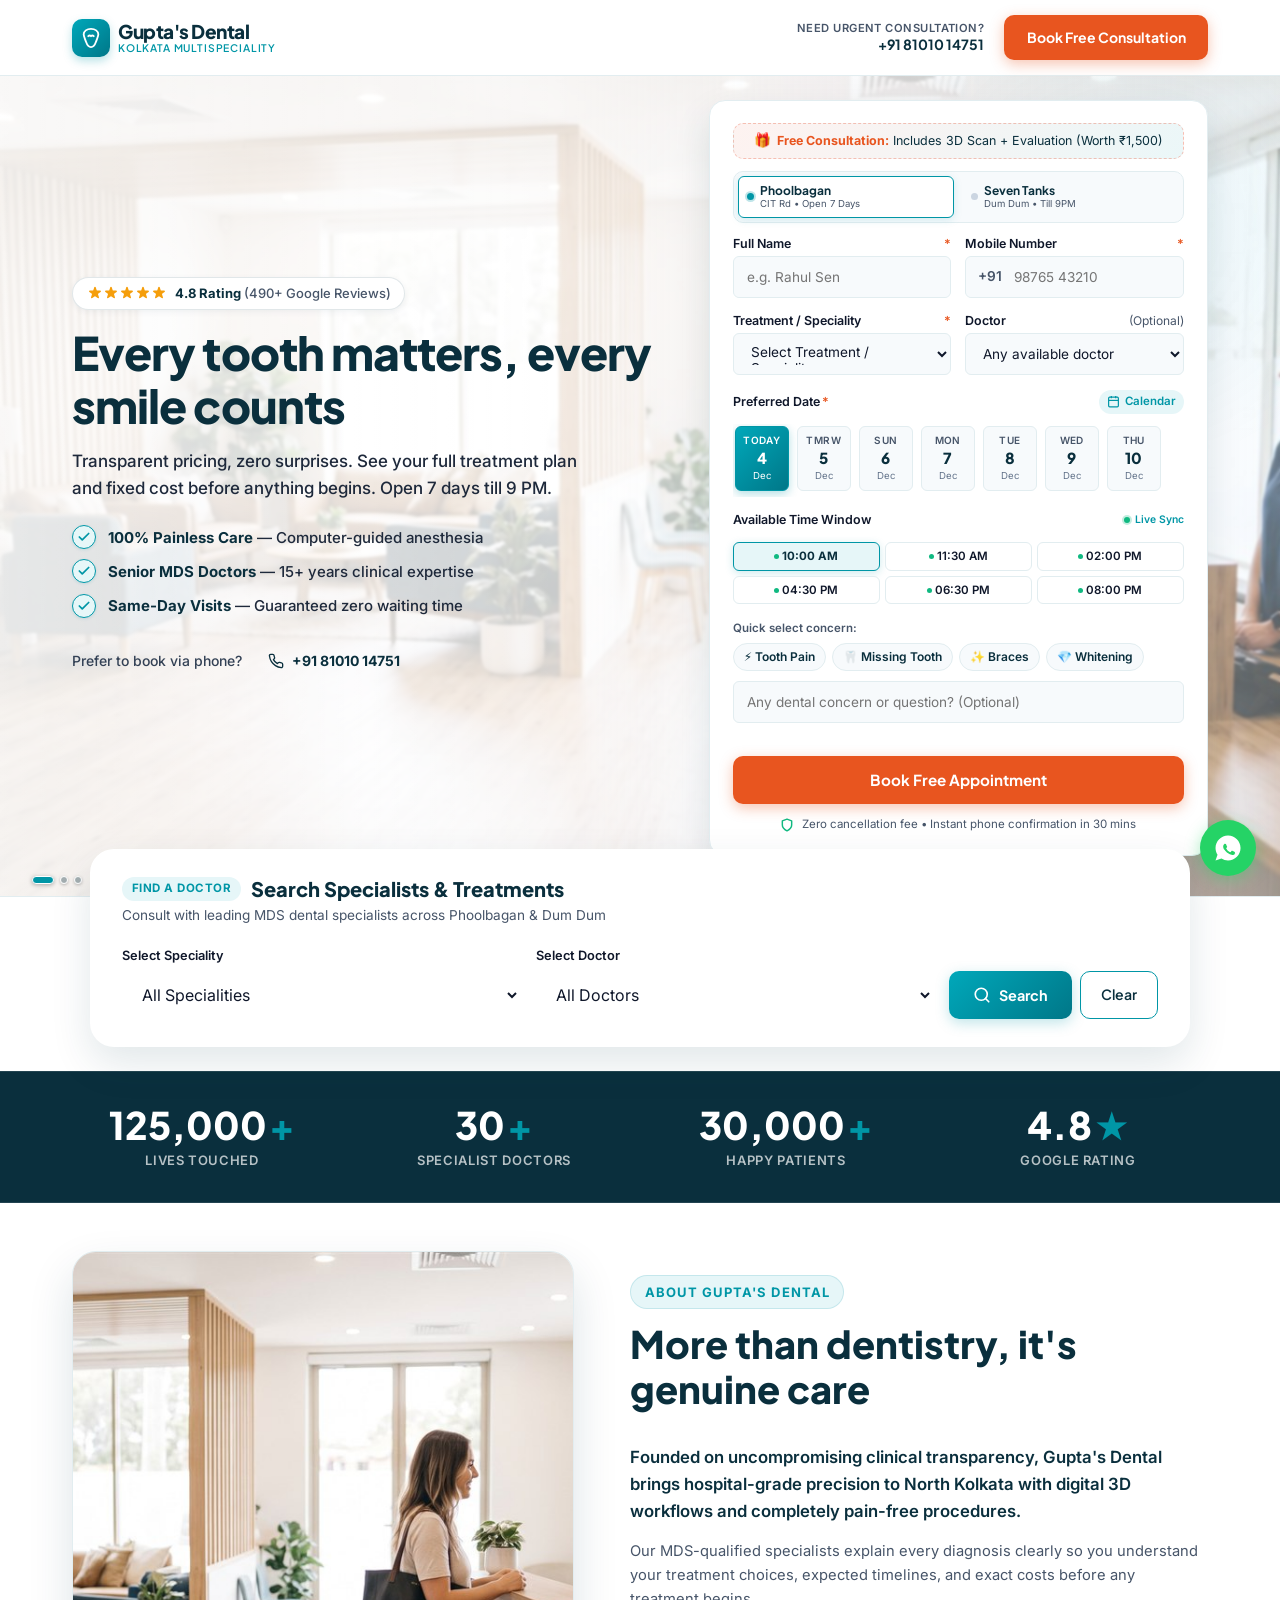
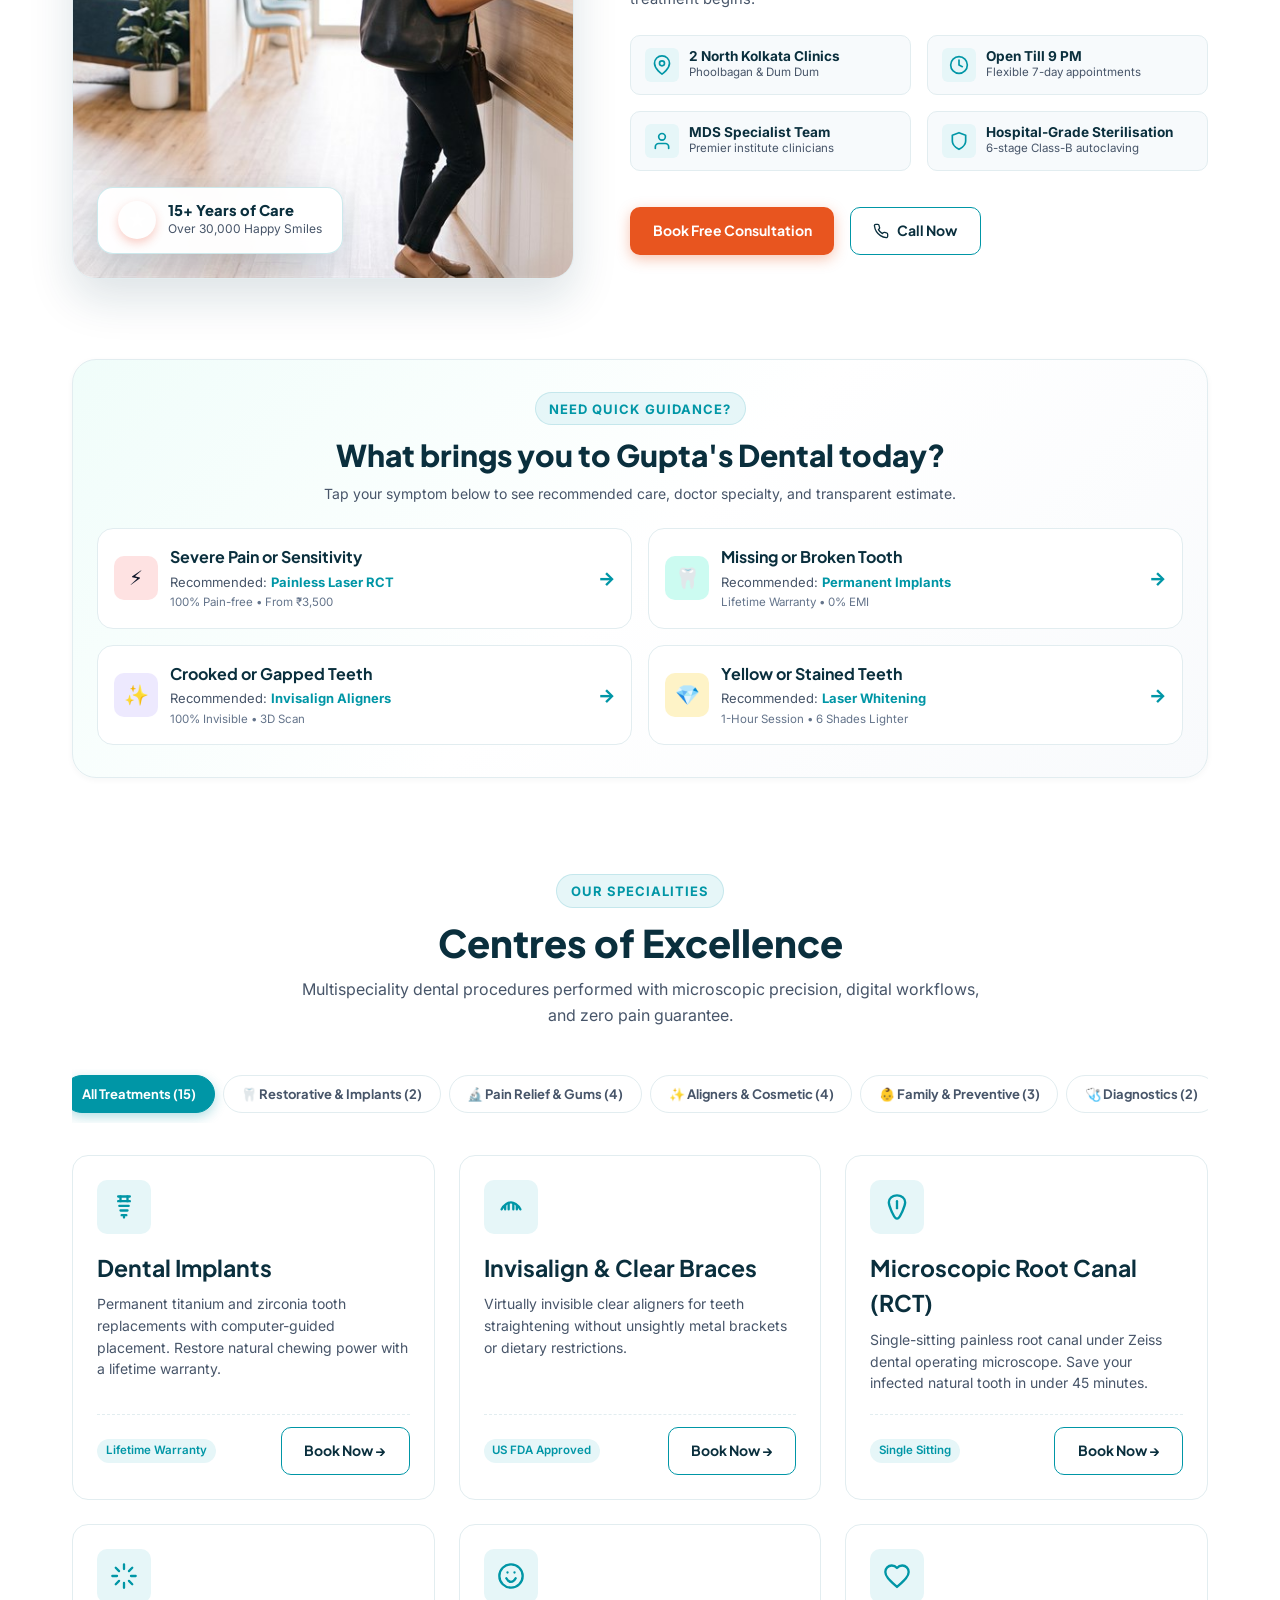
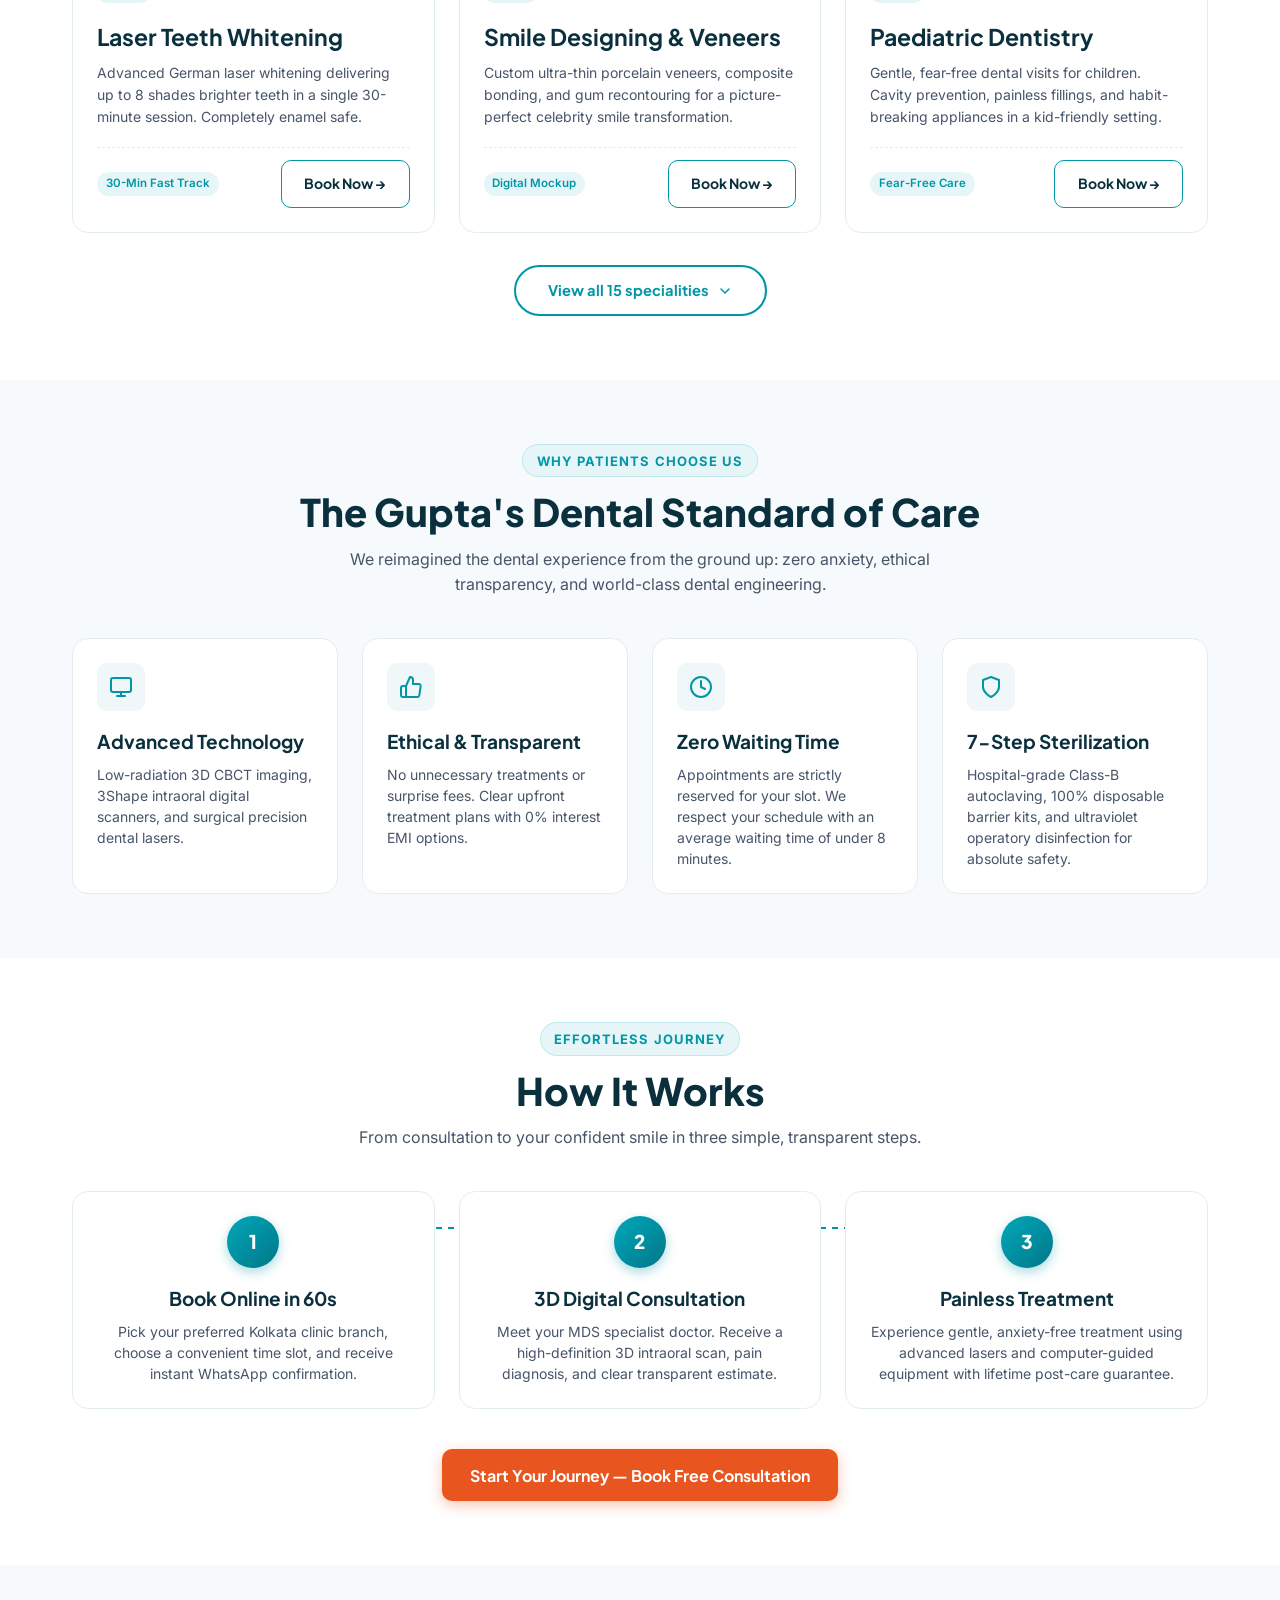
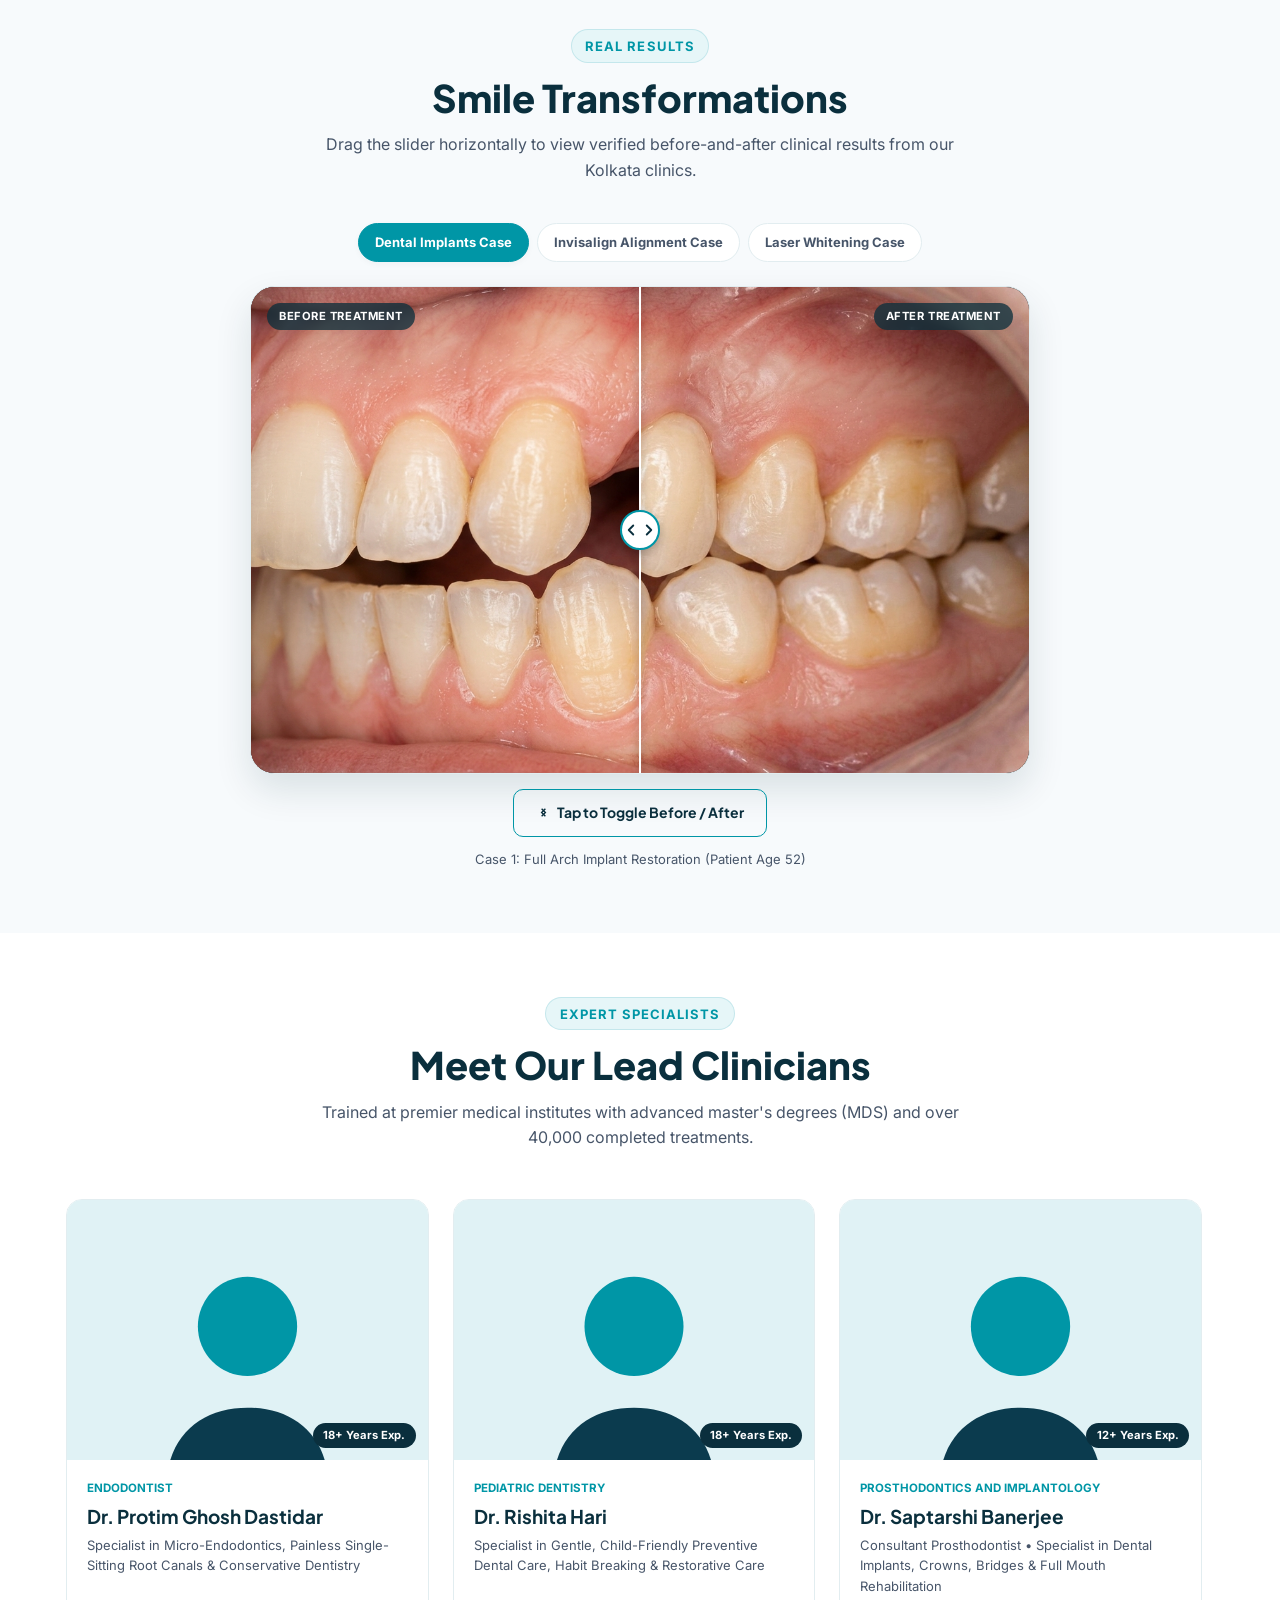
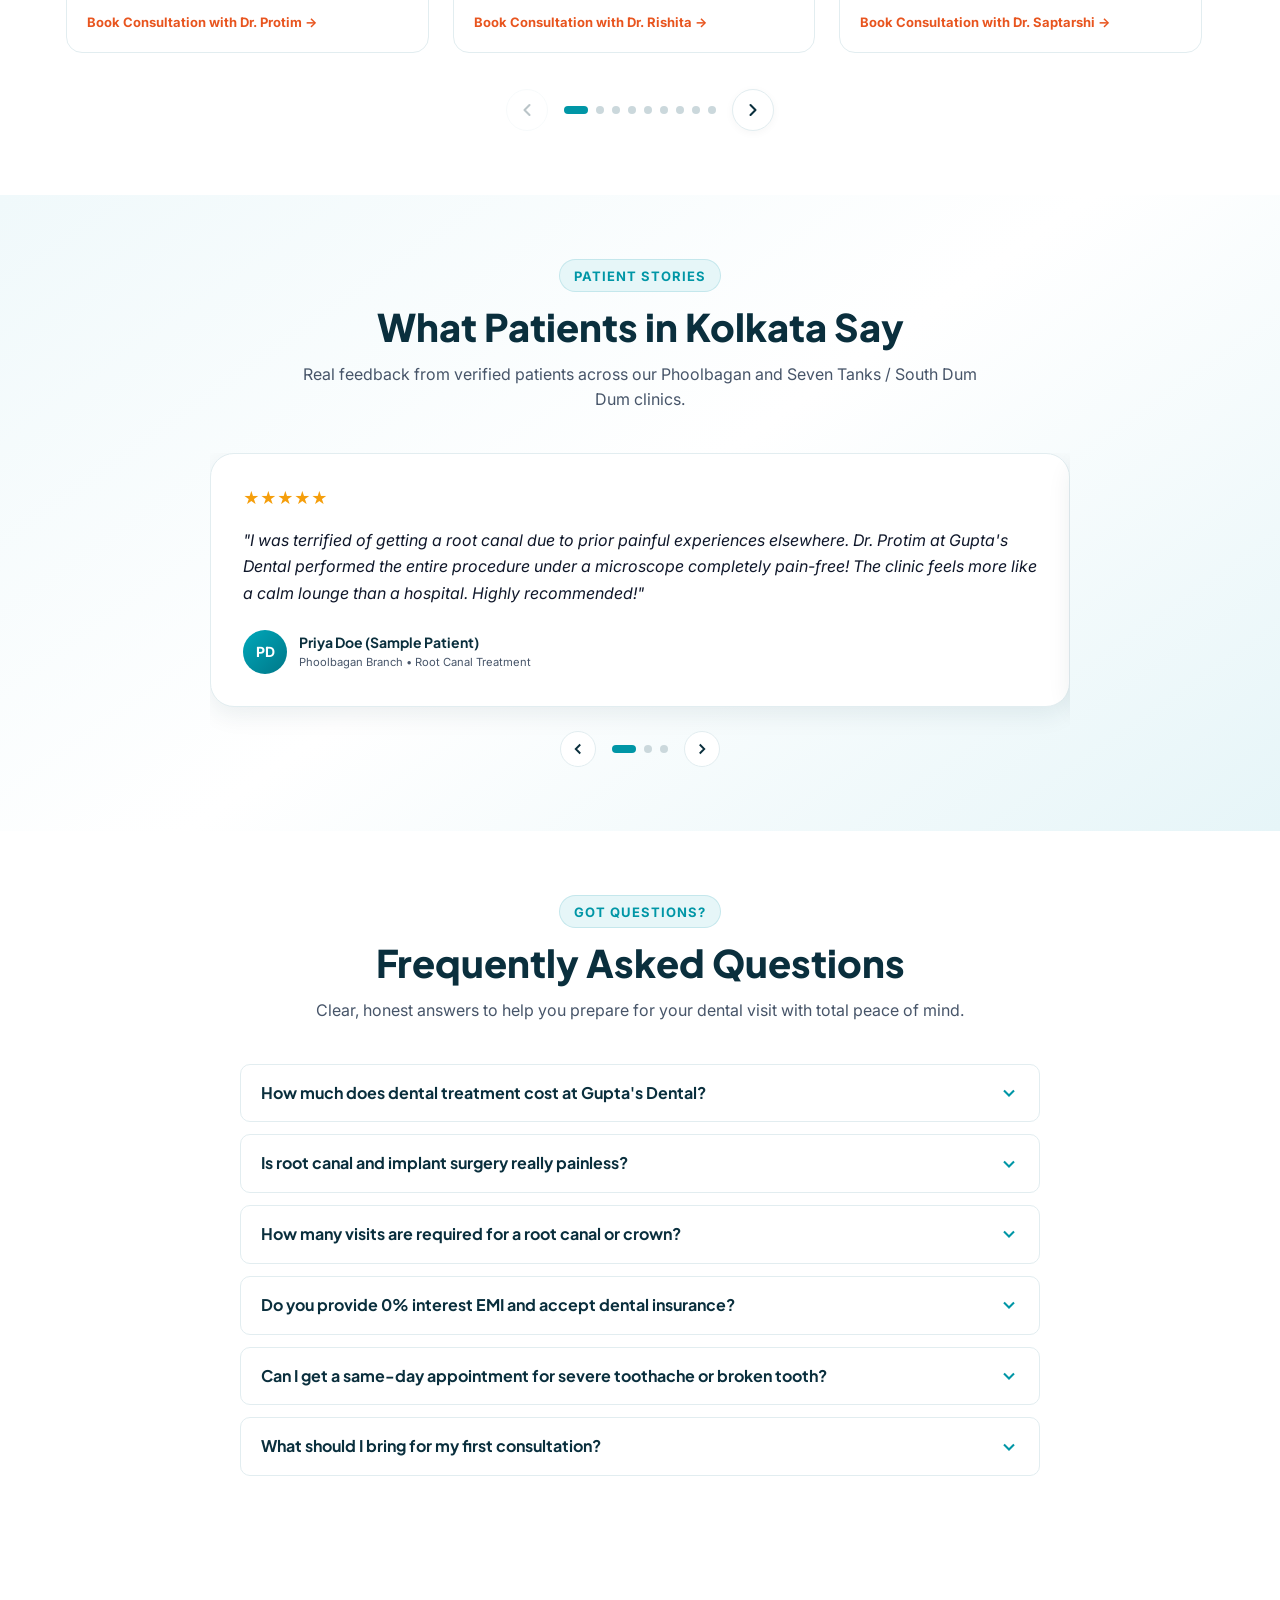
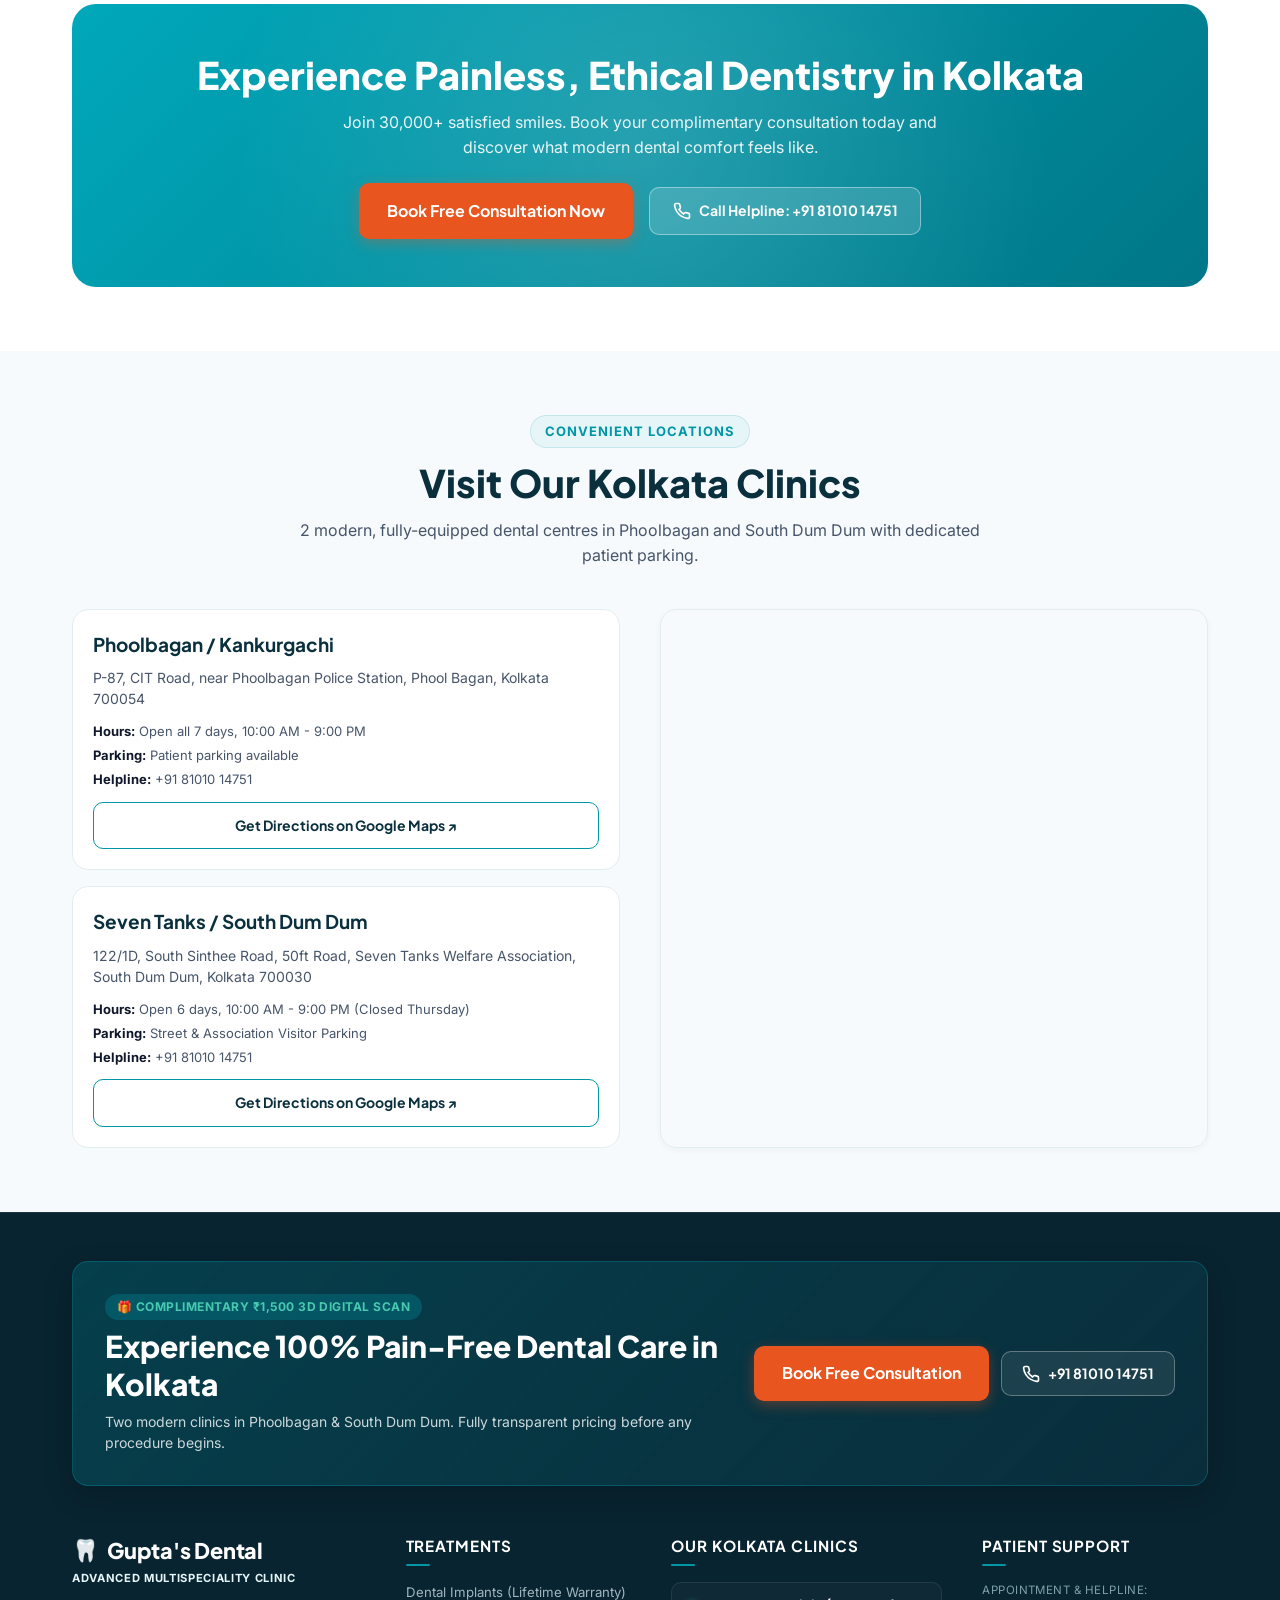
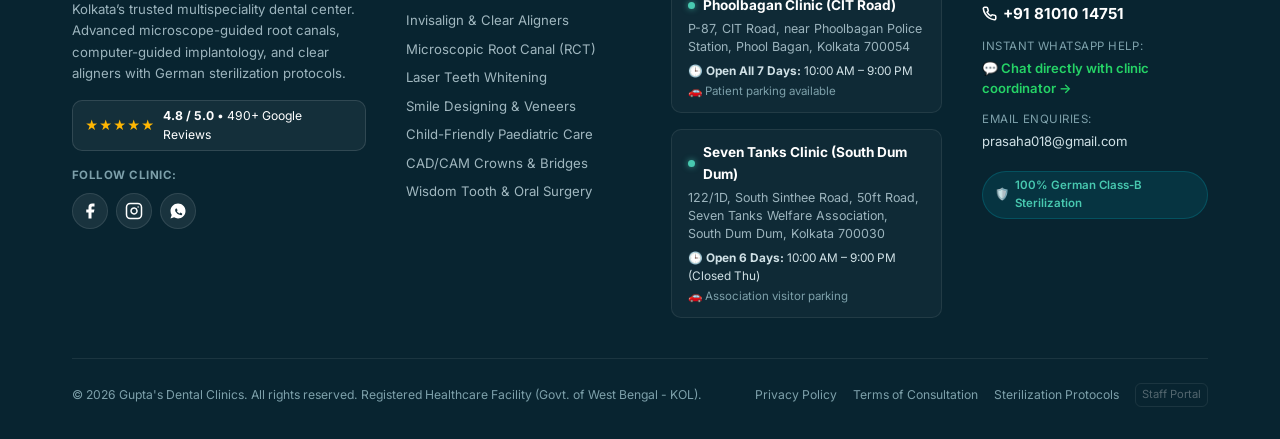
<file: index.html>
<!DOCTYPE html>
<html lang="en">

<head>
    <meta charset="UTF-8">
    <meta name="viewport" content="width=device-width, initial-scale=1.0">

    <!-- SEO Meta Tags -->
    <title>Gupta's Dental | Advanced Painless Dental Care & Implants in Kolkata</title>
    <meta name="description"
        content="Book a free consultation at Gupta's Dental, Kolkata's premier clinic for dental implants, Invisalign clear aligners, painless root canals, and teeth whitening. Branches in Phoolbagan / Kankurgachi and Seven Tanks / South Dum Dum.">
    <meta name="keywords"
        content="Guptas Dental, Gupta's Dental Kolkata, dental clinic Phoolbagan, dental clinic South Dum Dum, dentist Kankurgachi, dentist Seven Tanks, dental implants Kolkata, root canal Kolkata">
    <link rel="canonical" href="https://guptadental.vercel.app/">

    <!-- Favicon & App Icons -->
    <link rel="icon" type="image/svg+xml" href="favicon.svg">
    <link rel="icon" type="image/png" sizes="64x64" href="favicon.png">
    <link rel="apple-touch-icon" sizes="180x180" href="apple-touch-icon.png">
    <meta name="theme-color" content="#0d9488">

    <!-- Open Graph / Social Sharing -->
    <meta property="og:type" content="website">
    <meta property="og:title" content="Gupta's Dental | Your Smile, Our Priority">
    <meta property="og:description"
        content="Kolkata's trusted multispeciality dental clinic in Phoolbagan and South Dum Dum. 30+ specialists, painless procedures, 4.8★ Google rating. Book your free consultation today.">
    <meta property="og:url" content="https://guptadental.vercel.app/">
    <meta property="og:image" content="https://guptadental.vercel.app/images/og-preview.jpg">
    <meta name="twitter:card" content="summary_large_image">
    <meta name="twitter:image" content="https://guptadental.vercel.app/images/og-preview.jpg">

    <!-- Google Fonts Preconnect -->
    <link rel="preconnect" href="https://fonts.googleapis.com">
    <link rel="preconnect" href="https://fonts.gstatic.com" crossorigin>
    <link
        href="https://fonts.googleapis.com/css2?family=Inter:wght@400;500;600&family=Plus+Jakarta+Sans:wght@600;700;800&display=swap"
        rel="stylesheet">

    <link rel="stylesheet" href="style.css">

    <!-- LocalBusiness Schema (JSON-LD) for Dental Clinic -->
    <script type="application/ld+json">
  {
    "@context": "https://schema.org",
    "@type": "Dentist",
    "name": "Gupta's Dental",
    "url": "https://guptadental.vercel.app/",
    "image": "https://guptadental.vercel.app/images/clinic.jpg",
    "telephone": "+91-81010-14751",
    "email": "prasaha018@gmail.com",
    "priceRange": "₹₹",
    "address": {
      "@type": "PostalAddress",
      "streetAddress": "P-87, CIT Road, near Phoolbagan Police Station, Phool Bagan",
      "addressLocality": "Kolkata",
      "addressRegion": "West Bengal",
      "postalCode": "700054",
      "addressCountry": "IN"
    },
    "geo": {
      "@type": "GeoCoordinates",
      "latitude": "22.575677",
      "longitude": "88.390544"
    },
      "latitude": "22.550239",
      "longitude": "88.351230"
    },
    "openingHoursSpecification": {
      "@type": "OpeningHoursSpecification",
      "dayOfWeek": ["Monday", "Tuesday", "Wednesday", "Thursday", "Friday", "Saturday", "Sunday"],
      "opens": "09:00",
      "closes": "21:00"
    },
    "aggregateRating": {
      "@type": "AggregateRating",
      "ratingValue": "4.8",
      "reviewCount": "490"
    }
  }
  </script>
</head>

<body>

    <!-- ========================================================================
       SECTION 1: Minimal Sticky Header
       ======================================================================== -->
    <header class="site-header" role="banner">
        <div class="container header-container">

            <!-- Brand Logo Left -->
            <a href="#" class="brand-logo" aria-label="Gupta's Dental Home">
                <div class="brand-icon-box" aria-hidden="true">
                    <!-- Medical Tooth SVG Icon -->
                    <svg width="22" height="22" viewBox="0 0 24 24" fill="none" stroke="currentColor" stroke-width="2"
                        stroke-linecap="round" stroke-linejoin="round">
                        <path
                            d="M12 2C7.5 2 4 4.5 4 8c0 2.5 1.5 5 2.5 8 .8 2.3 2 6 5.5 6s4.7-3.7 5.5-6c1-3 2.5-5.5 2.5-8 0-3.5-3.5-6-8-6z">
                        </path>
                        <path d="M9 10c1-1 2-1 3 0 1-1 2-1 3 0"></path>
                    </svg>
                </div>
                <div class="brand-text">
                    <!-- PLACEHOLDER: Brand Name & Tagline -->
                    <span class="brand-title" data-brand-name>Gupta's Dental</span>
                    <span class="brand-tag">Kolkata Multispeciality</span>
                </div>
            </a>

            <!-- Header Actions Right -->
            <div class="header-actions">
                <!-- Desktop Phone Display -->
                <a href="tel:+918101014751" class="header-phone-text" data-brand-tel aria-label="Call Gupta's Dental">
                    <span class="header-phone-label">Need urgent consultation?</span>
                    <span class="header-phone-number" data-brand-phone>+91 81010 14751</span>
                </a>

                <!-- Mobile Tap-to-Call Icon Button -->
                <a href="tel:+918101014751" class="header-call-btn" data-brand-tel
                    aria-label="Tap to Call Dental Clinic">
                    <svg width="18" height="18" viewBox="0 0 24 24" fill="none" stroke="currentColor" stroke-width="2.2"
                        stroke-linecap="round" stroke-linejoin="round">
                        <path
                            d="M22 16.92v3a2 2 0 0 1-2.18 2 19.79 19.79 0 0 1-8.63-3.07 19.5 19.5 0 0 1-6-6 19.79 19.79 0 0 1-3.07-8.67A2 2 0 0 1 4.11 2h3a2 2 0 0 1 2 1.72 12.84 12.84 0 0 0 .7 2.81 2 2 0 0 1-.45 2.11L8.09 9.91a16 16 0 0 0 6 6l1.27-1.27a2 2 0 0 1 2.11-.45 12.84 12.84 0 0 0 2.81.7A2 2 0 0 1 22 16.92z">
                        </path>
                    </svg>
                </a>

                <!-- Primary Header CTA Button -->
                <button type="button" class="btn btn-cta" data-scroll-to-form>
                    Book Free Consultation
                </button>
            </div>

        </div>
    </header>

    <main id="main-content">

        <!-- ========================================================================
         SECTION 2: Hero with Direct Booking Form (Above The Fold)
         ======================================================================== -->
        <section class="hero-section" id="hero" aria-labelledby="hero-title">
            <!-- Hero Auto-Sliding Background Images -->
            <!-- PLACEHOLDER: Hero Clinic Background Carousel (Image1, image2, Image3) -->
            <div class="hero-bg-slider" id="hero-bg-slider" aria-hidden="true">
                <div class="hero-bg-track" id="hero-bg-track">
                    <div class="hero-bg-slide active">
                        <picture>
                            <source srcset="images/Image1-web.jpg" type="image/jpeg">
                            <img src="images/Image1.png" alt="" fetchpriority="high">
                        </picture>
                    </div>
                    <div class="hero-bg-slide">
                        <picture>
                            <source srcset="images/image2-web.jpg" type="image/jpeg">
                            <img src="images/image2.png" alt="" loading="lazy">
                        </picture>
                    </div>
                    <div class="hero-bg-slide">
                        <picture>
                            <source srcset="images/Image3-web.jpg" type="image/jpeg">
                            <img src="images/Image3.png" alt="" loading="lazy">
                        </picture>
                    </div>
                </div>
                <!-- High-contrast medical scrim overlay -->
                <div class="hero-bg-overlay"></div>
                <!-- Subtle background slide indicator dots -->
                <div class="hero-bg-indicators" id="hero-bg-indicators"></div>
            </div>

            <div class="container hero-container">
                <div class="hero-grid">

                    <!-- Left Column: Trust, Headline, Bullets -->
                    <div class="hero-content">

                        <!-- Google Review Rating Badge -->
                        <div class="rating-badge" role="region" aria-label="Google Patient Rating">
                            <div class="stars" aria-hidden="true">
                                <!-- 5 Stars SVG -->
                                <svg width="16" height="16" fill="currentColor" viewBox="0 0 20 20">
                                    <path
                                        d="M9.049 2.927c.3-.921 1.603-.921 1.902 0l1.07 3.292a1 1 0 00.95.69h3.462c.969 0 1.371 1.24.588 1.81l-2.8 2.034a1 1 0 00-.364 1.118l1.07 3.292c.3.921-.755 1.688-1.54 1.118l-2.8-2.034a1 1 0 00-1.175 0l-2.8 2.034c-.784.57-1.838-.197-1.539-1.118l1.07-3.292a1 1 0 00-.364-1.118L2.98 8.72c-.783-.57-.38-1.81.588-1.81h3.461a1 1 0 00.951-.69l1.07-3.292z" />
                                </svg>
                                <svg width="16" height="16" fill="currentColor" viewBox="0 0 20 20">
                                    <path
                                        d="M9.049 2.927c.3-.921 1.603-.921 1.902 0l1.07 3.292a1 1 0 00.95.69h3.462c.969 0 1.371 1.24.588 1.81l-2.8 2.034a1 1 0 00-.364 1.118l1.07 3.292c.3.921-.755 1.688-1.54 1.118l-2.8-2.034a1 1 0 00-1.175 0l-2.8 2.034c-.784.57-1.838-.197-1.539-1.118l1.07-3.292a1 1 0 00-.364-1.118L2.98 8.72c-.783-.57-.38-1.81.588-1.81h3.461a1 1 0 00.951-.69l1.07-3.292z" />
                                </svg>
                                <svg width="16" height="16" fill="currentColor" viewBox="0 0 20 20">
                                    <path
                                        d="M9.049 2.927c.3-.921 1.603-.921 1.902 0l1.07 3.292a1 1 0 00.95.69h3.462c.969 0 1.371 1.24.588 1.81l-2.8 2.034a1 1 0 00-.364 1.118l1.07 3.292c.3.921-.755 1.688-1.54 1.118l-2.8-2.034a1 1 0 00-1.175 0l-2.8 2.034c-.784.57-1.838-.197-1.539-1.118l1.07-3.292a1 1 0 00-.364-1.118L2.98 8.72c-.783-.57-.38-1.81.588-1.81h3.461a1 1 0 00.951-.69l1.07-3.292z" />
                                </svg>
                                <svg width="16" height="16" fill="currentColor" viewBox="0 0 20 20">
                                    <path
                                        d="M9.049 2.927c.3-.921 1.603-.921 1.902 0l1.07 3.292a1 1 0 00.95.69h3.462c.969 0 1.371 1.24.588 1.81l-2.8 2.034a1 1 0 00-.364 1.118l1.07 3.292c.3.921-.755 1.688-1.54 1.118l-2.8-2.034a1 1 0 00-1.175 0l-2.8 2.034c-.784.57-1.838-.197-1.539-1.118l1.07-3.292a1 1 0 00-.364-1.118L2.98 8.72c-.783-.57-.38-1.81.588-1.81h3.461a1 1 0 00.951-.69l1.07-3.292z" />
                                </svg>
                                <svg width="16" height="16" fill="currentColor" viewBox="0 0 20 20">
                                    <path
                                        d="M9.049 2.927c.3-.921 1.603-.921 1.902 0l1.07 3.292a1 1 0 00.95.69h3.462c.969 0 1.371 1.24.588 1.81l-2.8 2.034a1 1 0 00-.364 1.118l1.07 3.292c.3.921-.755 1.688-1.54 1.118l-2.8-2.034a1 1 0 00-1.175 0l-2.8 2.034c-.784.57-1.838-.197-1.539-1.118l1.07-3.292a1 1 0 00-.364-1.118L2.98 8.72c-.783-.57-.38-1.81.588-1.81h3.461a1 1 0 00.951-.69l1.07-3.292z" />
                                </svg>
                            </div>
                            <!-- PLACEHOLDER: Rating statistics -->
                            <span class="rating-text"><strong>4.8</strong> Rating <span class="rating-source">(490+
                                    Google Reviews)</span></span>
                        </div>

                        <!-- Main Headline -->
                        <h1 id="hero-title" class="hero-headline">
                            Every tooth matters,
                            every smile counts
                        </h1>

                        <!-- One-Line Subheading -->
                        <!-- PLACEHOLDER: Hero Subheading Text -->
                        <p class="hero-subhead">
                            Transparent pricing, zero surprises. See your full treatment plan and fixed cost before
                            anything begins. Open 7 days till 9 PM.
                        </p>

                        <!-- Trust Highlights Bar (Inline on Mobile, Bullets on Desktop) -->
                        <div class="hero-trust-chips" aria-label="Key Clinic Features">
                            <span class="trust-chip"><svg width="13" height="13" viewBox="0 0 24 24" fill="none"
                                    stroke="currentColor" stroke-width="3">
                                    <polyline points="20 6 9 17 4 12"></polyline>
                                </svg> 100% Painless</span>
                            <span class="trust-chip"><svg width="13" height="13" viewBox="0 0 24 24" fill="none"
                                    stroke="currentColor" stroke-width="3">
                                    <polyline points="20 6 9 17 4 12"></polyline>
                                </svg> MDS Specialists</span>
                            <span class="trust-chip"><svg width="13" height="13" viewBox="0 0 24 24" fill="none"
                                    stroke="currentColor" stroke-width="3">
                                    <polyline points="20 6 9 17 4 12"></polyline>
                                </svg> Zero Wait Time</span>
                        </div>

                        <!-- 3 Trust Bullets (Desktop Only) -->
                        <ul class="hero-bullets desktop-only">
                            <li class="hero-bullet-item">
                                <span class="bullet-icon" aria-hidden="true">
                                    <svg width="14" height="14" viewBox="0 0 24 24" fill="none" stroke="currentColor"
                                        stroke-width="3" stroke-linecap="round" stroke-linejoin="round">
                                        <polyline points="20 6 9 17 4 12"></polyline>
                                    </svg>
                                </span>
                                <span><strong>100% Painless Care</strong> — Computer-guided anesthesia</span>
                            </li>
                            <li class="hero-bullet-item">
                                <span class="bullet-icon" aria-hidden="true">
                                    <svg width="14" height="14" viewBox="0 0 24 24" fill="none" stroke="currentColor"
                                        stroke-width="3" stroke-linecap="round" stroke-linejoin="round">
                                        <polyline points="20 6 9 17 4 12"></polyline>
                                    </svg>
                                </span>
                                <span><strong>Senior MDS Doctors</strong> — 15+ years clinical expertise</span>
                            </li>
                            <li class="hero-bullet-item">
                                <span class="bullet-icon" aria-hidden="true">
                                    <svg width="14" height="14" viewBox="0 0 24 24" fill="none" stroke="currentColor"
                                        stroke-width="3" stroke-linecap="round" stroke-linejoin="round">
                                        <polyline points="20 6 9 17 4 12"></polyline>
                                    </svg>
                                </span>
                                <span><strong>Same-Day Visits</strong> — Guaranteed zero waiting time</span>
                            </li>
                        </ul>

                        <!-- Quick Direct Call Prompt (Desktop Only) -->
                        <div class="hero-quick-call desktop-only">
                            <span>Prefer to book via phone?</span>
                            <a href="tel:+918101014751" class="btn-phone" data-brand-tel>
                                <svg width="16" height="16" viewBox="0 0 24 24" fill="none" stroke="currentColor"
                                    stroke-width="2" stroke-linecap="round" stroke-linejoin="round">
                                    <path
                                        d="M22 16.92v3a2 2 0 0 1-2.18 2 19.79 19.79 0 0 1-8.63-3.07 19.5 19.5 0 0 1-6-6 19.79 19.79 0 0 1-3.07-8.67A2 2 0 0 1 4.11 2h3a2 2 0 0 1 2 1.72 12.84 12.84 0 0 0 .7 2.81 2 2 0 0 1-.45 2.11L8.09 9.91a16 16 0 0 0 6 6l1.27-1.27a2 2 0 0 1 2.11-.45 12.84 12.84 0 0 0 2.81.7A2 2 0 0 1 22 16.92z">
                                    </path>
                                </svg>
                                <strong data-brand-phone>+91 81010 14751</strong>
                            </a>
                        </div>

                    </div>

                    <!-- Right Column: Hero High-Converting Booking Form Card -->
                    <div class="booking-card" id="booking-card" aria-labelledby="booking-form-heading">

                        <div class="booking-header">
                            <div class="booking-offer-pill">
                                <span class="badge-icon">🎁</span>
                                <span><strong>Free Consultation:</strong> Includes 3D Scan + Evaluation (Worth
                                    ₹1,500)</span>
                            </div>
                            <h2 id="booking-form-heading" class="visually-hidden">Book Free Consultation</h2>

                            <!-- Interactive Branch Segment Selector (Mobile-First Touch) -->
                            <div class="branch-segment" id="branch-segment" role="tablist"
                                aria-label="Select Clinic Branch">
                                <button type="button" class="branch-pill is-active"
                                    data-branch="Phoolbagan / Kankurgachi" role="tab" aria-selected="true">
                                    <span class="branch-pill-dot"></span>
                                    <span class="branch-pill-body">
                                        <span class="branch-pill-title">Phoolbagan</span>
                                        <span class="branch-pill-sub">CIT Rd • Open 7 Days</span>
                                    </span>
                                </button>
                                <button type="button" class="branch-pill" data-branch="Seven Tanks / South Dum Dum"
                                    role="tab" aria-selected="false">
                                    <span class="branch-pill-dot"></span>
                                    <span class="branch-pill-body">
                                        <span class="branch-pill-title">Seven Tanks</span>
                                        <span class="branch-pill-sub">Dum Dum • Till 9PM</span>
                                    </span>
                                </button>
                            </div>
                        </div>

                        <!-- Booking Form Component -->
                        <form id="booking-form" novalidate>

                            <!-- Anti-Spam Honeypot Field -->
                            <div class="hp-field" aria-hidden="true">
                                <label for="form-website">Leave blank</label>
                                <input type="text" id="form-website" name="website" tabindex="-1" autocomplete="off">
                            </div>

                            <div class="form-grid">

                                <!-- Row 1: Full Name & Mobile Number (2-Col) -->
                                <div class="form-grid-2col">
                                    <div class="form-group">
                                        <label for="form-name" class="form-label">
                                            Full Name <span class="req" aria-hidden="true">*</span>
                                        </label>
                                        <input type="text" id="form-name" class="form-control"
                                            placeholder="e.g. Rahul Sen" required autocomplete="name">
                                        <div class="form-error-msg" id="error-name" role="alert"></div>
                                    </div>

                                    <div class="form-group">
                                        <label for="form-phone" class="form-label">
                                            Mobile Number <span class="req" aria-hidden="true">*</span>
                                        </label>
                                        <div class="phone-input-wrap">
                                            <span class="phone-prefix" aria-hidden="true">+91</span>
                                            <input type="tel" id="form-phone" class="form-control"
                                                placeholder="98765 43210" maxlength="10" required autocomplete="tel">
                                        </div>
                                        <div class="form-error-msg" id="error-phone" role="alert"></div>
                                    </div>
                                </div>

                                <!-- Row 2: Treatment & Preferred Doctor (2-Column Grid!) -->
                                <div class="form-grid-2col">
                                    <!-- Treatment Selection -->
                                    <div class="form-group">
                                        <label for="form-treatment" class="form-label">
                                            Treatment / Speciality <span class="req" aria-hidden="true">*</span>
                                        </label>
                                        <select id="form-treatment" class="form-control" required>
                                            <option value="">Select Treatment / Speciality</option>
                                            <!-- Populated via script.js from CLINIC_CONFIG -->
                                        </select>
                                        <div class="form-error-msg" id="error-treatment" role="alert"></div>
                                    </div>

                                    <!-- Preferred Doctor (Optional, Dynamically Filtered) -->
                                    <div class="form-group" id="group-form-doctor">
                                        <label for="form-doctor" class="form-label">
                                            Doctor <span class="opt-label">(Optional)</span>
                                        </label>
                                        <select id="form-doctor" class="form-control">
                                            <option value="">Any available doctor</option>
                                            <!-- Populated via script.js -->
                                        </select>
                                        <div class="form-hint-msg" id="doctor-hint-msg" style="display: none;">
                                            Assigned by clinic
                                        </div>
                                    </div>
                                </div>

                                <!-- Hidden Clinic Branch Dropdown (Synchronized with Branch Segment) -->
                                <div class="form-group" style="display: none;" aria-hidden="true">
                                    <label for="form-branch">Clinic Branch</label>
                                    <select id="form-branch" class="form-control">
                                        <option value="Phoolbagan / Kankurgachi" selected>Phoolbagan / Kankurgachi</option>
                                        <option value="Seven Tanks / South Dum Dum">Seven Tanks / South Dum Dum</option>
                                    </select>
                                    <div class="form-error-msg" id="error-branch" role="alert"></div>
                                </div>

                                <!-- Preferred Date (Horizontal Quick Date Strip + Picker) -->
                                <div class="form-group date-picker-group">
                                    <div class="date-header-row">
                                        <label for="form-date" class="form-label">
                                            Preferred Date <span class="req" aria-hidden="true">*</span>
                                        </label>
                                        <label for="form-date" class="date-picker-trigger" title="Select custom date">
                                            <svg width="13" height="13" viewBox="0 0 24 24" fill="none"
                                                stroke="currentColor" stroke-width="2.2">
                                                <rect x="3" y="4" width="18" height="18" rx="2" ry="2"></rect>
                                                <line x1="16" y1="2" x2="16" y2="6"></line>
                                                <line x1="8" y1="2" x2="8" y2="6"></line>
                                                <line x1="3" y1="10" x2="21" y2="10"></line>
                                            </svg>
                                            <span>Calendar</span>
                                        </label>
                                    </div>
                                    <!-- Dynamic 7-Day Mobile Quick Date Strip -->
                                    <div class="quick-dates-scroll" id="quick-dates-strip" role="radiogroup"
                                        aria-label="Select Date">
                                        <!-- Built dynamically in script.js -->
                                    </div>
                                    <input type="date" id="form-date" class="form-control date-input-hidden" required>
                                    <div class="form-error-msg" id="error-date" role="alert"></div>
                                </div>

                                <!-- Available Time Window (Visual Touch Chips + Select) -->
                                <div class="form-group slot-picker-group">
                                    <div class="slot-header-row">
                                        <label for="form-slot" class="form-label">
                                            Available Time Window
                                        </label> 
                                        <span class="slot-live-status">
                                            <span class="slot-live-dot"></span> Live Sync
                                        </span>
                                    </div>
                                    <select id="form-slot" class="form-control slot-select-hidden">
                                    </select>
                                    <div class="slot-chips-grid" id="slot-chips-grid" role="radiogroup"
                                        aria-label="Select Time Slot">
                                    </div>
                                    <div class="form-error-msg" id="error-slot" role="alert"></div>
                                </div> 

                                <!-- Row 4: Quick Concern Tags & Optional Note -->
                                <div class="form-group concern-input-group">
                                    <div class="quick-concerns-box">
                                        <span class="quick-concerns-label">Quick select concern:</span>
                                        <div class="quick-concerns-list">
                                            <button type="button" class="concern-pill"
                                                data-concern-treatment="Microscopic Root Canal (RCT)"
                                                data-concern-text="Severe toothache / sensitivity">⚡ Tooth Pain</button>
                                            <button type="button" class="concern-pill"
                                                data-concern-treatment="Dental Implants"
                                                data-concern-text="Missing tooth replacement">🦷 Missing Tooth</button>
                                            <button type="button" class="concern-pill"
                                                data-concern-treatment="Invisalign & Clear Braces"
                                                data-concern-text="Looking for clear braces">✨ Braces</button>
                                            <button type="button" class="concern-pill"
                                                data-concern-treatment="Laser Teeth Whitening"
                                                data-concern-text="Yellow stains / whitening">💎 Whitening</button>
                                        </div>
                                    </div>
                                    <input type="text" id="form-message" class="form-control"
                                        placeholder="Any dental concern or question? (Optional)">
                                </div>

                                <div class="form-error-msg" id="error-form" role="alert"></div>

                                <!-- Submit Button -->
                                <button type="submit" id="form-submit-btn" class="btn btn-cta btn-block">
                                    Book Free Appointment
                                </button>

                            </div>

                            <!-- Reassurance Micro-Copy -->
                            <div class="form-trust-note">
                                <svg width="14" height="14" viewBox="0 0 24 24" fill="none" stroke="currentColor"
                                    stroke-width="2.5" stroke-linecap="round" stroke-linejoin="round">
                                    <path d="M12 22s8-4 8-10V5l-8-3-8 3v7c0 6 8 10 8 10z"></path>
                                </svg>
                                <span>Zero cancellation fee • Instant phone confirmation in 30 mins</span>
                            </div>

                        </form>

                        <!-- Success State Screen (Replaces Form on Submission) -->
                        <div id="booking-success-card" class="booking-success-card" role="alert" aria-live="polite">
                            <div class="success-icon-wrap" aria-hidden="true">
                                <svg width="34" height="34" viewBox="0 0 24 24" fill="none" stroke="currentColor"
                                    stroke-width="3" stroke-linecap="round" stroke-linejoin="round">
                                    <polyline points="20 6 9 17 4 12"></polyline>
                                </svg>
                            </div>
                            <h3 class="success-title">Consultation Reserved!</h3>
                            <p class="success-message">
                                Thank you! Our clinic coordinator will call you within <strong>30 minutes</strong> to
                                finalize your appointment time and doctor assignment.
                            </p>

                            <!-- Summary Card -->
                            <div class="booking-summary-box">
                                <div class="summary-row">
                                    <span class="summary-label">Booking ID:</span>
                                    <span class="summary-value" id="summary-booking-id"
                                        style="font-weight: 700; color: var(--primary); letter-spacing: 0.04em;">-</span>
                                </div>
                                <div class="summary-row">
                                    <span class="summary-label">Patient Name:</span>
                                    <span class="summary-value" id="summary-patient">-</span>
                                </div>
                                <div class="summary-row">
                                    <span class="summary-label">Phone:</span>
                                    <span class="summary-value" id="summary-phone">-</span>
                                </div>
                                <div class="summary-row">
                                    <span class="summary-label">Treatment:</span>
                                    <span class="summary-value" id="summary-treatment">-</span>
                                </div>
                                <div class="summary-row">
                                    <span class="summary-label">Doctor:</span>
                                    <span class="summary-value" id="summary-doctor">-</span>
                                </div>
                                <div class="summary-row">
                                    <span class="summary-label">Branch:</span>
                                    <span class="summary-value" id="summary-branch">-</span>
                                </div>
                                <div class="summary-row">
                                    <span class="summary-label">Date & Slot:</span>
                                    <span class="summary-value" id="summary-date">-</span>
                                </div>
                            </div>

                            <!-- 1-Tap WhatsApp Confirmation Button -->
                            <a id="btn-whatsapp-confirm" href="https://wa.me/918101014751"
                                class="btn btn-whatsapp btn-block" target="_blank" rel="noopener noreferrer"
                                style="margin-bottom: var(--space-3); padding: 0.75rem 1rem;">
                                <svg width="20" height="20" fill="currentColor" viewBox="0 0 24 24" aria-hidden="true">
                                    <path
                                        d="M12.031 6.172c-3.181 0-5.767 2.586-5.768 5.766-.001 1.298.38 2.27 1.019 3.287l-.582 2.128 2.182-.573c.978.58 1.911.928 3.145.929 3.178 0 5.767-2.587 5.768-5.766.001-3.187-2.575-5.77-5.764-5.771zm3.392 8.244c-.144.405-.837.774-1.17.824-.299.045-.677.063-1.092-.069-.252-.08-.575-.187-.988-.365-1.739-.751-2.874-2.502-2.961-2.617-.087-.116-.708-.94-.708-1.793s.448-1.273.607-1.446c.159-.173.346-.217.462-.217l.332.006c.106.005.249-.04.39.298.144.347.491 1.2.534 1.287.043.087.072.188.014.304-.058.116-.087.188-.173.289l-.26.304c-.087.086-.177.18-.076.354.101.174.449.741.964 1.201.662.591 1.221.774 1.394.86.173.086.275.072.376-.043.101-.116.433-.506.549-.68.116-.173.231-.145.39-.087s1.011.477 1.184.564.289.13.332.202c.045.072.045.419-.099.824zm-3.423-14.416c-6.627 0-12 5.373-12 12 0 2.155.57 4.175 1.564 5.925l-1.664 6.075 6.22-1.632c1.706.93 3.655 1.464 5.728 1.464 6.627 0 12-5.373 12-12 0-6.627-5.373-12-12-12z" />
                                </svg>
                                <span>Confirm Booking on WhatsApp</span>
                            </a>

                            <button type="button" class="btn btn-outline btn-block" id="btn-book-another">
                                Book Another Appointment
                            </button>
                        </div>

                    </div>

                </div>
            </div>
        </section>

        <!-- ========================================================================
         SECTION 2b: Hero Search Bar ("Find a Doctor" widget)
         ======================================================================== -->
        <section class="hero-search-section" id="hero-search-bar" aria-label="Find a Doctor or Speciality">
            <div class="container">
                <div class="hero-search-card">
                    <div class="hero-search-header">
                        <div class="hero-search-title-wrap">
                            <span class="hero-search-pill">Find a Doctor</span>
                            <h2 class="hero-search-title">Search Specialists &amp; Treatments</h2>
                        </div>
                        <p class="hero-search-subtitle">Consult with leading MDS dental specialists across Phoolbagan
                            &amp; Dum Dum</p>
                    </div>
                    <form class="hero-search-form" id="hero-search-form" onsubmit="return false;">
                        <div class="hero-search-fields">
                            <div class="hero-search-field">
                                <label for="search-speciality" class="hero-search-label">Select Speciality</label>
                                <div class="select-wrap">
                                    <select id="search-speciality" class="form-control hero-search-select"
                                        aria-label="Select Speciality">
                                        <option value="">All Specialities</option>
                                    </select>
                                </div>
                            </div>
                            <div class="hero-search-field">
                                <label for="search-doctor" class="hero-search-label">Select Doctor</label>
                                <div class="select-wrap">
                                    <select id="search-doctor" class="form-control hero-search-select"
                                        aria-label="Select Doctor">
                                        <option value="">All Doctors</option>
                                    </select>
                                </div>
                            </div>
                            <div class="hero-search-actions">
                                <button type="button" id="btn-hero-search" class="btn btn-primary hero-search-btn">
                                    <svg width="18" height="18" viewBox="0 0 24 24" fill="none" stroke="currentColor"
                                        stroke-width="2.2" stroke-linecap="round" stroke-linejoin="round"
                                        aria-hidden="true">
                                        <circle cx="11" cy="11" r="8"></circle>
                                        <line x1="21" y1="21" x2="16.65" y2="16.65"></line>
                                    </svg>
                                    <span>Search</span>
                                </button>
                                <button type="button" id="btn-hero-clear" class="btn btn-outline hero-clear-btn"
                                    aria-label="Clear search">
                                    <span>Clear</span>
                                </button>
                            </div>
                        </div>
                    </form>

                    <!-- Search Results Panel (Animated Expand, aria-live) -->
                    <div class="search-results-panel" id="search-results-panel" aria-live="polite"
                        style="display: none;">
                        <div class="search-results-header">
                            <h3 class="search-results-title" id="search-results-title">Available Doctors</h3>
                            <span class="search-results-count" id="search-results-count">0 specialists found</span>
                        </div>
                        <div class="search-results-grid" id="search-results-grid">
                            <!-- Populated dynamically via script.js -->
                        </div>
                    </div>
                </div>
            </div>
        </section>

        <!-- ========================================================================
         SECTION 3: Animated Trust Strip
         ======================================================================== -->
        <section class="trust-strip" aria-label="Clinic Statistics and Clinical Milestones">
            <div class="container">
                <div class="stats-grid">

                    <div class="stat-item">
                        <div class="stat-number-wrap">
                            <span class="stat-number" data-target="125000">0</span>
                            <span class="stat-suffix">+</span>
                        </div>
                        <!-- PLACEHOLDER: Stat Metric 1 -->
                        <span class="stat-label">Lives Touched</span>
                    </div>

                    <div class="stat-item">
                        <div class="stat-number-wrap">
                            <span class="stat-number" data-target="30">0</span>
                            <span class="stat-suffix">+</span>
                        </div>
                        <!-- PLACEHOLDER: Stat Metric 2 -->
                        <span class="stat-label">Specialist Doctors</span>
                    </div>

                    <div class="stat-item">
                        <div class="stat-number-wrap">
                            <span class="stat-number" data-target="30000">0</span>
                            <span class="stat-suffix">+</span>
                        </div>
                        <!-- PLACEHOLDER: Stat Metric 3 -->
                        <span class="stat-label">Happy Patients</span>
                    </div>

                    <div class="stat-item">
                        <div class="stat-number-wrap">
                            <span class="stat-number" data-target="4.8" data-decimal="true">0.0</span>
                            <span class="stat-suffix">★</span>
                        </div>
                        <!-- PLACEHOLDER: Stat Metric 4 -->
                        <span class="stat-label">Google Rating</span>
                    </div>

                </div>
            </div>
        </section>

        <!-- ========================================================================
         SECTION 3a: About Gupta's Dental ("More than dentistry, it's care")
         ======================================================================== -->
        <section class="section about-section" id="about" aria-labelledby="about-title">
            <div class="container">
                <div class="about-grid">
                    <!-- Left: Image Card with Floating Badge -->
                    <div class="about-visual animate-on-scroll">
                        <div class="about-image-card">
                            <img src="images/Image1-web.jpg"
                                alt="Gupta's Dental modern sterile clinical operatory in Kolkata" class="about-main-img"
                                loading="lazy" width="560" height="700">
                            <div class="about-floating-badge">
                                <span class="badge-star" aria-hidden="true">★</span>
                                <div class="badge-text">
                                    <strong>15+ Years of Care</strong>
                                    <span>Over 30,000 Happy Smiles</span>
                                </div>
                            </div>
                        </div>
                    </div>

                    <!-- Right: Content, 2x2 Details Grid, CTAs -->
                    <div class="about-content animate-on-scroll">
                        <div class="section-header about-header">
                            <span class="section-pill">About Gupta's Dental</span>
                            <h2 id="about-title" class="section-title">More than dentistry, it's genuine care</h2>
                        </div>
                        <p class="about-lead">
                            Founded on uncompromising clinical transparency, Gupta's Dental brings hospital-grade
                            precision to North Kolkata with digital 3D workflows and completely pain-free procedures.
                        </p>
                        <p class="about-desc">
                            Our MDS-qualified specialists explain every diagnosis clearly so you understand your
                            treatment choices, expected timelines, and exact costs before any treatment begins.
                        </p>

                        <!-- 2x2 Key Details Grid -->
                        <div class="about-details-grid">
                            <div class="about-detail-item">
                                <div class="detail-icon" aria-hidden="true">
                                    <svg width="20" height="20" viewBox="0 0 24 24" fill="none" stroke="currentColor"
                                        stroke-width="2" stroke-linecap="round" stroke-linejoin="round">
                                        <path d="M21 10c0 7-9 13-9 13s-9-6-9-13a9 9 0 0 1 18 0z"></path>
                                        <circle cx="12" cy="10" r="3"></circle>
                                    </svg>
                                </div>
                                <div class="detail-info">
                                    <h3 class="detail-title">2 North Kolkata Clinics</h3>
                                    <p class="detail-sub">Phoolbagan &amp; Dum Dum</p>
                                </div>
                            </div>

                            <div class="about-detail-item">
                                <div class="detail-icon" aria-hidden="true">
                                    <svg width="20" height="20" viewBox="0 0 24 24" fill="none" stroke="currentColor"
                                        stroke-width="2" stroke-linecap="round" stroke-linejoin="round">
                                        <circle cx="12" cy="12" r="10"></circle>
                                        <polyline points="12 6 12 12 16 14"></polyline>
                                    </svg>
                                </div>
                                <div class="detail-info">
                                    <h3 class="detail-title">Open Till 9 PM</h3>
                                    <p class="detail-sub">Flexible 7-day appointments</p>
                                </div>
                            </div>

                            <div class="about-detail-item">
                                <div class="detail-icon" aria-hidden="true">
                                    <svg width="20" height="20" viewBox="0 0 24 24" fill="none" stroke="currentColor"
                                        stroke-width="2" stroke-linecap="round" stroke-linejoin="round">
                                        <path d="M20 21v-2a4 4 0 0 0-4-4H8a4 4 0 0 0-4 4v2"></path>
                                        <circle cx="12" cy="7" r="4"></circle>
                                    </svg>
                                </div>
                                <div class="detail-info">
                                    <h3 class="detail-title">MDS Specialist Team</h3>
                                    <p class="detail-sub">Premier institute clinicians</p>
                                </div>
                            </div>

                            <div class="about-detail-item">
                                <div class="detail-icon" aria-hidden="true">
                                    <svg width="20" height="20" viewBox="0 0 24 24" fill="none" stroke="currentColor"
                                        stroke-width="2" stroke-linecap="round" stroke-linejoin="round">
                                        <path d="M12 22s8-4 8-10V5l-8-3-8 3v7c0 6 8 10 8 10z"></path>
                                    </svg>
                                </div>
                                <div class="detail-info">
                                    <h3 class="detail-title">Hospital-Grade Sterilisation</h3>
                                    <p class="detail-sub">6-stage Class-B autoclaving</p>
                                </div>
                            </div>
                        </div>

                        <!-- Action Buttons -->
                        <div class="about-actions">
                            <a href="#booking-card" class="btn btn-cta" data-scroll-to-form>Book Free Consultation</a>
                            <a href="tel:+918101014751" class="btn btn-outline" data-brand-tel>
                                <svg width="16" height="16" viewBox="0 0 24 24" fill="none" stroke="currentColor"
                                    stroke-width="2" stroke-linecap="round" stroke-linejoin="round" aria-hidden="true">
                                    <path
                                        d="M22 16.92v3a2 2 0 0 1-2.18 2 19.79 19.79 0 0 1-8.63-3.07 19.5 19.5 0 0 1-6-6 19.79 19.79 0 0 1-3.07-8.67A2 2 0 0 1 4.11 2h3a2 2 0 0 1 2 1.72 12.84 12.84 0 0 0 .7 2.81 2 2 0 0 1-.45 2.11L8.09 9.91a16 16 0 0 0 6 6l1.27-1.27a2 2 0 0 1 2.11-.45 12.84 12.84 0 0 0 2.81.7A2 2 0 0 1 22 16.92z">
                                    </path>
                                </svg>
                                <span>Call Now</span>
                            </a>
                        </div>
                    </div>
                </div>
            </div>
        </section>

        <!-- ========================================================================
         SECTION 3b: Interactive Dental Symptom & Guidance Banner (Mobile-First)
         ======================================================================== -->
        <section class="section symptom-section" id="symptoms-guide" aria-label="Quick Dental Symptom Finder">
            <div class="container">
                <div class="symptom-card animate-on-scroll">
                    <div class="symptom-header">
                        <span class="section-pill">Need Quick Guidance?</span>
                        <h2 class="symptom-title">What brings you to Gupta's Dental today?</h2>
                        <p class="symptom-desc">Tap your symptom below to see recommended care, doctor specialty, and
                            transparent estimate.</p>
                    </div>

                    <div class="symptom-grid">
                        <div class="symptom-tile" data-symptom-treatment="Microscopic Root Canal (RCT)" role="button"
                            tabindex="0">
                            <div class="symptom-icon symptom-icon-red">⚡</div>
                            <div class="symptom-content">
                                <div class="symptom-tile-title">Severe Pain or Sensitivity</div>
                                <div class="symptom-recom">Recommended: <strong>Painless Laser RCT</strong></div>
                                <div class="symptom-meta">100% Pain-free • From ₹3,500</div>
                            </div>
                            <span class="symptom-arrow" aria-hidden="true">→</span>
                        </div>

                        <div class="symptom-tile" data-symptom-treatment="Dental Implants" role="button" tabindex="0">
                            <div class="symptom-icon symptom-icon-teal">🦷</div>
                            <div class="symptom-content">
                                <div class="symptom-tile-title">Missing or Broken Tooth</div>
                                <div class="symptom-recom">Recommended: <strong>Permanent Implants</strong></div>
                                <div class="symptom-meta">Lifetime Warranty • 0% EMI</div>
                            </div>
                            <span class="symptom-arrow" aria-hidden="true">→</span>
                        </div>

                        <div class="symptom-tile" data-symptom-treatment="Invisalign & Clear Braces" role="button"
                            tabindex="0">
                            <div class="symptom-icon symptom-icon-purple">✨</div>
                            <div class="symptom-content">
                                <div class="symptom-tile-title">Crooked or Gapped Teeth</div>
                                <div class="symptom-recom">Recommended: <strong>Invisalign Aligners</strong></div>
                                <div class="symptom-meta">100% Invisible • 3D Scan</div>
                            </div>
                            <span class="symptom-arrow" aria-hidden="true">→</span>
                        </div>

                        <div class="symptom-tile" data-symptom-treatment="Laser Teeth Whitening" role="button"
                            tabindex="0">
                            <div class="symptom-icon symptom-icon-amber">💎</div>
                            <div class="symptom-content">
                                <div class="symptom-tile-title">Yellow or Stained Teeth</div>
                                <div class="symptom-recom">Recommended: <strong>Laser Whitening</strong></div>
                                <div class="symptom-meta">1-Hour Session • 6 Shades Lighter</div>
                            </div>
                            <span class="symptom-arrow" aria-hidden="true">→</span>
                        </div>
                    </div>
                </div>
            </div>
        </section>

        <!-- ========================================================================
         SECTION 4: Treatments (Grid of 6 Cards with Category Filter)
         ======================================================================== -->
        <section class="section" id="treatments" aria-labelledby="treatments-title">
            <div class="container">

                <div class="section-header animate-on-scroll">
                    <span class="section-pill">Our Specialities</span>
                    <h2 id="treatments-title" class="section-title">Centres of Excellence</h2>
                    <p class="section-subtitle">
                        Multispeciality dental procedures performed with microscopic precision, digital workflows, and
                        zero pain guarantee.
                    </p>
                </div>

                <!-- Category Filter Bar (Touch-Friendly Horizontal Scroll) -->
                <div class="treatment-filter-bar animate-on-scroll" role="tablist"
                    aria-label="Filter Treatments by Category">
                    <button type="button" class="treatment-filter-btn is-active" data-filter="all" role="tab"
                        aria-selected="true">
                        <span>All Treatments (15)</span>
                    </button>
                    <button type="button" class="treatment-filter-btn" data-filter="Restorative & Implants" role="tab"
                        aria-selected="false">
                        <span>🦷 Restorative &amp; Implants (2)</span>
                    </button>
                    <button type="button" class="treatment-filter-btn" data-filter="Pain Relief & Gums" role="tab"
                        aria-selected="false">
                        <span>🔬 Pain Relief &amp; Gums (4)</span>
                    </button>
                    <button type="button" class="treatment-filter-btn" data-filter="Aligners & Cosmetic" role="tab"
                        aria-selected="false">
                        <span>✨ Aligners &amp; Cosmetic (4)</span>
                    </button>
                    <button type="button" class="treatment-filter-btn" data-filter="Family & Preventive" role="tab"
                        aria-selected="false">
                        <span>👶 Family &amp; Preventive (3)</span>
                    </button>
                    <button type="button" class="treatment-filter-btn" data-filter="Diagnostics" role="tab"
                        aria-selected="false">
                        <span>🩺 Diagnostics (2)</span>
                    </button>
                </div>

                <div class="treatments-grid">
                    <!-- Initial specialities rendered for instant display (dynamically hydrated & filtered via script.js) -->
                    <article class="treatment-card" data-category="Restorative &amp; Implants" data-id="implants"
                        data-index="0">
                        <div class="treatment-icon-wrap" aria-hidden="true">
                            <svg width="28" height="28" viewBox="0 0 24 24" fill="none" stroke="currentColor"
                                stroke-width="2" stroke-linecap="round" stroke-linejoin="round">
                                <path d="M7 3h10M7 7h10M8 11h8M9 15h6M10 19h4M12 21v-2"></path>
                                <path d="M9 3v4M15 3v4"></path>
                            </svg>
                        </div>
                        <h3 class="treatment-name">Dental Implants</h3>
                        <p class="treatment-desc">Permanent titanium and zirconia tooth replacements with
                            computer-guided placement. Lifetime warranty on Swiss and German implants.</p>
                        <div class="treatment-card-footer">
                            <span class="treatment-tag">Lifetime Warranty</span>
                            <button type="button" class="btn btn-outline" data-book-treatment="implants">Book Now
                                →</button>
                        </div>
                    </article>
                    <article class="treatment-card" data-category="Aligners &amp; Cosmetic" data-id="invisalign"
                        data-index="1">
                        <div class="treatment-icon-wrap" aria-hidden="true">
                            <svg width="28" height="28" viewBox="0 0 24 24" fill="none" stroke="currentColor"
                                stroke-width="2" stroke-linecap="round" stroke-linejoin="round">
                                <path d="M4 14c2-4 6-6 8-6s6 2 8 6"></path>
                                <path d="M7 11v3M10 9v5M14 9v5M17 11v3"></path>
                            </svg>
                        </div>
                        <h3 class="treatment-name">Invisalign &amp; Clear Braces</h3>
                        <p class="treatment-desc">Nearly invisible aligners tailored with 3D digital impressions.
                            Straighten teeth discreetly without food restrictions or metal wires.</p>
                        <div class="treatment-card-footer">
                            <span class="treatment-tag">US FDA Approved</span>
                            <button type="button" class="btn btn-outline" data-book-treatment="invisalign">Book Now
                                →</button>
                        </div>
                    </article>
                    <article class="treatment-card" data-category="Pain Relief &amp; Gums" data-id="root-canal"
                        data-index="2">
                        <div class="treatment-icon-wrap" aria-hidden="true">
                            <svg width="28" height="28" viewBox="0 0 24 24" fill="none" stroke="currentColor"
                                stroke-width="2" stroke-linecap="round" stroke-linejoin="round">
                                <path
                                    d="M12 2C8 2 5 4.5 5 8c0 3 1.5 5.5 3 9 1 2 2 5 4 5s3-3 4-5c1.5-3.5 3-6 3-9 0-3.5-3-6-7-6z">
                                </path>
                                <path d="M12 7v6"></path>
                            </svg>
                        </div>
                        <h3 class="treatment-name">Microscopic Root Canal (RCT)</h3>
                        <p class="treatment-desc">High-precision endodontic treatment under surgical microscopes. 98%
                            completed in a single painless sitting with laser disinfection.</p>
                        <div class="treatment-card-footer">
                            <span class="treatment-tag">Single Sitting</span>
                            <button type="button" class="btn btn-outline" data-book-treatment="root-canal">Book Now
                                →</button>
                        </div>
                    </article>
                    <article class="treatment-card" data-category="Aligners &amp; Cosmetic" data-id="whitening"
                        data-index="3">
                        <div class="treatment-icon-wrap" aria-hidden="true">
                            <svg width="28" height="28" viewBox="0 0 24 24" fill="none" stroke="currentColor"
                                stroke-width="2" stroke-linecap="round" stroke-linejoin="round">
                                <path
                                    d="M12 2v4M12 18v4M4.93 4.93l2.83 2.83M16.24 16.24l2.83 2.83M2 12h4M18 12h4M4.93 19.07l2.83-2.83M16.24 7.76l2.83-2.83">
                                </path>
                            </svg>
                        </div>
                        <h3 class="treatment-name">Laser Teeth Whitening</h3>
                        <p class="treatment-desc">Get up to 8 shades whiter teeth in a single 45-minute clinic session
                            using enamel-safe cold blue LED laser activation.</p>
                        <div class="treatment-card-footer">
                            <span class="treatment-tag">30-Min Fast Track</span>
                            <button type="button" class="btn btn-outline" data-book-treatment="whitening">Book Now
                                →</button>
                        </div>
                    </article>
                    <article class="treatment-card" data-category="Aligners &amp; Cosmetic" data-id="smile-design"
                        data-index="4">
                        <div class="treatment-icon-wrap" aria-hidden="true">
                            <svg width="28" height="28" viewBox="0 0 24 24" fill="none" stroke="currentColor"
                                stroke-width="2" stroke-linecap="round" stroke-linejoin="round">
                                <circle cx="12" cy="12" r="10"></circle>
                                <path d="M8 14s1.5 3 4 3 4-3 4-3"></path>
                                <line x1="9" y1="9" x2="9.01" y2="9"></line>
                                <line x1="15" y1="9" x2="15.01" y2="9"></line>
                            </svg>
                        </div>
                        <h3 class="treatment-name">Smile Designing &amp; Veneers</h3>
                        <p class="treatment-desc">Custom handcrafted porcelain and composite veneers designed via 2D/3D
                            digital facial mapping for an aesthetic transformation.</p>
                        <div class="treatment-card-footer">
                            <span class="treatment-tag">Digital Mockup</span>
                            <button type="button" class="btn btn-outline" data-book-treatment="smile-design">Book Now
                                →</button>
                        </div>
                    </article>
                    <article class="treatment-card" data-category="Family &amp; Preventive" data-id="pediatric"
                        data-index="5">
                        <div class="treatment-icon-wrap" aria-hidden="true">
                            <svg width="28" height="28" viewBox="0 0 24 24" fill="none" stroke="currentColor"
                                stroke-width="2" stroke-linecap="round" stroke-linejoin="round">
                                <path
                                    d="M12 21.35l-1.45-1.32C5.4 15.36 2 12.28 2 8.5 2 5.42 4.42 3 7.5 3c1.74 0 3.41.81 4.5 2.09C13.09 3.81 14.76 3 16.5 3 19.58 3 22 5.42 22 8.5c0 3.78-3.4 6.86-8.55 11.54L12 21.35z">
                                </path>
                            </svg>
                        </div>
                        <h3 class="treatment-name">Paediatric Dentistry</h3>
                        <p class="treatment-desc">Gentle, fear-free dental visits for toddlers and teens. Fluoride
                            treatments, cavity protection, space maintainers, and painless sealants.</p>
                        <div class="treatment-card-footer">
                            <span class="treatment-tag">Fear-Free Care</span>
                            <button type="button" class="btn btn-outline" data-book-treatment="pediatric">Book Now
                                →</button>
                        </div>
                    </article>
                </div>

                <div class="treatments-expand-wrap">
                    <button type="button" id="btn-toggle-specialities" class="btn btn-outline" aria-expanded="false">
                        <span>View all 15 specialities</span>
                        <svg class="toggle-icon" width="16" height="16" viewBox="0 0 24 24" fill="none"
                            stroke="currentColor" stroke-width="2.2" stroke-linecap="round" stroke-linejoin="round"
                            aria-hidden="true">
                            <polyline points="6 9 12 15 18 9"></polyline>
                        </svg>
                    </button>
                </div>

            </div>
        </section>



        <!-- ========================================================================
         SECTION 5: Why Choose Us (4 Clinical Benefit Blocks)
         ======================================================================== -->
        <section class="section" style="background: var(--surface-alt);" aria-labelledby="why-choose-title">
            <div class="container">

                <div class="section-header animate-on-scroll">
                    <span class="section-pill">Why Patients Choose Us</span>
                    <h2 id="why-choose-title" class="section-title">The Gupta's Dental Standard of Care</h2>
                    <p class="section-subtitle">
                        We reimagined the dental experience from the ground up: zero anxiety, ethical transparency, and
                        world-class dental engineering.
                    </p>
                </div>

                <div class="benefits-grid">

                    <!-- Benefit 1 -->
                    <div class="benefit-card animate-on-scroll">
                        <div class="benefit-icon-box" aria-hidden="true">
                            <!-- Modern Tech Icon -->
                            <svg width="24" height="24" viewBox="0 0 24 24" fill="none" stroke="currentColor"
                                stroke-width="2" stroke-linecap="round" stroke-linejoin="round">
                                <rect x="2" y="3" width="20" height="14" rx="2" ry="2"></rect>
                                <line x1="8" y1="21" x2="16" y2="21"></line>
                                <line x1="12" y1="17" x2="12" y2="21"></line>
                            </svg>
                        </div>
                        <h3 class="benefit-title">Advanced Technology</h3>
                        <!-- PLACEHOLDER: Benefit 1 Description -->
                        <p class="benefit-desc">
                            Low-radiation 3D CBCT imaging, 3Shape intraoral digital scanners, and surgical precision
                            dental lasers.
                        </p>
                    </div>

                    <!-- Benefit 2 -->
                    <div class="benefit-card animate-on-scroll">
                        <div class="benefit-icon-box" aria-hidden="true">
                            <!-- Ethical Care Icon -->
                            <svg width="24" height="24" viewBox="0 0 24 24" fill="none" stroke="currentColor"
                                stroke-width="2" stroke-linecap="round" stroke-linejoin="round">
                                <path
                                    d="M14 9V5a3 3 0 0 0-3-3l-4 9v11h11.28a2 2 0 0 0 2-1.7l1.38-9a2 2 0 0 0-2-2.3zM7 22H4a2 2 0 0 1-2-2v-7a2 2 0 0 1 2-2h3">
                                </path>
                            </svg>
                        </div>
                        <h3 class="benefit-title">Ethical &amp; Transparent</h3>
                        <!-- PLACEHOLDER: Benefit 2 Description -->
                        <p class="benefit-desc">
                            No unnecessary treatments or surprise fees. Clear upfront treatment plans with 0% interest
                            EMI options.
                        </p>
                    </div>

                    <!-- Benefit 3 -->
                    <div class="benefit-card animate-on-scroll">
                        <div class="benefit-icon-box" aria-hidden="true">
                            <!-- Waiting Time Clock Icon -->
                            <svg width="24" height="24" viewBox="0 0 24 24" fill="none" stroke="currentColor"
                                stroke-width="2" stroke-linecap="round" stroke-linejoin="round">
                                <circle cx="12" cy="12" r="10"></circle>
                                <polyline points="12 6 12 12 16 14"></polyline>
                            </svg>
                        </div>
                        <h3 class="benefit-title">Zero Waiting Time</h3>
                        <!-- PLACEHOLDER: Benefit 3 Description -->
                        <p class="benefit-desc">
                            Appointments are strictly reserved for your slot. We respect your schedule with an average
                            waiting time of under 8 minutes.
                        </p>
                    </div>

                    <!-- Benefit 4 -->
                    <div class="benefit-card animate-on-scroll">
                        <div class="benefit-icon-box" aria-hidden="true">
                            <!-- Hygiene Shield Icon -->
                            <svg width="24" height="24" viewBox="0 0 24 24" fill="none" stroke="currentColor"
                                stroke-width="2" stroke-linecap="round" stroke-linejoin="round">
                                <path d="M12 22s8-4 8-10V5l-8-3-8 3v7c0 6 8 10 8 10z"></path>
                            </svg>
                        </div>
                        <h3 class="benefit-title">7-Step Sterilization</h3>
                        <!-- PLACEHOLDER: Benefit 4 Description -->
                        <p class="benefit-desc">
                            Hospital-grade Class-B autoclaving, 100% disposable barrier kits, and ultraviolet operatory
                            disinfection for absolute safety.
                        </p>
                    </div>

                </div>

            </div>
        </section>

        <!-- ========================================================================
         SECTION 6: How It Works (3-Step Horizontal Timeline)
         ======================================================================== -->
        <section class="section" aria-labelledby="how-it-works-title">
            <div class="container">

                <div class="section-header animate-on-scroll">
                    <span class="section-pill">Effortless Journey</span>
                    <h2 id="how-it-works-title" class="section-title">How It Works</h2>
                    <p class="section-subtitle">
                        From consultation to your confident smile in three simple, transparent steps.
                    </p>
                </div>

                <div class="timeline-grid">

                    <!-- Step 1 -->
                    <div class="step-card animate-on-scroll">
                        <div class="step-number" aria-label="Step 1">1</div>
                        <h3 class="step-title">Book Online in 60s</h3>
                        <!-- PLACEHOLDER: Step 1 Description -->
                        <p class="step-desc">
                            Pick your preferred Kolkata clinic branch, choose a convenient time slot, and receive
                            instant WhatsApp confirmation.
                        </p>
                    </div>

                    <!-- Step 2 -->
                    <div class="step-card animate-on-scroll">
                        <div class="step-number" aria-label="Step 2">2</div>
                        <h3 class="step-title">3D Digital Consultation</h3>
                        <!-- PLACEHOLDER: Step 2 Description -->
                        <p class="step-desc">
                            Meet your MDS specialist doctor. Receive a high-definition 3D intraoral scan, pain
                            diagnosis, and clear transparent estimate.
                        </p>
                    </div>

                    <!-- Step 3 -->
                    <div class="step-card animate-on-scroll">
                        <div class="step-number" aria-label="Step 3">3</div>
                        <h3 class="step-title">Painless Treatment</h3>
                        <!-- PLACEHOLDER: Step 3 Description -->
                        <p class="step-desc">
                            Experience gentle, anxiety-free treatment using advanced lasers and computer-guided
                            equipment with lifetime post-care guarantee.
                        </p>
                    </div>

                </div>

                <div class="timeline-cta-wrap animate-on-scroll">
                    <button type="button" class="btn btn-cta btn-lg" data-scroll-to-form>
                        Start Your Journey — Book Free Consultation
                    </button>
                </div>

            </div>
        </section>

        <!-- ========================================================================
         SECTION 7: Draggable Before/After Smile Gallery (Pure JS)
         ======================================================================== -->
        <section class="section ba-section" id="gallery" aria-labelledby="gallery-title">
            <div class="container">

                <div class="section-header animate-on-scroll">
                    <span class="section-pill">Real Results</span>
                    <h2 id="gallery-title" class="section-title">Smile Transformations</h2>
                    <p class="section-subtitle">
                        Drag the slider horizontally to view verified before-and-after clinical results from our Kolkata
                        clinics.
                    </p>
                </div>

                <!-- Case Selector Tabs -->
                <div class="ba-case-tabs" role="tablist" aria-label="Before and After Clinical Cases">
                    <button type="button" class="ba-tab-btn is-active" data-ba-case="implants" role="tab"
                        aria-selected="true">
                        Dental Implants Case
                    </button>
                    <button type="button" class="ba-tab-btn" data-ba-case="invisalign" role="tab" aria-selected="false">
                        Invisalign Alignment Case
                    </button>
                    <button type="button" class="ba-tab-btn" data-ba-case="whitening" role="tab" aria-selected="false">
                        Laser Whitening Case
                    </button>
                </div>

                <!-- Before/After Draggable Comparison Container -->
                <div class="ba-slider-container" id="ba-slider" role="region"
                    aria-label="Interactive Before and After Image Comparison">

                    <!-- After Image (Base) -->
                    <div class="ba-image-wrapper ba-after-wrapper">
                        <img id="ba-img-after"
                            src="images/case-implants-after.jpg"
                            alt="After treatment permanent zirconia dental implant clinical result"
                            loading="lazy">
                        <span class="ba-badge ba-badge-after">After Treatment</span>
                    </div>

                    <!-- Before Image (Clipped Overlay) -->
                    <div class="ba-image-wrapper ba-before-wrapper" id="ba-before-wrap">
                        <img id="ba-img-before"
                            src="images/case-implants-before.jpg"
                            alt="Before treatment missing premolar tooth clinical condition"
                            loading="lazy">
                        <span class="ba-badge ba-badge-before">Before Treatment</span>
                    </div>

                    <!-- Draggable Handle -->
                    <div class="ba-handle" id="ba-handle" role="slider" aria-valuenow="50" aria-valuemin="5"
                        aria-valuemax="95" aria-label="Slide to compare before and after" tabindex="0">
                        <div class="ba-handle-line"></div>
                        <div class="ba-handle-button" aria-hidden="true">
                            <!-- Left-Right Arrow Icon -->
                            <svg width="18" height="18" viewBox="0 0 24 24" fill="none" stroke="currentColor"
                                stroke-width="2.5" stroke-linecap="round" stroke-linejoin="round">
                                <polyline points="15 18 9 12 15 6"></polyline>
                            </svg>
                            <svg width="18" height="18" viewBox="0 0 24 24" fill="none" stroke="currentColor"
                                stroke-width="2.5" stroke-linecap="round" stroke-linejoin="round">
                                <polyline points="9 18 15 12 9 6"></polyline>
                            </svg>
                        </div>
                    </div>

                </div>

                <!-- Instant 1-Tap Compare Button for Mobile -->
                <div class="ba-toggle-wrap">
                    <button type="button" class="btn btn-outline btn-sm ba-instant-toggle" id="ba-instant-toggle"
                        aria-label="Tap to toggle before and after view">
                        <svg width="15" height="15" viewBox="0 0 24 24" fill="none" stroke="currentColor"
                            stroke-width="2.2">
                            <polyline points="15 18 9 12 15 6"></polyline>
                            <polyline points="9 18 15 12 9 6"></polyline>
                        </svg>
                        <span>Tap to Toggle Before / After</span>
                    </button>
                </div>

                <p class="ba-caption" id="ba-case-title">Case 1: Full Arch Implant Restoration (Patient Age 52)</p>

            </div>
        </section>

        <!-- ========================================================================
         SECTION 8: Meet the Doctors (Slideable Specialists Carousel)
         ======================================================================== -->
        <section class="section" id="doctors" aria-labelledby="doctors-title">
            <div class="container">

                <div class="section-header animate-on-scroll">
                    <span class="section-pill">Expert Specialists</span>
                    <h2 id="doctors-title" class="section-title">Meet Our Lead Clinicians</h2>
                    <p class="section-subtitle">
                        Trained at premier medical institutes with advanced master's degrees (MDS) and over 40,000
                        completed treatments.
                    </p>
                </div>

                <div class="doctors-slider-wrap">
                    <div class="doctors-slider-track" id="doctors-track" role="region" aria-label="Doctors carousel" tabindex="0">

                        <!-- Doctor 1: Dr. Protim Ghosh Dastidar -->
                        <article class="doctor-card">
                            <div class="doctor-image-box">
                                <img src="data:image/svg+xml;utf8,<svg xmlns='http://www.w3.org/2000/svg' width='400' height='360' viewBox='0 0 400 360'><rect width='400' height='360' fill='%23e0f2f5'/><circle cx='200' cy='140' r='55' fill='%230096a6'/><path d='M110 320c0-60 40-90 90-90s90 30 90 90' fill='%230b3b4e'/><text x='200' y='340' font-family='sans-serif' font-size='14' fill='%23ffffff' text-anchor='middle'>Dr. Protim Ghosh Dastidar</text></svg>"
                                    alt="Dr. Protim Ghosh Dastidar, Endodontist" loading="lazy">
                                <span class="doctor-exp-badge">18+ Years Exp.</span>
                            </div>
                            <div class="doctor-info">
                                <span class="doctor-specialty">Endodontist</span>
                                <h3 class="doctor-name">Dr. Protim Ghosh Dastidar</h3>
                                <p class="doctor-degree">Specialist in Micro-Endodontics, Painless Single-Sitting Root
                                    Canals &amp; Conservative Dentistry</p>
                                <a href="#hero" class="doctor-cta-link" data-doctor-name="Dr. Protim Ghosh Dastidar">Book
                                    Consultation with Dr. Protim →</a>
                            </div>
                        </article>

                        <!-- Doctor 2: Dr. Rishita Hari -->
                        <article class="doctor-card">
                            <div class="doctor-image-box">
                                <img src="data:image/svg+xml;utf8,<svg xmlns='http://www.w3.org/2000/svg' width='400' height='360' viewBox='0 0 400 360'><rect width='400' height='360' fill='%23e0f2f5'/><circle cx='200' cy='140' r='55' fill='%230096a6'/><path d='M110 320c0-60 40-90 90-90s90 30 90 90' fill='%230b3b4e'/><text x='200' y='340' font-family='sans-serif' font-size='14' fill='%23ffffff' text-anchor='middle'>Dr. Rishita Hari</text></svg>"
                                    alt="Dr. Rishita Hari, Pediatric Dentist" loading="lazy">
                                <span class="doctor-exp-badge">18+ Years Exp.</span>
                            </div>
                            <div class="doctor-info">
                                <span class="doctor-specialty">Pediatric Dentistry</span>
                                <h3 class="doctor-name">Dr. Rishita Hari</h3>
                                <p class="doctor-degree">Specialist in Gentle, Child-Friendly Preventive Dental Care, Habit
                                    Breaking &amp; Restorative Care</p>
                                <a href="#hero" class="doctor-cta-link" data-doctor-name="Dr. Rishita Hari">Book
                                    Consultation with Dr. Rishita →</a>
                            </div>
                        </article>

                        <!-- Doctor 3: Dr. Saptarshi Banerjee -->
                        <article class="doctor-card">
                            <div class="doctor-image-box">
                                <img src="data:image/svg+xml;utf8,<svg xmlns='http://www.w3.org/2000/svg' width='400' height='360' viewBox='0 0 400 360'><rect width='400' height='360' fill='%23e0f2f5'/><circle cx='200' cy='140' r='55' fill='%230096a6'/><path d='M110 320c0-60 40-90 90-90s90 30 90 90' fill='%230b3b4e'/><text x='200' y='340' font-family='sans-serif' font-size='14' fill='%23ffffff' text-anchor='middle'>Dr. Saptarshi Banerjee</text></svg>"
                                    alt="Dr. Saptarshi Banerjee, Implantologist" loading="lazy">
                                <span class="doctor-exp-badge">12+ Years Exp.</span>
                            </div>
                            <div class="doctor-info">
                                <span class="doctor-specialty">Prosthodontics and Implantology</span>
                                <h3 class="doctor-name">Dr. Saptarshi Banerjee</h3>
                                <p class="doctor-degree">Consultant Prosthodontist • Specialist in Dental Implants, Crowns,
                                    Bridges &amp; Full Mouth Rehabilitation</p>
                                <a href="#hero" class="doctor-cta-link" data-doctor-name="Dr. Saptarshi Banerjee">Book
                                    Consultation with Dr. Saptarshi →</a>
                            </div>
                        </article>

                        <!-- Doctor 4: Dr. Aritra Sen -->
                        <article class="doctor-card">
                            <div class="doctor-image-box">
                                <img src="data:image/svg+xml;utf8,<svg xmlns='http://www.w3.org/2000/svg' width='400' height='360' viewBox='0 0 400 360'><rect width='400' height='360' fill='%23e0f2f5'/><circle cx='200' cy='140' r='55' fill='%230096a6'/><path d='M110 320c0-60 40-90 90-90s90 30 90 90' fill='%230b3b4e'/><text x='200' y='340' font-family='sans-serif' font-size='14' fill='%23ffffff' text-anchor='middle'>Dr. Aritra Sen</text></svg>"
                                    alt="Dr. Aritra Sen, Orthodontist" loading="lazy">
                                <span class="doctor-exp-badge">10+ Years Exp.</span>
                            </div>
                            <div class="doctor-info">
                                <span class="doctor-specialty">Orthodontics &amp; Braces</span>
                                <h3 class="doctor-name">Dr. Aritra Sen</h3>
                                <p class="doctor-degree">Specialist in Ceramic Braces, Self-Ligating Orthodontic Systems
                                    &amp; US FDA Clear Aligners</p>
                                <a href="#hero" class="doctor-cta-link" data-doctor-name="Dr. Aritra Sen">Book Consultation
                                    with Dr. Aritra →</a>
                            </div>
                        </article>

                        <!-- Doctor 5: Dr. Meghna Roy -->
                        <article class="doctor-card">
                            <div class="doctor-image-box">
                                <img src="data:image/svg+xml;utf8,<svg xmlns='http://www.w3.org/2000/svg' width='400' height='360' viewBox='0 0 400 360'><rect width='400' height='360' fill='%23e0f2f5'/><circle cx='200' cy='140' r='55' fill='%230096a6'/><path d='M110 320c0-60 40-90 90-90s90 30 90 90' fill='%230b3b4e'/><text x='200' y='340' font-family='sans-serif' font-size='14' fill='%23ffffff' text-anchor='middle'>Dr. Meghna Roy</text></svg>"
                                    alt="Dr. Meghna Roy, Periodontist" loading="lazy">
                                <span class="doctor-exp-badge">9+ Years Exp.</span>
                            </div>
                            <div class="doctor-info">
                                <span class="doctor-specialty">Gum Care &amp; Periodontology</span>
                                <h3 class="doctor-name">Dr. Meghna Roy</h3>
                                <p class="doctor-degree">Specialist in Laser Periodontal Therapy, Gum Disease Treatment
                                    &amp; Suture-Free Regenerative Care</p>
                                <a href="#hero" class="doctor-cta-link" data-doctor-name="Dr. Meghna Roy">Book Consultation
                                    with Dr. Meghna →</a>
                            </div>
                        </article>

                        <!-- Doctor 6: Dr. Kaushik Mondal -->
                        <article class="doctor-card">
                            <div class="doctor-image-box">
                                <img src="data:image/svg+xml;utf8,<svg xmlns='http://www.w3.org/2000/svg' width='400' height='360' viewBox='0 0 400 360'><rect width='400' height='360' fill='%23e0f2f5'/><circle cx='200' cy='140' r='55' fill='%230096a6'/><path d='M110 320c0-60 40-90 90-90s90 30 90 90' fill='%230b3b4e'/><text x='200' y='340' font-family='sans-serif' font-size='14' fill='%23ffffff' text-anchor='middle'>Dr. Kaushik Mondal</text></svg>"
                                    alt="Dr. Kaushik Mondal, Oral Surgeon" loading="lazy">
                                <span class="doctor-exp-badge">12+ Years Exp.</span>
                            </div>
                            <div class="doctor-info">
                                <span class="doctor-specialty">Oral &amp; Maxillofacial Surgery</span>
                                <h3 class="doctor-name">Dr. Kaushik Mondal</h3>
                                <p class="doctor-degree">Specialist in Impacted Wisdom Tooth Extractions, Oral Cysts &amp;
                                    Advanced Maxillofacial Surgery</p>
                                <a href="#hero" class="doctor-cta-link" data-doctor-name="Dr. Kaushik Mondal">Book
                                    Consultation with Dr. Kaushik →</a>
                            </div>
                        </article>

                        <!-- Doctor 7: Dr. Ishita Basu -->
                        <article class="doctor-card">
                            <div class="doctor-image-box">
                                <img src="data:image/svg+xml;utf8,<svg xmlns='http://www.w3.org/2000/svg' width='400' height='360' viewBox='0 0 400 360'><rect width='400' height='360' fill='%23e0f2f5'/><circle cx='200' cy='140' r='55' fill='%230096a6'/><path d='M110 320c0-60 40-90 90-90s90 30 90 90' fill='%230b3b4e'/><text x='200' y='340' font-family='sans-serif' font-size='14' fill='%23ffffff' text-anchor='middle'>Dr. Ishita Basu</text></svg>"
                                    alt="Dr. Ishita Basu, Cosmetic Dentist" loading="lazy">
                                <span class="doctor-exp-badge">8+ Years Exp.</span>
                            </div>
                            <div class="doctor-info">
                                <span class="doctor-specialty">Cosmetic Dentistry</span>
                                <h3 class="doctor-name">Dr. Ishita Basu</h3>
                                <p class="doctor-degree">Specialist in Digital Smile Design, Porcelain &amp; Composite
                                    Veneers &amp; Laser Teeth Whitening</p>
                                <a href="#hero" class="doctor-cta-link" data-doctor-name="Dr. Ishita Basu">Book Consultation
                                    with Dr. Ishita →</a>
                            </div>
                        </article>

                        <!-- Doctor 8: Dr. Rahul Dey -->
                        <article class="doctor-card">
                            <div class="doctor-image-box">
                                <img src="data:image/svg+xml;utf8,<svg xmlns='http://www.w3.org/2000/svg' width='400' height='360' viewBox='0 0 400 360'><rect width='400' height='360' fill='%23e0f2f5'/><circle cx='200' cy='140' r='55' fill='%230096a6'/><path d='M110 320c0-60 40-90 90-90s90 30 90 90' fill='%230b3b4e'/><text x='200' y='340' font-family='sans-serif' font-size='14' fill='%23ffffff' text-anchor='middle'>Dr. Rahul Dey</text></svg>"
                                    alt="Dr. Rahul Dey, General &amp; Geriatric Dentist" loading="lazy">
                                <span class="doctor-exp-badge">11+ Years Exp.</span>
                            </div>
                            <div class="doctor-info">
                                <span class="doctor-specialty">General &amp; Geriatric Dentistry</span>
                                <h3 class="doctor-name">Dr. Rahul Dey</h3>
                                <p class="doctor-degree">Specialist in Comprehensive Family Oral Healthcare, Crown &amp;
                                    Bridge Restorations &amp; Senior Dental Care</p>
                                <a href="#hero" class="doctor-cta-link" data-doctor-name="Dr. Rahul Dey">Book Consultation
                                    with Dr. Rahul →</a>
                            </div>
                        </article>

                        <!-- Doctor 9: Dr. Sutapa Chatterjee -->
                        <article class="doctor-card">
                            <div class="doctor-image-box">
                                <img src="data:image/svg+xml;utf8,<svg xmlns='http://www.w3.org/2000/svg' width='400' height='360' viewBox='0 0 400 360'><rect width='400' height='360' fill='%23e0f2f5'/><circle cx='200' cy='140' r='55' fill='%230096a6'/><path d='M110 320c0-60 40-90 90-90s90 30 90 90' fill='%230b3b4e'/><text x='200' y='340' font-family='sans-serif' font-size='14' fill='%23ffffff' text-anchor='middle'>Dr. Sutapa Chatterjee</text></svg>"
                                    alt="Dr. Sutapa Chatterjee, Oral Medicine &amp; Radiologist" loading="lazy">
                                <span class="doctor-exp-badge">9+ Years Exp.</span>
                            </div>
                            <div class="doctor-info">
                                <span class="doctor-specialty">Oral Medicine &amp; Radiology</span>
                                <h3 class="doctor-name">Dr. Sutapa Chatterjee</h3>
                                <p class="doctor-degree">Specialist in Advanced Oral Diagnosis, Mucosal Lesions &amp;
                                    Digital Low-Dose OPG Panoramic X-Rays</p>
                                <a href="#hero" class="doctor-cta-link" data-doctor-name="Dr. Sutapa Chatterjee">Book
                                    Consultation with Dr. Sutapa →</a>
                            </div>
                        </article>

                    </div>
                </div>

                <!-- Slide Controls: Left Arrow + Pagination Dots + Right Arrow (Centered Below Cards) -->
                <div class="doctors-slider-controls" aria-label="Doctors carousel controls">
                    <button type="button" class="doctors-nav-btn prev" id="doctors-prev" aria-label="Previous doctors">
                        <svg width="20" height="20" viewBox="0 0 24 24" fill="none" stroke="currentColor" stroke-width="2.5" stroke-linecap="round" stroke-linejoin="round">
                            <polyline points="15 18 9 12 15 6"></polyline>
                        </svg>
                    </button>
                    <div class="carousel-dots doctors-dots" id="doctors-dots" aria-label="Doctor carousel pagination"></div>
                    <button type="button" class="doctors-nav-btn next" id="doctors-next" aria-label="Next doctors">
                        <svg width="20" height="20" viewBox="0 0 24 24" fill="none" stroke="currentColor" stroke-width="2.5" stroke-linecap="round" stroke-linejoin="round">
                            <polyline points="9 18 15 12 9 6"></polyline>
                        </svg>
                    </button>
                </div>

            </div>
        </section>

        <!-- ========================================================================
         SECTION 9: Testimonials (Auto-Rotating Carousel)
         ======================================================================== -->
        <section class="section testimonials-section" id="reviews" aria-labelledby="reviews-title">
            <div class="container">

                <div class="section-header animate-on-scroll">
                    <span class="section-pill">Patient Stories</span>
                    <h2 id="reviews-title" class="section-title">What Patients in Kolkata Say</h2>
                    <p class="section-subtitle">
                        Real feedback from verified patients across our Phoolbagan and Seven Tanks / South Dum Dum
                        clinics.
                    </p>
                </div>

                <div class="carousel-wrap" aria-roledescription="carousel" aria-label="Patient Testimonials">
                    <div class="carousel-track" id="testimonials-track">

                        <!-- Review 1 -->
                        <!-- PLACEHOLDER: Testimonial 1 -->
                        <div class="testimonial-card" aria-roledescription="slide" aria-label="1 of 3">
                            <div class="testimonial-stars" aria-hidden="true">
                                ★★★★★
                            </div>
                            <p class="testimonial-text">
                                "I was terrified of getting a root canal due to prior painful experiences elsewhere. Dr.
                                Protim at Gupta's Dental performed the entire procedure under a microscope completely
                                pain-free! The clinic feels more like a calm lounge than a hospital. Highly
                                recommended!"
                            </p>
                            <div class="testimonial-author">
                                <div class="author-avatar" aria-hidden="true">PD</div>
                                <div class="author-meta">
                                    <span class="author-name">Priya Doe (Sample Patient)</span>
                                    <span class="author-branch">Phoolbagan Branch • Root Canal Treatment</span>
                                </div>
                            </div>
                        </div>

                        <!-- Review 2 -->
                        <!-- PLACEHOLDER: Testimonial 2 -->
                        <div class="testimonial-card" aria-roledescription="slide" aria-label="2 of 3">
                            <div class="testimonial-stars" aria-hidden="true">
                                ★★★★★
                            </div>
                            <p class="testimonial-text">
                                "Got full arch dental implants done with Dr. Saptarshi Banerjee. From the 3D CT scan to
                                the final zirconia teeth, every step was explained with total honesty. I can now eat all
                                my favourite Bengali dishes comfortably again. Worth every rupee!"
                            </p>
                            <div class="testimonial-author">
                                <div class="author-avatar" aria-hidden="true">SG</div>
                                <div class="author-meta">
                                    <span class="author-name">Subhashish Ghosh</span>
                                    <span class="author-branch">Seven Tanks Branch • Dental Implants</span>
                                </div>
                            </div>
                        </div>

                        <!-- Review 3 -->
                        <!-- PLACEHOLDER: Testimonial 3 -->
                        <div class="testimonial-card" aria-roledescription="slide" aria-label="3 of 3">
                            <div class="testimonial-stars" aria-hidden="true">
                                ★★★★★
                            </div>
                            <p class="testimonial-text">
                                "Brought my 7-year-old daughter for dental care with Dr. Rishita Hari at Phoolbagan. She
                                was extraordinarily gentle, playful, and completely eliminated my daughter's dental
                                fear. Outstanding pediatric dentistry!"
                            </p>
                            <div class="testimonial-author">
                                <div class="author-avatar" aria-hidden="true">AM</div>
                                <div class="author-meta">
                                    <span class="author-name">Anindita Mitra</span>
                                    <span class="author-branch">Phoolbagan Branch • Pediatric Dentistry</span>
                                </div>
                            </div>
                        </div>

                    </div>

                    <!-- Carousel Controls -->
                    <div class="carousel-controls">
                        <button type="button" class="carousel-btn" id="testimonial-prev"
                            aria-label="Previous Testimonial">
                            <svg width="18" height="18" viewBox="0 0 24 24" fill="none" stroke="currentColor"
                                stroke-width="2.5">
                                <polyline points="15 18 9 12 15 6"></polyline>
                            </svg>
                        </button>
                        <div class="carousel-dots" id="testimonial-dots"></div>
                        <button type="button" class="carousel-btn" id="testimonial-next" aria-label="Next Testimonial">
                            <svg width="18" height="18" viewBox="0 0 24 24" fill="none" stroke="currentColor"
                                stroke-width="2.5">
                                <polyline points="9 18 15 12 9 6"></polyline>
                            </svg>
                        </button>
                    </div>

                </div>

            </div>
        </section>

        <!-- ========================================================================
         SECTION 10: FAQ Accordion (Accessible 6 Questions)
         ======================================================================== -->
        <section class="section" id="faq" aria-labelledby="faq-title">
            <div class="container">

                <div class="section-header animate-on-scroll">
                    <span class="section-pill">Got Questions?</span>
                    <h2 id="faq-title" class="section-title">Frequently Asked Questions</h2>
                    <p class="section-subtitle">
                        Clear, honest answers to help you prepare for your dental visit with total peace of mind.
                    </p>
                </div>

                <div class="faq-wrap" role="region" aria-label="Frequently Asked Questions Accordion">

                    <!-- Q1: Cost -->
                    <div class="faq-item animate-on-scroll">
                        <button type="button" class="faq-question-btn" aria-expanded="false">
                            <span>How much does dental treatment cost at Gupta's Dental?</span>
                            <svg class="faq-toggle-icon" viewBox="0 0 24 24" fill="none" stroke="currentColor"
                                stroke-width="2.5">
                                <polyline points="6 9 12 15 18 9"></polyline>
                            </svg>
                        </button>
                        <div class="faq-answer-pane" role="region">
                            <p class="faq-answer-content">
                                We believe in 100% upfront transparency. Your initial consultation includes a complete
                                digital evaluation and an itemized printed estimate before any procedure begins. There
                                are zero hidden fees, and we offer 0% interest EMI payment plans on all major
                                treatments.
                            </p>
                        </div>
                    </div>

                    <!-- Q2: Pain -->
                    <div class="faq-item animate-on-scroll">
                        <button type="button" class="faq-question-btn" aria-expanded="false">
                            <span>Is root canal and implant surgery really painless?</span>
                            <svg class="faq-toggle-icon" viewBox="0 0 24 24" fill="none" stroke="currentColor"
                                stroke-width="2.5">
                                <polyline points="6 9 12 15 18 9"></polyline>
                            </svg>
                        </button>
                        <div class="faq-answer-pane" role="region">
                            <p class="faq-answer-content">
                                Yes! We utilize computerized local anesthesia delivery systems (The Wand) and dental
                                operating microscopes. Patients feel nothing more than a gentle touch. Over 98% of our
                                root canal and implant patients report zero pain during and after the procedure.
                            </p>
                        </div>
                    </div>

                    <!-- Q3: Duration -->
                    <div class="faq-item animate-on-scroll">
                        <button type="button" class="faq-question-btn" aria-expanded="false">
                            <span>How many visits are required for a root canal or crown?</span>
                            <svg class="faq-toggle-icon" viewBox="0 0 24 24" fill="none" stroke="currentColor"
                                stroke-width="2.5">
                                <polyline points="6 9 12 15 18 9"></polyline>
                            </svg>
                        </button>
                        <div class="faq-answer-pane" role="region">
                            <p class="faq-answer-content">
                                Thanks to rotary endodontics and in-house CAD/CAM milling, most routine root canals and
                                ceramic crowns are completed in a single 45-minute sitting. For complex infections, our
                                specialist may schedule one follow-up visit.
                            </p>
                        </div>
                    </div>

                    <!-- Q4: EMI / Insurance -->
                    <div class="faq-item animate-on-scroll">
                        <button type="button" class="faq-question-btn" aria-expanded="false">
                            <span>Do you provide 0% interest EMI and accept dental insurance?</span>
                            <svg class="faq-toggle-icon" viewBox="0 0 24 24" fill="none" stroke="currentColor"
                                stroke-width="2.5">
                                <polyline points="6 9 12 15 18 9"></polyline>
                            </svg>
                        </button>
                        <div class="faq-answer-pane" role="region">
                            <p class="faq-answer-content">
                                Yes. We partner with Bajaj Finserv, HDFC, and Pine Labs to offer instant 0% interest
                                EMIs ranging from 3 to 18 months. We also assist with all reimbursement documentation
                                for corporate dental insurances and OPD dental claims.
                            </p>
                        </div>
                    </div>

                    <!-- Q5: Emergency Visits -->
                    <div class="faq-item animate-on-scroll">
                        <button type="button" class="faq-question-btn" aria-expanded="false">
                            <span>Can I get a same-day appointment for severe toothache or broken tooth?</span>
                            <svg class="faq-toggle-icon" viewBox="0 0 24 24" fill="none" stroke="currentColor"
                                stroke-width="2.5">
                                <polyline points="6 9 12 15 18 9"></polyline>
                            </svg>
                        </button>
                        <div class="faq-answer-pane" role="region">
                            <p class="faq-answer-content">
                                Absolutely. We reserve daily priority emergency slots across our Phoolbagan /
                                Kankurgachi and Seven Tanks / South Dum Dum clinics for acute toothache, knocked-out
                                teeth, or broken crowns. Call our helpline directly at +91 81010 14751 for immediate
                                triage.
                            </p>
                        </div>
                    </div>

                    <!-- Q6: First Visit Checklist -->
                    <div class="faq-item animate-on-scroll">
                        <button type="button" class="faq-question-btn" aria-expanded="false">
                            <span>What should I bring for my first consultation?</span>
                            <svg class="faq-toggle-icon" viewBox="0 0 24 24" fill="none" stroke="currentColor"
                                stroke-width="2.5">
                                <polyline points="6 9 12 15 18 9"></polyline>
                            </svg>
                        </button>
                        <div class="faq-answer-pane" role="region">
                            <p class="faq-answer-content">
                                Just bring any recent dental X-rays or medical prescriptions if available. If not, don't
                                worry—our clinic is equipped with digital on-site low-dose X-rays. You can easily brush
                                normally before your visit.
                            </p>
                        </div>
                    </div>

                </div>

            </div>
        </section>

        <!-- ========================================================================
         SECTION 11: Final CTA Band
         ======================================================================== -->
        <section class="section" aria-labelledby="cta-band-title">
            <div class="container">
                <div class="cta-band animate-on-scroll">
                    <h2 id="cta-band-title" class="cta-band-title">Experience Painless, Ethical Dentistry in Kolkata
                    </h2>
                    <p class="cta-band-desc">
                        Join 30,000+ satisfied smiles. Book your complimentary consultation today and discover what
                        modern dental comfort feels like.
                    </p>
                    <div class="cta-band-actions">
                        <button type="button" class="btn btn-cta btn-lg" data-scroll-to-form>
                            Book Free Consultation Now
                        </button>
                        <a href="tel:+918101014751" class="btn btn-outline"
                            style="background: rgba(255,255,255,0.15); color: #ffffff; border-color: rgba(255,255,255,0.4);"
                            data-brand-tel>
                            <svg width="18" height="18" viewBox="0 0 24 24" fill="none" stroke="currentColor"
                                stroke-width="2.2">
                                <path
                                    d="M22 16.92v3a2 2 0 0 1-2.18 2 19.79 19.79 0 0 1-8.63-3.07 19.5 19.5 0 0 1-6-6 19.79 19.79 0 0 1-3.07-8.67A2 2 0 0 1 4.11 2h3a2 2 0 0 1 2 1.72 12.84 12.84 0 0 0 .7 2.81 2 2 0 0 1-.45 2.11L8.09 9.91a16 16 0 0 0 6 6l1.27-1.27a2 2 0 0 1 2.11-.45 12.84 12.84 0 0 0 2.81.7A2 2 0 0 1 22 16.92z">
                                </path>
                            </svg>
                            <span>Call Helpline: <strong data-brand-phone>+91 81010 14751</strong></span>
                        </a>
                    </div>
                </div>
            </div>
        </section>

        <!-- ========================================================================
         SECTION 12: Location & Clinic Centres (Kolkata)
         ======================================================================== -->
        <section class="section" id="locations" style="background: var(--surface-alt);"
            aria-labelledby="locations-title">
            <div class="container">

                <div class="section-header animate-on-scroll">
                    <span class="section-pill">Convenient Locations</span>
                    <h2 id="locations-title" class="section-title">Visit Our Kolkata Clinics</h2>
                    <p class="section-subtitle">
                        2 modern, fully-equipped dental centres in Phoolbagan and South Dum Dum with dedicated patient
                        parking.
                    </p>
                </div>

                <div class="location-grid">

                    <!-- Branch Cards List -->
                    <div class="branches-list">

                        <!-- Branch 1: Phoolbagan / Kankurgachi -->
                        <div class="branch-card animate-on-scroll">
                            <h3 class="branch-name">Phoolbagan / Kankurgachi</h3>
                            <!-- PLACEHOLDER: Branch 1 Details -->
                            <p class="branch-address">P-87, CIT Road, near Phoolbagan Police Station, Phool Bagan,
                                Kolkata 700054</p>
                            <div class="branch-meta-row">
                                <div><strong>Hours:</strong> Open all 7 days, 10:00 AM - 9:00 PM</div>
                                <div><strong>Parking:</strong> Patient parking available</div>
                                <div><strong>Helpline:</strong> <a href="tel:+918101014751" data-brand-tel>+91 81010
                                        14751</a></div>
                            </div>
                            <a href="https://maps.google.com/?q=P-87,+CIT+Road,+near+Phoolbagan+Police+Station,+Phool+Bagan,+Kolkata+700054"
                                target="_blank" rel="noopener noreferrer" class="btn btn-outline btn-block">
                                Get Directions on Google Maps ↗
                            </a>
                        </div>

                        <!-- Branch 2: Seven Tanks / South Dum Dum -->
                        <div class="branch-card animate-on-scroll">
                            <h3 class="branch-name">Seven Tanks / South Dum Dum</h3>
                            <!-- PLACEHOLDER: Branch 2 Details -->
                            <p class="branch-address">122/1D, South Sinthee Road, 50ft Road, Seven Tanks Welfare
                                Association, South Dum Dum, Kolkata 700030</p>
                            <div class="branch-meta-row">
                                <div><strong>Hours:</strong> Open 6 days, 10:00 AM - 9:00 PM (Closed Thursday)</div>
                                <div><strong>Parking:</strong> Street &amp; Association Visitor Parking</div>
                                <div><strong>Helpline:</strong> <a href="tel:+918101014751" data-brand-tel>+91 81010
                                        14751</a></div>
                            </div>
                            <a href="https://maps.google.com/?q=122/1D,+South+Sinthee+Road,+Seven+Tanks,+South+Dum+Dum,+Kolkata+700030"
                                target="_blank" rel="noopener noreferrer" class="btn btn-outline btn-block">
                                Get Directions on Google Maps ↗
                            </a>
                        </div>

                    </div>

                    <!-- Interactive Google Maps Embed -->
                    <div class="map-embed-box animate-on-scroll" aria-label="Kolkata Clinic Map View">
                        <!-- PLACEHOLDER: Google Maps Embed Iframe -->
                        <iframe
                            src="https://www.google.com/maps/embed?pb=!1m18!1m12!1m3!1d3684.095493902347!2d88.390544!3d22.575677!2m3!1f0!2f0!3f0!3m2!1i1024!2i768!4f13.1!3m3!1m2!1s0x3a027663242ea395%3A0xc3f87b8f9e61298c!2sPhoolbagan%2C%20Kolkata%2C%20West%20Bengal!5e0!3m2!1sen!2sin!4v1700000000000!5m2!1sen!2sin"
                            title="Gupta's Dental Kolkata Clinic Location" loading="lazy"
                            referrerpolicy="no-referrer-when-downgrade" allowfullscreen>
                        </iframe>
                    </div>

                </div>

            </div>
        </section>

    </main>

    <!-- ========================================================================
       SECTION 13: Beautiful Multispeciality Healthcare Footer
       ======================================================================== -->
    <footer class="site-footer" role="contentinfo">
        <div class="container">

            <!-- Pre-Footer Action Banner -->
            <div class="footer-cta-card">
                <div class="footer-cta-text">
                    <span class="footer-cta-pill">🎁 Complimentary ₹1,500 3D Digital Scan</span>
                    <h3 class="footer-cta-title">Experience 100% Pain-Free Dental Care in Kolkata</h3>
                    <p class="footer-cta-sub">
                        Two modern clinics in Phoolbagan &amp; South Dum Dum. Fully transparent pricing before any procedure begins.
                    </p>
                </div>
                <div class="footer-cta-actions">
                    <a href="#hero" class="btn btn-cta btn-lg" data-scroll-to-form>
                        Book Free Consultation
                    </a>
                    <a href="tel:+918101014751" class="btn btn-outline-white btn-lg" data-brand-tel>
                        <svg width="18" height="18" viewBox="0 0 24 24" fill="none" stroke="currentColor" stroke-width="2.2">
                            <path
                                d="M22 16.92v3a2 2 0 0 1-2.18 2 19.79 19.79 0 0 1-8.63-3.07 19.5 19.5 0 0 1-6-6 19.79 19.79 0 0 1-3.07-8.67A2 2 0 0 1 4.11 2h3a2 2 0 0 1 2 1.72 12.84 12.84 0 0 0 .7 2.81 2 2 0 0 1-.45 2.11L8.09 9.91a16 16 0 0 0 6 6l1.27-1.27a2 2 0 0 1 2.11-.45 12.84 12.84 0 0 0 2.81.7A2 2 0 0 1 22 16.92z">
                            </path>
                        </svg>
                        <span data-brand-phone>+91 81010 14751</span>
                    </a>
                </div>
            </div>

            <!-- Main Footer 4-Column Grid -->
            <div class="footer-grid">

                <!-- Column 1: Brand & Credibility -->
                <div class="footer-col footer-col-brand">
                    <div class="footer-brand-header">
                        <div class="footer-logo-wrap">
                            <span class="footer-logo-icon">🦷</span>
                            <span class="footer-logo-title" data-brand-name>Gupta's Dental</span>
                        </div>
                        <span class="footer-brand-subtitle">Advanced Multispeciality Clinic</span>
                    </div>

                    <p class="footer-brand-desc">
                        Kolkata’s trusted multispeciality dental center. Advanced microscope-guided root canals, computer-guided implantology, and clear aligners with German sterilization protocols.
                    </p>

                    <div class="footer-rating-badge">
                        <div class="footer-stars" aria-hidden="true">★★★★★</div>
                        <span class="footer-rating-text"><strong>4.8 / 5.0</strong> • 490+ Google Reviews</span>
                    </div>

                    <div class="footer-social-wrap">
                        <span class="footer-social-label">Follow Clinic:</span>
                        <div class="footer-social-links" aria-label="Social Media Links">
                            <a href="https://www.facebook.com/GuptasDental" class="social-link"
                                aria-label="Gupta's Dental on Facebook" target="_blank" rel="noopener noreferrer">
                                <svg width="18" height="18" fill="currentColor" viewBox="0 0 24 24">
                                    <path d="M18 2h-3a5 5 0 00-5 5v3H7v4h3v8h4v-8h3l1-4h-4V7a1 1 0 011-1h3z"></path>
                                </svg>
                            </a>
                            <a href="https://www.instagram.com/guptas_dental" class="social-link"
                                aria-label="Gupta's Dental on Instagram" target="_blank" rel="noopener noreferrer">
                                <svg width="18" height="18" fill="none" stroke="currentColor" stroke-width="2"
                                    stroke-linecap="round" stroke-linejoin="round" viewBox="0 0 24 24">
                                    <rect x="2" y="2" width="20" height="20" rx="5" ry="5"></rect>
                                    <path d="M16 11.37A4 4 0 1 1 12.63 8 4 4 0 0 1 16 11.37z"></path>
                                    <line x1="17.5" y1="6.5" x2="17.51" y2="6.5"></line>
                                </svg>
                            </a>
                            <a href="#" class="social-link" data-brand-whatsapp
                                aria-label="Chat with Gupta's Dental on WhatsApp" target="_blank" rel="noopener noreferrer">
                                <svg width="18" height="18" fill="currentColor" viewBox="0 0 24 24">
                                    <path
                                        d="M12.031 2C6.516 2 2.023 6.492 2.023 12.008c0 1.986.582 3.84 1.587 5.407L2 22l4.757-1.554a9.96 9.96 0 0 0 5.274 1.488c5.516 0 10.009-4.492 10.009-10.008 0-5.516-4.493-10.008-10.009-10.008zm5.836 14.184c-.246.691-1.229 1.282-1.71 1.341-.453.056-1.036.082-3.158-.787-2.316-.95-3.805-3.303-3.921-3.457-.116-.154-.937-1.246-.937-2.378 0-1.131.593-1.688.804-1.919.211-.231.462-.289.616-.289.154 0 .308.002.441.009.143.007.334-.055.522.397.193.462.66 1.611.718 1.728.058.116.096.251.019.405-.077.154-.116.251-.231.385-.116.135-.244.301-.349.405-.116.115-.237.241-.102.472.135.231.602.991 1.291 1.605.888.791 1.638 1.035 1.87 1.15.231.116.366.097.501-.058.135-.154.578-.673.732-.904.154-.231.308-.193.52-.116.212.077 1.347.635 1.578.75.231.116.385.174.442.27.058.096.058.558-.188 1.249z" />
                                </svg>
                            </a>
                        </div>
                    </div>
                </div>

                <!-- Column 2: Treatments & Specialities -->
                <div class="footer-col">
                    <h4 class="footer-col-title">Treatments</h4>
                    <ul class="footer-links-list">
                        <li><a href="#hero" data-book-treatment="Dental Implants">Dental Implants (Lifetime Warranty)</a></li>
                        <li><a href="#hero" data-book-treatment="Invisalign & Clear Braces">Invisalign &amp; Clear Aligners</a></li>
                        <li><a href="#hero" data-book-treatment="Microscopic Root Canal (RCT)">Microscopic Root Canal (RCT)</a></li>
                        <li><a href="#hero" data-book-treatment="Laser Teeth Whitening">Laser Teeth Whitening</a></li>
                        <li><a href="#hero" data-book-treatment="Smile Designing & Veneers">Smile Designing &amp; Veneers</a></li>
                        <li><a href="#hero" data-book-treatment="Paediatric Dentistry">Child-Friendly Paediatric Care</a></li>
                        <li><a href="#hero" data-book-treatment="Crowns, Bridges & Dentures">CAD/CAM Crowns &amp; Bridges</a></li>
                        <li><a href="#hero" data-book-treatment="Oral & Maxillofacial Surgery">Wisdom Tooth &amp; Oral Surgery</a></li>
                    </ul>
                </div>

                <!-- Column 3: Kolkata Clinic Locations -->
                <div class="footer-col">
                    <h4 class="footer-col-title">Our Kolkata Clinics</h4>

                    <div class="footer-branch-item">
                        <div class="footer-branch-name">
                            <span class="branch-indicator-dot"></span>
                            <strong>Phoolbagan Clinic (CIT Road)</strong>
                        </div>
                        <p class="footer-branch-addr">
                            P-87, CIT Road, near Phoolbagan Police Station, Phool Bagan, Kolkata 700054
                        </p>
                        <div class="footer-branch-timing">
                            <span>🕒 <strong>Open All 7 Days:</strong> 10:00 AM – 9:00 PM</span>
                            <span class="footer-sub-feature">🚗 Patient parking available</span>
                        </div>
                    </div>

                    <div class="footer-branch-item" style="margin-top: var(--space-4);">
                        <div class="footer-branch-name">
                            <span class="branch-indicator-dot"></span>
                            <strong>Seven Tanks Clinic (South Dum Dum)</strong>
                        </div>
                        <p class="footer-branch-addr">
                            122/1D, South Sinthee Road, 50ft Road, Seven Tanks Welfare Association, South Dum Dum, Kolkata 700030
                        </p>
                        <div class="footer-branch-timing">
                            <span>🕒 <strong>Open 6 Days:</strong> 10:00 AM – 9:00 PM (Closed Thu)</span>
                            <span class="footer-sub-feature">🚗 Association visitor parking</span>
                        </div>
                    </div>
                </div>

                <!-- Column 4: Patient Help & Contact -->
                <div class="footer-col">
                    <h4 class="footer-col-title">Patient Support</h4>

                    <div class="footer-contact-item">
                        <span class="footer-contact-label">Appointment &amp; Helpline:</span>
                        <a href="tel:+918101014751" class="footer-contact-value" data-brand-tel>
                            <svg width="15" height="15" viewBox="0 0 24 24" fill="none" stroke="currentColor" stroke-width="2.5">
                                <path
                                    d="M22 16.92v3a2 2 0 0 1-2.18 2 19.79 19.79 0 0 1-8.63-3.07 19.5 19.5 0 0 1-6-6 19.79 19.79 0 0 1-3.07-8.67A2 2 0 0 1 4.11 2h3a2 2 0 0 1 2 1.72 12.84 12.84 0 0 0 .7 2.81 2 2 0 0 1-.45 2.11L8.09 9.91a16 16 0 0 0 6 6l1.27-1.27a2 2 0 0 1 2.11-.45 12.84 12.84 0 0 0 2.81.7A2 2 0 0 1 22 16.92z">
                                </path>
                            </svg>
                            <strong data-brand-phone>+91 81010 14751</strong>
                        </a>
                    </div>

                    <div class="footer-contact-item">
                        <span class="footer-contact-label">Instant WhatsApp Help:</span>
                        <a href="#" class="footer-whatsapp-link" data-brand-whatsapp target="_blank" rel="noopener noreferrer">
                            💬 Chat directly with clinic coordinator →
                        </a>
                    </div>

                    <div class="footer-contact-item">
                        <span class="footer-contact-label">Email Enquiries:</span>
                        <a href="mailto:prasaha018@gmail.com" class="footer-email-link">prasaha018@gmail.com</a>
                    </div>

                    <div class="footer-safety-pill">
                        <span class="safety-icon">🛡️</span>
                        <span>100% German Class-B Sterilization</span>
                    </div>
                </div>

            </div>

            <!-- Footer Bottom Legal Strip -->
            <div class="footer-bottom">
                <div class="footer-copyright">
                    <p>© 2026 Gupta's Dental Clinics. All rights reserved. Registered Healthcare Facility (Govt. of West Bengal - KOL).</p>
                </div>
                <div class="footer-legal-links">
                    <a href="#">Privacy Policy</a>
                    <a href="#">Terms of Consultation</a>
                    <a href="#">Sterilization Protocols</a>
                    <a href="admin.html" class="admin-portal-link" title="Clinic Staff Login">Staff Portal</a>
                </div>
            </div>

        </div>
    </footer>

    <!-- ========================================================================
       SECTION 14: Persistent Conversion Triggers
       - Floating WhatsApp Button
       - Mobile Sticky Bottom Conversion Bar
       - Back to Top Button
       - Exit-Intent Modal
       ======================================================================== -->

    <!-- Floating WhatsApp Action -->
    <a href="#" class="floating-whatsapp" data-brand-whatsapp
        aria-label="Chat with Gupta's Dental Care Team on WhatsApp" target="_blank" rel="noopener noreferrer">
        <!-- WhatsApp SVG Icon -->
        <svg width="30" height="30" viewBox="0 0 24 24" fill="currentColor">
            <path
                d="M12.031 2C6.516 2 2.023 6.492 2.023 12.008c0 1.986.582 3.84 1.587 5.407L2 22l4.757-1.554a9.96 9.96 0 0 0 5.274 1.488c5.516 0 10.009-4.492 10.009-10.008 0-5.516-4.493-10.008-10.009-10.008zm5.836 14.184c-.246.691-1.229 1.282-1.71 1.341-.453.056-1.036.082-3.158-.787-2.316-.95-3.805-3.303-3.921-3.457-.116-.154-.937-1.246-.937-2.378 0-1.131.593-1.688.804-1.919.211-.231.462-.289.616-.289.154 0 .308.002.441.009.143.007.334-.055.522.397.193.462.66 1.611.718 1.728.058.116.096.251.019.405-.077.154-.116.251-.231.385-.116.135-.244.301-.349.405-.116.115-.237.241-.102.472.135.231.602.991 1.291 1.605.888.791 1.638 1.035 1.87 1.15.231.116.366.097.501-.058.135-.154.578-.673.732-.904.154-.231.308-.193.52-.116.212.077 1.347.635 1.578.75.231.116.385.174.442.27.058.096.058.558-.188 1.249z" />
        </svg>
    </a>

    <!-- Mobile Sticky Bottom Bar (Visible on <= 768px viewports) -->
    <div class="mobile-bottom-bar" role="navigation" aria-label="Mobile Quick Actions">
        <a href="tel:+918101014751" class="btn btn-primary" data-brand-tel>
            <svg width="16" height="16" viewBox="0 0 24 24" fill="none" stroke="currentColor" stroke-width="2.5">
                <path
                    d="M22 16.92v3a2 2 0 0 1-2.18 2 19.79 19.79 0 0 1-8.63-3.07 19.5 19.5 0 0 1-6-6 19.79 19.79 0 0 1-3.07-8.67A2 2 0 0 1 4.11 2h3a2 2 0 0 1 2 1.72 12.84 12.84 0 0 0 .7 2.81 2 2 0 0 1-.45 2.11L8.09 9.91a16 16 0 0 0 6 6l1.27-1.27a2 2 0 0 1 2.11-.45 12.84 12.84 0 0 0 2.81.7A2 2 0 0 1 22 16.92z">
                </path>
            </svg>
            <span>Call Now</span>
        </a>
        <button type="button" class="btn btn-cta" data-scroll-to-form>
            Book Free Visit
        </button>
    </div>

    <!-- Back to Top Floating Button -->
    <button type="button" class="back-to-top" aria-label="Back to top of page">
        <svg width="20" height="20" viewBox="0 0 24 24" fill="none" stroke="currentColor" stroke-width="2.5">
            <polyline points="18 15 12 9 6 15"></polyline>
        </svg>
    </button>

    <!-- Exit-Intent / 40s Fallback Consultation Modal -->
    <div class="modal-overlay" id="exit-modal" role="dialog" aria-modal="true" aria-labelledby="modal-heading">
        <div class="modal-dialog">
            <button type="button" class="modal-close-btn" id="modal-close-btn"
                aria-label="Close Special Offer Modal">✕</button>
            <span class="booking-badge">Exclusive Web Benefit</span>
            <h3 id="modal-heading" class="booking-title" style="margin-top: 0.5rem; font-size: 1.5rem;">Wait! Get ₹1,500
                Digital Scan Free</h3>
            <p class="booking-desc" style="font-size: 0.85rem; margin-top: 0.5rem; line-height: 1.5;">
                Lock in your complimentary 3D Intraoral Scan and Specialist Consultation before leaving. No payment
                required today.
            </p>
            <button type="button" class="btn btn-cta btn-block btn-lg" id="modal-claim-btn"
                style="margin-top: 1.25rem;">
                Claim Free Consultation Slot
            </button>
        </div>
    </div>

    <!-- Main JavaScript File -->
    <script src="script.js"></script>
</body>

</html>
</file>
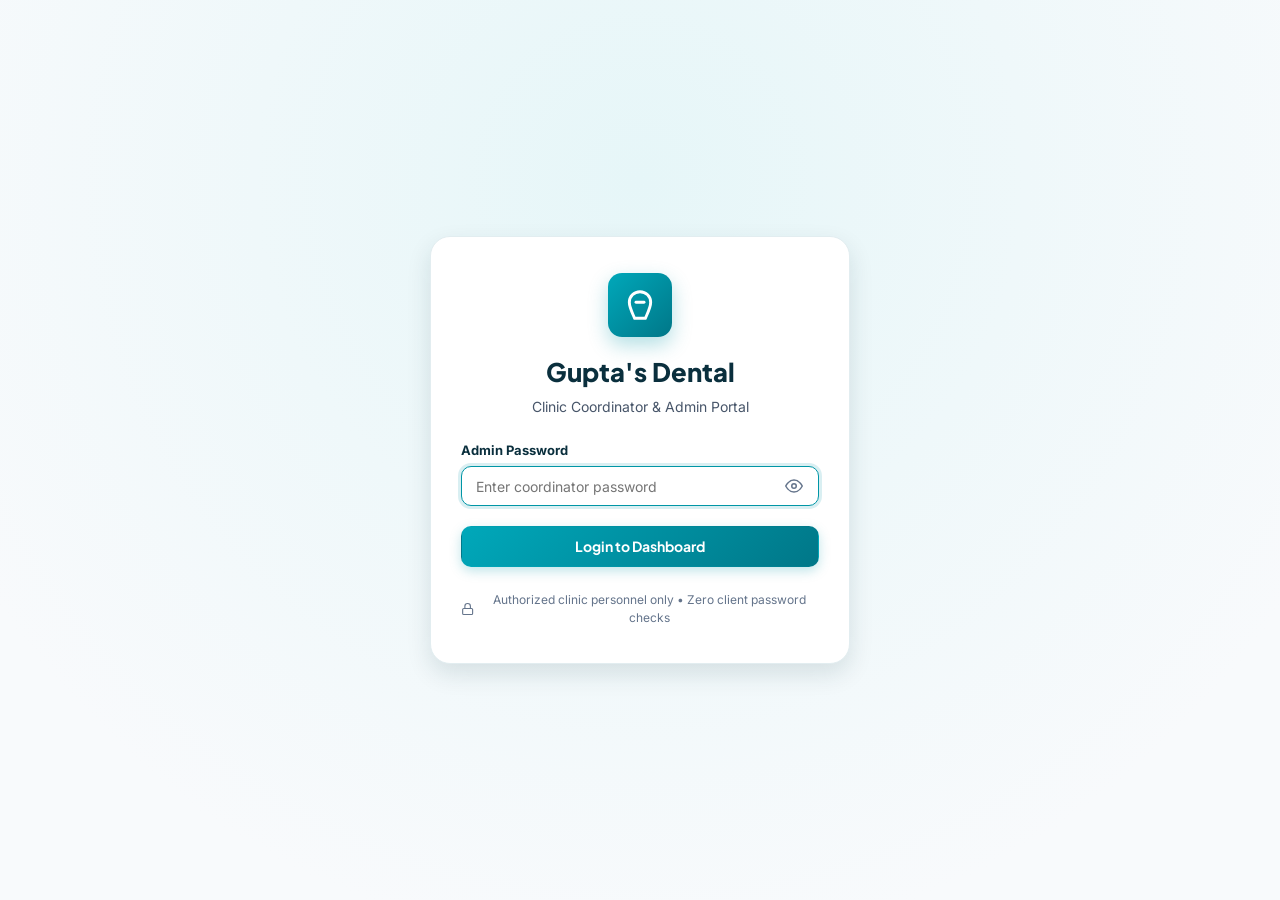
<file: admin.html>
<!DOCTYPE html>
<html lang="en">

<head>
    <meta charset="UTF-8">
    <meta name="viewport" content="width=device-width, initial-scale=1.0">
    <meta name="robots" content="noindex, nofollow">
    <title>Clinic Admin Portal | Gupta's Dental</title>

    <!-- Favicon & App Icons -->
    <link rel="icon" type="image/svg+xml" href="favicon.svg">
    <link rel="icon" type="image/png" sizes="64x64" href="favicon.png">
    <link rel="apple-touch-icon" sizes="180x180" href="apple-touch-icon.png">
    <meta name="theme-color" content="#0096a6">

    <!-- Fonts (Matching Main Site) -->
    <link rel="preconnect" href="https://fonts.googleapis.com">
    <link rel="preconnect" href="https://fonts.gstatic.com" crossorigin>
    <link
        href="https://fonts.googleapis.com/css2?family=Inter:wght@400;500;600;700&family=Plus+Jakarta+Sans:wght@600;700;800&display=swap"
        rel="stylesheet">

    <!-- Admin Stylesheet -->
    <link rel="stylesheet" href="admin.css">
</head>

<body>

    <!-- Toast Notifications Container -->
    <div id="toast-container" class="toast-container" aria-live="polite"></div>

    <!-- ========================================================================
         1. LOGIN SCREEN (Visible until authenticated)
         ======================================================================== -->
    <div id="login-screen" class="login-screen">
        <div class="login-card">
            <div class="login-header">
                <div class="brand-badge" aria-hidden="true">
                    <svg width="32" height="32" viewBox="0 0 24 24" fill="none" stroke="currentColor" stroke-width="2.2"
                        stroke-linecap="round" stroke-linejoin="round">
                        <path d="M12 2C7.5 2 4 5.5 4 10c0 4 2.5 8.5 4 12h8c1.5-3.5 4-8 4-12 0-4.5-3.5-8-8-8z"></path>
                        <path d="M9 10h6"></path>
                    </svg>
                </div>
                <h1 class="login-title">Gupta's Dental</h1>
                <p class="login-subtitle">Clinic Coordinator & Admin Portal</p>
            </div>

            <!-- Login Error Message Banner -->
            <div id="login-error" class="login-error" role="alert" style="display: none;"></div>

            <form id="login-form" class="login-form" novalidate>
                <div class="form-group">
                    <label for="admin-password" class="form-label">Admin Password</label>
                    <div class="password-input-wrap">
                        <input type="password" id="admin-password" class="form-control"
                            placeholder="Enter coordinator password" required autocomplete="current-password" autofocus>
                        <button type="button" id="btn-toggle-password" class="btn-toggle-pwd" aria-label="Toggle password visibility">
                            <svg id="eye-icon" width="18" height="18" viewBox="0 0 24 24" fill="none" stroke="currentColor"
                                stroke-width="2" stroke-linecap="round" stroke-linejoin="round">
                                <path d="M1 12s4-8 11-8 11 8 11 8-4 8-11 8-11-8-11-8z"></path>
                                <circle cx="12" cy="12" r="3"></circle>
                            </svg>
                        </button>
                    </div>
                </div>

                <button type="submit" id="btn-login" class="btn btn-primary btn-block">
                    <span>Login to Dashboard</span>
                </button>
            </form>

            <div class="login-footer">
                <svg width="14" height="14" viewBox="0 0 24 24" fill="none" stroke="currentColor" stroke-width="2">
                    <rect x="3" y="11" width="18" height="11" rx="2" ry="2"></rect>
                    <path d="M7 11V7a5 5 0 0 1 10 0v4"></path>
                </svg>
                <span>Authorized clinic personnel only • Zero client password checks</span>
            </div>
        </div>
    </div>

    <!-- ========================================================================
         2. DASHBOARD SCREEN (Visible when authenticated)
         ======================================================================== -->
    <div id="dashboard-screen" class="dashboard-screen" style="display: none;">

        <!-- Dashboard Top Header -->
        <header class="admin-header">
            <div class="admin-header-inner">
                <div class="admin-brand">
                    <div class="brand-badge-sm" aria-hidden="true">
                        <svg width="22" height="22" viewBox="0 0 24 24" fill="none" stroke="currentColor" stroke-width="2.2">
                            <path d="M12 2C7.5 2 4 5.5 4 10c0 4 2.5 8.5 4 12h8c1.5-3.5 4-8 4-12 0-4.5-3.5-8-8-8z"></path>
                        </svg>
                    </div>
                    <div>
                        <div class="admin-brand-name">Gupta's Dental</div>
                        <div class="admin-brand-tag">Appointments Management</div>
                    </div>
                </div>

                <div class="admin-header-actions">
                    <div class="refresh-status" id="refresh-status">
                        <span class="live-pulse" aria-hidden="true"></span>
                        <span id="auto-refresh-label">Live Sync (30s)</span>
                    </div>

                    <button type="button" id="btn-refresh" class="btn btn-outline btn-sm" title="Refresh Appointments">
                        <svg class="refresh-icon" width="16" height="16" viewBox="0 0 24 24" fill="none" stroke="currentColor"
                            stroke-width="2.2" stroke-linecap="round" stroke-linejoin="round">
                            <polyline points="23 4 23 10 17 10"></polyline>
                            <polyline points="1 20 1 14 7 14"></polyline>
                            <path d="M3.51 9a9 9 0 0 1 14.85-3.36L23 10M1 14l4.64 4.36A9 9 0 0 0 20.49 15"></path>
                        </svg>
                        <span>Refresh</span>
                    </button>

                    <button type="button" id="btn-export-csv" class="btn btn-outline btn-sm" title="Export to CSV">
                        <svg width="16" height="16" viewBox="0 0 24 24" fill="none" stroke="currentColor"
                            stroke-width="2.2" stroke-linecap="round" stroke-linejoin="round">
                            <path d="M21 15v4a2 2 0 0 1-2 2H5a2 2 0 0 1-2-2v-4"></path>
                            <polyline points="7 10 12 15 17 10"></polyline>
                            <line x1="12" y1="15" x2="12" y2="3"></line>
                        </svg>
                        <span>Export CSV</span>
                    </button>

                    <button type="button" id="btn-logout" class="btn btn-danger btn-sm" title="Logout">
                        <svg width="16" height="16" viewBox="0 0 24 24" fill="none" stroke="currentColor"
                            stroke-width="2.2" stroke-linecap="round" stroke-linejoin="round">
                            <path d="M9 21H5a2 2 0 0 1-2-2V5a2 2 0 0 1 2-2h4"></path>
                            <polyline points="16 17 21 12 16 7"></polyline>
                            <line x1="21" y1="12" x2="9" y2="12"></line>
                        </svg>
                        <span>Logout</span>
                    </button>
                </div>
            </div>
        </header>

        <!-- Main Dashboard Content -->
        <main class="admin-main">
            <div class="admin-container">

                <!-- Summary KPI Cards -->
                <section class="kpi-grid" aria-label="Appointment Statistics">
                    <div class="kpi-card">
                        <div class="kpi-icon-wrap kpi-blue" aria-hidden="true">
                            <svg width="24" height="24" viewBox="0 0 24 24" fill="none" stroke="currentColor" stroke-width="2.2">
                                <rect x="3" y="4" width="18" height="18" rx="2" ry="2"></rect>
                                <line x1="16" y1="2" x2="16" y2="6"></line>
                                <line x1="8" y1="2" x2="8" y2="6"></line>
                                <line x1="3" y1="10" x2="21" y2="10"></line>
                            </svg>
                        </div>
                        <div class="kpi-body">
                            <div class="kpi-value" id="stat-total">0</div>
                            <div class="kpi-label">Total Bookings</div>
                        </div>
                    </div>

                    <div class="kpi-card">
                        <div class="kpi-icon-wrap kpi-green" aria-hidden="true">
                            <svg width="24" height="24" viewBox="0 0 24 24" fill="none" stroke="currentColor" stroke-width="2.2">
                                <circle cx="12" cy="12" r="10"></circle>
                                <polyline points="12 6 12 12 16 14"></polyline>
                            </svg>
                        </div>
                        <div class="kpi-body">
                            <div class="kpi-value" id="stat-today">0</div>
                            <div class="kpi-label">Today's Appointments</div>
                        </div>
                    </div>

                    <div class="kpi-card">
                        <div class="kpi-icon-wrap kpi-amber" aria-hidden="true">
                            <svg width="24" height="24" viewBox="0 0 24 24" fill="none" stroke="currentColor" stroke-width="2.2">
                                <path d="M10.29 3.86L1.82 18a2 2 0 0 0 1.71 3h16.94a2 2 0 0 0 1.71-3L13.71 3.86a2 2 0 0 0-3.42 0z"></path>
                                <line x1="12" y1="9" x2="12" y2="13"></line>
                                <line x1="12" y1="17" x2="12.01" y2="17"></line>
                            </svg>
                        </div>
                        <div class="kpi-body">
                            <div class="kpi-value" id="stat-pending">0</div>
                            <div class="kpi-label">Pending Confirmation</div>
                        </div>
                    </div>
                </section>

                <!-- Filters & Search Toolbar -->
                <section class="admin-toolbar" aria-label="Filters and Search">
                    <div class="toolbar-search">
                        <svg class="search-icon" width="18" height="18" viewBox="0 0 24 24" fill="none" stroke="currentColor"
                            stroke-width="2.2">
                            <circle cx="11" cy="11" r="8"></circle>
                            <line x1="21" y1="21" x2="16.65" y2="16.65"></line>
                        </svg>
                        <input type="text" id="filter-search" class="form-control"
                            placeholder="Search by patient name or phone...">
                    </div>

                    <div class="toolbar-filters">
                        <select id="filter-branch" class="form-control">
                            <option value="">All Branches</option>
                            <option value="Phoolbagan / Kankurgachi">Phoolbagan / Kankurgachi</option>
                            <option value="Seven Tanks / South Dum Dum">Seven Tanks / South Dum Dum</option>
                        </select>

                        <select id="filter-status" class="form-control">
                            <option value="">All Statuses</option>
                            <option value="Pending">Pending</option>
                            <option value="Confirmed">Confirmed</option>
                            <option value="Completed">Completed</option>
                            <option value="Cancelled">Cancelled</option>
                        </select>

                        <div class="date-filter-wrap">
                            <input type="date" id="filter-date" class="form-control" title="Filter by date">
                            <button type="button" id="btn-clear-date" class="btn-clear-date" title="Clear date filter"
                                style="display: none;">&times;</button>
                        </div>

                        <button type="button" id="btn-reset-filters" class="btn btn-outline btn-sm">
                            Reset Filters
                        </button>
                    </div>
                </section>

                <!-- Table Section -->
                <section class="table-section" aria-label="Bookings Table">
                    <div class="table-meta">
                        <h2 class="table-heading">
                            Appointments List
                            <span class="count-badge" id="results-count">0</span>
                        </h2>
                        <div class="table-tip">Sorted by Date and Slot • Status updates are live</div>
                    </div>

                    <div class="table-card">
                        <div class="table-responsive">
                            <table class="bookings-table">
                                <thead>
                                    <tr>
                                        <th>Booking ID</th>
                                        <th>Patient</th>
                                        <th>Phone</th>
                                        <th>Treatment</th>
                                        <th>Doctor</th>
                                        <th>Branch</th>
                                        <th>Date</th>
                                        <th>Slot</th>
                                        <th>Status</th>
                                    </tr>
                                </thead>
                                <tbody id="table-body">
                                    <!-- Populated via admin.js (Skeletons / Rows / Empty / Error) -->
                                </tbody>
                            </table>
                        </div>
                    </div>
                </section>

            </div>
        </main>
    </div>

    <!-- Admin JavaScript -->
    <script src="admin.js"></script>
</body>

</html>
</file>
<file: style.css>
/* ==========================================================================
   Gupta's Dental - Design System & Stylesheet
   Conversion-Focused Medical Landing Page
   ========================================================================== */

/* --------------------------------------------------------------------------
   1. CSS Custom Properties / Design Tokens
   -------------------------------------------------------------------------- */
:root {
    /* Brand Colors - Medical Teal & Deep Marine Navy */
    --primary: #0096a6;
    --primary-hover: #008291;
    --primary-dark: #0a2f3d;
    --primary-light: #e6f6f8;
    --primary-gradient: linear-gradient(135deg, #00a8ba 0%, #007788 100%);
    --hero-bg-gradient: linear-gradient(145deg, #f0f9fb 0%, #ffffff 50%, #e6f5f8 100%);

    /* High-Contrast Conversion Accent (WCAG AA Compliant Warm Coral / Sunset) */
    --accent-cta: #e8551f;
    --accent-cta-hover: #cf4310;
    --accent-cta-light: #fff0eb;
    --accent-cta-shadow: rgba(232, 85, 31, 0.35);

    /* Functional Status & Rating */
    --success: #10b981;
    --success-light: #ecfdf5;
    --error: #ef4444;
    --error-light: #fef2f2;
    --warning: #f59e0b;
    --star-amber: #f59e0b;

    /* Surfaces & Borders */
    --surface: #ffffff;
    --surface-alt: #f7fafc;
    --surface-tint: #f0f7f9;
    --border-light: #e2edf0;
    --border-focus: #0096a6;

    /* Typography Colors (High-Contrast Slate) */
    --text-main: #0f172a;
    /* Slate 900 for crisp readability */
    --text-muted: #475569;
    /* Slate 600 for high-contrast secondary text */
    --text-subtle: #64748b;
    --text-inverse: #ffffff;

    /* Typography Scale */
    --font-heading: 'Plus Jakarta Sans', system-ui, -apple-system, sans-serif;
    --font-body: 'Inter', system-ui, -apple-system, sans-serif;

    /* Fluid Headings using clamp() */
    --text-xs: clamp(0.75rem, 0.7rem + 0.25vw, 0.8125rem);
    --text-sm: clamp(0.8125rem, 0.775rem + 0.3vw, 0.875rem);
    --text-base: clamp(0.9375rem, 0.9rem + 0.2vw, 1rem);
    --text-lg: clamp(1.0625rem, 1rem + 0.4vw, 1.1875rem);
    --text-xl: clamp(1.25rem, 1.15rem + 0.6vw, 1.4375rem);
    --text-2xl: clamp(1.5rem, 1.35rem + 0.9vw, 1.875rem);
    --text-3xl: clamp(1.875rem, 1.65rem + 1.3vw, 2.375rem);
    --text-4xl: clamp(1.85rem, 1.45rem + 1.8vw, 3.125rem);

    /* Spacing */
    --space-1: 0.25rem;
    --space-2: 0.5rem;
    --space-3: 0.75rem;
    --space-4: 1rem;
    --space-5: 1.25rem;
    --space-6: 1.5rem;
    --space-8: 2rem;
    --space-10: 2.5rem;
    --space-12: 3rem;
    --space-16: 4rem;
    --space-20: 5rem;

    /* Layout */
    --container-max: 1200px;
    --header-height: 76px;
    --header-height-shrunk: 62px;

    /* Radius */
    --radius-sm: 6px;
    --radius-md: 10px;
    --radius-lg: 16px;
    --radius-xl: 24px;
    --radius-full: 9999px;

    /* Elevation Shadows */
    --shadow-sm: 0 2px 6px rgba(10, 47, 61, 0.04);
    --shadow-md: 0 8px 24px rgba(10, 47, 61, 0.08);
    --shadow-lg: 0 16px 36px rgba(10, 47, 61, 0.12);
    --shadow-card: 0 10px 30px rgba(0, 70, 90, 0.06);

    /* Transitions */
    --transition-fast: 180ms cubic-bezier(0.4, 0, 0.2, 1);
    --transition-normal: 260ms cubic-bezier(0.4, 0, 0.2, 1);
}

/* --------------------------------------------------------------------------
   2. Reset & Base Styles
   -------------------------------------------------------------------------- */
*,
*::before,
*::after {
    box-sizing: border-box;
    margin: 0;
    padding: 0;
}

html {
    font-family: var(--font-body);
    color: var(--text-main);
    background-color: var(--surface);
    line-height: 1.55;
    scroll-behavior: smooth;
    -webkit-font-smoothing: antialiased;
    -moz-osx-font-smoothing: grayscale;
    overflow-x: hidden;
    max-width: 100%;
    width: 100%;
}

body {
    overflow-x: hidden;
    max-width: 100%;
    width: 100%;
    position: relative;
    padding-bottom: 0;
}

/* Reduced motion support */
@media (prefers-reduced-motion: reduce) {

    *,
    *::before,
    *::after {
        animation-duration: 0.01ms !important;
        animation-iteration-count: 1 !important;
        transition-duration: 0.01ms !important;
        scroll-behavior: auto !important;
    }
}

img,
svg,
iframe,
video {
    display: block;
    max-width: 100%;
}

a {
    color: inherit;
    text-decoration: none;
}

button,
input,
select,
textarea {
    font: inherit;
    color: inherit;
}

button {
    cursor: pointer;
    border: none;
    background: none;
}

/* Visible focus states for WCAG AA */
:focus-visible {
    outline: 3px solid var(--primary);
    outline-offset: 2px;
}

/* --------------------------------------------------------------------------
   3. Layout Utilities
   -------------------------------------------------------------------------- */
.container {
    width: 100%;
    max-width: var(--container-max);
    margin-left: auto;
    margin-right: auto;
    padding-left: var(--space-4);
    padding-right: var(--space-4);
}

@media (min-width: 600px) {
    .container {
        padding-left: var(--space-6);
        padding-right: var(--space-6);
    }
}

@media (min-width: 1200px) {
    .container {
        padding-left: var(--space-8);
        padding-right: var(--space-8);
    }
}

.section {
    padding-top: var(--space-16);
    padding-bottom: var(--space-16);
}

@media (max-width: 768px) {
    .section {
        padding-top: var(--space-12);
        padding-bottom: var(--space-12);
    }
}

.section-header {
    text-align: center;
    max-width: 680px;
    margin: 0 auto var(--space-10) auto;
}

.section-pill {
    display: inline-flex;
    align-items: center;
    gap: var(--space-2);
    font-size: var(--text-xs);
    font-weight: 700;
    letter-spacing: 0.08em;
    text-transform: uppercase;
    color: var(--primary);
    background: var(--primary-light);
    padding: 0.35rem 0.85rem;
    border-radius: var(--radius-full);
    margin-bottom: var(--space-3);
    border: 1px solid rgba(0, 150, 166, 0.15);
}

.section-title {
    font-family: var(--font-heading);
    font-size: var(--text-3xl);
    font-weight: 800;
    color: var(--primary-dark);
    line-height: 1.2;
    margin-bottom: var(--space-3);
}

.section-subtitle {
    font-size: var(--text-base);
    color: var(--text-muted);
    line-height: 1.6;
}

/* --------------------------------------------------------------------------
   4. Buttons & Badges
   -------------------------------------------------------------------------- */
.btn {
    display: inline-flex;
    align-items: center;
    justify-content: center;
    gap: var(--space-2);
    font-family: var(--font-heading);
    font-weight: 700;
    font-size: var(--text-sm);
    padding: 0.75rem 1.4rem;
    border-radius: var(--radius-md);
    transition: all var(--transition-normal);
    text-align: center;
    white-space: nowrap;
    position: relative;
    overflow: hidden;
}

.btn:active {
    transform: translateY(1px) scale(0.99);
}

.btn-cta {
    background: var(--accent-cta);
    color: var(--text-inverse);
    box-shadow: 0 4px 14px var(--accent-cta-shadow);
}

.btn-cta:hover {
    background: var(--accent-cta-hover);
    transform: translateY(-2px);
    box-shadow: 0 6px 20px var(--accent-cta-shadow);
}

.btn-primary {
    background: var(--primary-gradient);
    color: var(--text-inverse);
    box-shadow: 0 4px 14px rgba(0, 150, 166, 0.25);
}

.btn-primary:hover {
    background: linear-gradient(135deg, #008a9a 0%, #006b7a 100%);
    transform: translateY(-2px);
    box-shadow: 0 6px 18px rgba(0, 150, 166, 0.35);
}

.btn-outline {
    border: 1.5px solid var(--primary);
    color: var(--primary-dark);
    background: transparent;
}

.btn-outline:hover {
    background: var(--primary-light);
    border-color: var(--primary-dark);
}

.btn-whatsapp {
    background: #25d366;
    color: #ffffff;
    border: 1px solid #20ba5a;
    display: inline-flex;
    align-items: center;
    justify-content: center;
    gap: var(--space-2);
    font-weight: 700;
    box-shadow: 0 4px 14px rgba(37, 211, 102, 0.35);
}

.btn-whatsapp:hover {
    background: #20ba5a;
    color: #ffffff;
    transform: translateY(-2px);
    box-shadow: 0 6px 20px rgba(37, 211, 102, 0.45);
}

.btn-phone {
    display: inline-flex;
    align-items: center;
    gap: var(--space-2);
    font-weight: 700;
    color: var(--primary-dark);
    padding: 0.5rem 0.85rem;
    border-radius: var(--radius-md);
    transition: background var(--transition-fast);
}

.btn-phone:hover {
    background: var(--primary-light);
    color: var(--primary);
}

.btn-block {
    width: 100%;
}

.btn-lg {
    padding: 0.95rem 1.75rem;
    font-size: var(--text-base);
    border-radius: var(--radius-md);
}

/* --------------------------------------------------------------------------
   5. Header (Section 1)
   -------------------------------------------------------------------------- */
.site-header {
    position: sticky;
    top: 0;
    left: 0;
    width: 100%;
    height: var(--header-height);
    background: rgba(255, 255, 255, 0.96);
    backdrop-filter: blur(10px);
    -webkit-backdrop-filter: blur(10px);
    z-index: 100;
    border-bottom: 1px solid var(--border-light);
    transition: height var(--transition-normal), box-shadow var(--transition-normal);
}

.site-header.is-shrunk {
    height: var(--header-height-shrunk);
    box-shadow: var(--shadow-sm);
    background: rgba(255, 255, 255, 0.98);
}

.header-container {
    display: flex;
    align-items: center;
    justify-content: space-between;
    height: 100%;
}

.brand-logo {
    display: flex;
    align-items: center;
    gap: var(--space-2);
    font-family: var(--font-heading);
    font-weight: 800;
    font-size: var(--text-xl);
    color: var(--primary-dark);
    letter-spacing: -0.02em;
}

.brand-icon-box {
    width: 38px;
    height: 38px;
    border-radius: var(--radius-md);
    background: var(--primary-gradient);
    display: flex;
    align-items: center;
    justify-content: center;
    color: var(--text-inverse);
    box-shadow: 0 4px 10px rgba(0, 150, 166, 0.28);
}

.brand-text {
    display: flex;
    flex-direction: column;
    line-height: 1.1;
}

.brand-title {
    font-size: var(--text-lg);
    font-weight: 800;
    color: var(--primary-dark);
}

.brand-tag {
    font-size: 0.65rem;
    font-weight: 600;
    letter-spacing: 0.08em;
    text-transform: uppercase;
    color: var(--primary);
}

.header-actions {
    display: flex;
    align-items: center;
    gap: var(--space-3);
}

.header-phone-text {
    display: none;
}

@media (min-width: 768px) {
    .header-phone-text {
        display: flex;
        flex-direction: column;
        text-align: right;
        line-height: 1.2;
        margin-right: var(--space-2);
    }

    .header-phone-label {
        font-size: 0.7rem;
        font-weight: 600;
        color: var(--text-muted);
        text-transform: uppercase;
        letter-spacing: 0.04em;
    }

    .header-phone-number {
        font-family: var(--font-heading);
        font-size: var(--text-sm);
        font-weight: 700;
        color: var(--primary-dark);
    }
}

.header-call-btn {
    display: inline-flex;
    align-items: center;
    justify-content: center;
    width: 42px;
    height: 42px;
    border-radius: var(--radius-md);
    background: var(--primary-light);
    color: var(--primary);
    transition: all var(--transition-fast);
}

.header-call-btn:hover {
    background: var(--primary);
    color: var(--text-inverse);
}

@media (min-width: 768px) {
    .header-call-btn {
        display: none;
    }
}

/* Mobile Header Optimization: Hide redundant header CTA on screens <= 520px
   since sticky bottom conversion bar already provides "Book Free Visit" */
@media (max-width: 520px) {
    .site-header .btn-cta {
        display: none;
    }
}

/* --------------------------------------------------------------------------
   6. Hero Section (Section 2)
   -------------------------------------------------------------------------- */
.hero-section {
    position: relative;
    background: var(--hero-bg-gradient);
    padding-top: var(--space-6);
    padding-bottom: var(--space-10);
    border-bottom: 1px solid var(--border-light);
    overflow: hidden;
    contain: paint;
    width: 100%;
    max-width: 100%;
}

.hero-section>.container,
.hero-container {
    position: relative;
    z-index: 2;
    width: 100%;
}

.hero-section::before {
    content: "";
    position: absolute;
    top: -100px;
    right: -100px;
    width: 500px;
    height: 500px;
    border-radius: 50%;
    background: radial-gradient(circle, rgba(0, 150, 166, 0.08) 0%, rgba(255, 255, 255, 0) 70%);
    pointer-events: none;
    z-index: 1;
}

@media (max-width: 768px) {
    .hero-section::before {
        display: none;
    }
}

.hero-grid {
    display: grid;
    grid-template-columns: 1fr;
    gap: var(--space-6);
    align-items: center;
}

@media (min-width: 992px) {
    .hero-grid {
        grid-template-columns: 1.15fr 0.95fr;
        gap: var(--space-8);
    }
}

.hero-content {
    display: flex;
    flex-direction: column;
    gap: var(--space-4);
}

.rating-badge {
    display: inline-flex;
    align-items: center;
    gap: var(--space-2);
    background: #ffffff;
    border: 1px solid rgba(11, 59, 78, 0.12);
    padding: 0.35rem 0.85rem;
    border-radius: var(--radius-full);
    box-shadow: 0 2px 6px rgba(11, 59, 78, 0.06);
    width: fit-content;
}

.rating-badge .stars {
    display: flex;
    color: #f59e0b;
}

.rating-badge .rating-text {
    font-size: var(--text-xs);
    font-weight: 700;
    color: var(--primary-dark);
}

.rating-badge .rating-source {
    color: #475569;
    font-weight: 500;
}

.hero-headline {
    font-family: var(--font-heading);
    font-size: var(--text-4xl);
    font-weight: 800;
    color: var(--primary-dark);
    line-height: 1.15;
    letter-spacing: -0.02em;
}

.hero-headline .highlight {
    background: var(--primary-gradient);
    background-clip: text;
    -webkit-text-fill-color: transparent;
}

.hero-subhead {
    font-size: 1.0625rem;
    color: #1e293b;
    font-weight: 500;
    line-height: 1.55;
    max-width: 520px;
}

/* ==========================================================================
   Hero Auto-Sliding Background Slider Component
   ========================================================================== */
.hero-bg-slider {
    position: absolute;
    inset: 0;
    width: 100%;
    height: 100%;
    overflow: hidden;
    contain: paint;
    z-index: 0;
    pointer-events: none;
}

.hero-bg-track {
    display: flex;
    width: 100%;
    height: 100%;
    transition: transform 1s cubic-bezier(0.25, 1, 0.5, 1);
    will-change: transform;
}

.hero-bg-slide {
    position: relative;
    min-width: 100%;
    height: 100%;
    flex-shrink: 0;
}

.hero-bg-slide picture,
.hero-bg-slide img {
    display: block;
    width: 100%;
    height: 100%;
    object-fit: cover;
    object-position: center;
}

/* Luxury medical gradient scrim overlay ensuring crisp clinic photo visibility & 100% WCAG contrast */
.hero-bg-overlay {
    position: absolute;
    inset: 0;
    z-index: 1;
    background: linear-gradient(90deg,
            rgba(255, 255, 255, 0.90) 0%,
            rgba(255, 255, 255, 0.78) 45%,
            rgba(248, 250, 253, 0.55) 75%,
            rgba(240, 248, 255, 0.38) 100%);
    backdrop-filter: blur(1px);
    -webkit-backdrop-filter: blur(1px);
    pointer-events: none;
}

@media (max-width: 991px) {
    .hero-bg-overlay {
        background: linear-gradient(180deg,
                rgba(255, 255, 255, 0.62) 0%,
                rgba(255, 255, 255, 0.32) 32%,
                rgba(240, 248, 250, 0.45) 68%,
                rgba(238, 246, 248, 0.72) 100%);
        backdrop-filter: none;
        -webkit-backdrop-filter: none;
    }
}

.hero-bg-indicators {
    position: absolute;
    bottom: 12px;
    left: 32px;
    display: flex;
    align-items: center;
    gap: 6px;
    z-index: 2;
    pointer-events: auto;
}

@media (max-width: 768px) {
    .hero-bg-indicators {
        left: 50%;
        transform: translateX(-50%);
        bottom: 8px;
    }
}

.hero-bg-dot {
    width: 8px;
    height: 8px;
    border-radius: var(--radius-full);
    background: rgba(10, 47, 61, 0.35);
    border: 1.5px solid #ffffff;
    box-shadow: 0 1px 3px rgba(0, 0, 0, 0.25);
    padding: 0;
    cursor: pointer;
    transition: all var(--transition-fast);
}

.hero-bg-dot:hover {
    background: var(--primary);
    transform: scale(1.15);
}

.hero-bg-dot.active {
    background: var(--primary);
    width: 22px;
    border-color: #ffffff;
    border-radius: var(--radius-full);
    box-shadow: 0 1px 4px rgba(0, 0, 0, 0.3);
}

@media (prefers-reduced-motion: reduce) {
    .hero-bg-track {
        transition: none;
    }
}

.hero-bullets {
    list-style: none;
    display: flex;
    flex-direction: column;
    gap: 0.65rem;
    margin-top: var(--space-2);
}

.hero-bullet-item {
    display: flex;
    align-items: center;
    gap: var(--space-3);
    font-size: 0.9375rem;
    font-weight: 500;
    color: #1e293b;
    line-height: 1.4;
}

.hero-bullet-item strong {
    color: var(--primary-dark);
    font-weight: 700;
}

.bullet-icon {
    flex-shrink: 0;
    width: 24px;
    height: 24px;
    border-radius: 50%;
    background: #e6f7f8;
    color: var(--primary);
    border: 1.5px solid var(--primary);
    display: flex;
    align-items: center;
    justify-content: center;
    box-shadow: 0 1px 3px rgba(0, 150, 166, 0.15);
}

.hero-quick-call {
    display: flex;
    align-items: center;
    gap: var(--space-3);
    margin-top: var(--space-2);
    font-size: var(--text-sm);
    color: #334155;
    font-weight: 500;
}

.hero-quick-call strong {
    color: var(--primary-dark);
    font-weight: 700;
}

/* --------------------------------------------------------------------------
   7. Hero Booking Card Component (Compact & Conversion-Focused)
   -------------------------------------------------------------------------- */
.booking-card {
    background: var(--surface);
    border-radius: var(--radius-lg);
    padding: 1.35rem 1.45rem;
    box-shadow: var(--shadow-lg);
    border: 1px solid var(--border-light);
    position: relative;
    transition: box-shadow var(--transition-normal);
    width: 100%;
    max-width: 100%;
    box-sizing: border-box;
    overflow: hidden;
}

@media (max-width: 600px) {
    .booking-card {
        padding: 1.1rem 0.95rem;
        border-radius: var(--radius-md);
        box-shadow: var(--shadow-md);
    }
}

.booking-card.is-highlighted {
    animation: pulseCard 1.2s ease-in-out;
}

@keyframes pulseCard {
    0% {
        box-shadow: var(--shadow-lg);
    }

    50% {
        box-shadow: 0 0 0 4px var(--primary), 0 20px 45px rgba(0, 150, 166, 0.25);
    }

    100% {
        box-shadow: var(--shadow-lg);
    }
}

.booking-header {
    margin-bottom: 0.85rem;
    text-align: left;
}

.booking-offer-pill {
    display: flex;
    align-items: center;
    justify-content: center;
    gap: 6px;
    background: linear-gradient(135deg, rgba(235, 94, 65, 0.08) 0%, rgba(0, 150, 166, 0.08) 100%);
    border: 1px dashed rgba(235, 94, 65, 0.35);
    border-radius: var(--radius-md);
    padding: 0.42rem 0.75rem;
    font-size: 0.78rem;
    color: var(--primary-dark);
    margin-bottom: 0.75rem;
    text-align: center;
}

.booking-offer-pill strong {
    color: var(--accent-cta);
    font-weight: 700;
}

.badge-icon {
    font-size: 0.85rem;
}

.visually-hidden {
    position: absolute;
    width: 1px;
    height: 1px;
    padding: 0;
    margin: -1px;
    overflow: hidden;
    clip: rect(0, 0, 0, 0);
    white-space: nowrap;
    border: 0;
}

.hero-trust-chips {
    display: none;
}

.desktop-only {
    display: flex;
}

@media (max-width: 991px) {
    .hero-section {
        padding-top: var(--space-4);
        padding-bottom: var(--space-6);
    }

    .hero-grid {
        gap: var(--space-3);
    }

    .hero-content {
        gap: 6px;
        text-align: center;
        align-items: center;
    }

    .hero-headline {
        font-size: clamp(1.4rem, 4.8vw, 1.85rem);
        line-height: 1.2;
        margin: 2px 0;
        color: #082f3e;
        text-shadow: 0 1px 2px rgba(255, 255, 255, 0.95), 0 2px 6px rgba(255, 255, 255, 0.85);
    }

    .hero-subhead {
        font-size: 0.88rem;
        line-height: 1.45;
        margin: 0 auto 4px auto;
        max-width: 480px;
        color: #0f172a;
        font-weight: 600;
        text-shadow: 0 1px 2px rgba(255, 255, 255, 0.95);
    }

    .hero-trust-chips {
        display: flex;
        flex-wrap: wrap;
        justify-content: center;
        gap: 6px;
        margin: 4px 0 8px 0;
    }

    .trust-chip {
        display: inline-flex;
        align-items: center;
        gap: 4px;
        background: #ffffff;
        border: 1px solid rgba(0, 150, 166, 0.25);
        color: #0b3b4e;
        font-size: 0.72rem;
        font-weight: 700;
        padding: 4px 10px;
        border-radius: var(--radius-full);
        box-shadow: 0 1px 3px rgba(0, 150, 166, 0.08);
    }

    .trust-chip svg {
        color: var(--primary);
    }

    .desktop-only {
        display: none !important;
    }

    .booking-card {
        padding: 0.85rem 0.85rem;
        border-radius: var(--radius-lg);
        box-shadow: 0 8px 24px rgba(11, 59, 78, 0.08);
    }
}

/* Form Layout - Evenly Spread & Conversion-Focused */
.form-grid {
    display: grid;
    grid-template-columns: 1fr;
    gap: 0.95rem;
    width: 100%;
    max-width: 100%;
    box-sizing: border-box;
}

.form-grid-2col {
    display: grid;
    grid-template-columns: 1fr 1fr;
    gap: 0.85rem;
    width: 100%;
    max-width: 100%;
    box-sizing: border-box;
}

@media (max-width: 680px) {
    .form-grid-2col {
        grid-template-columns: 1fr;
        gap: 0.85rem;
    }
}

.form-group {
    display: flex;
    flex-direction: column;
    gap: 0.25rem;
    position: relative;
    width: 100%;
    max-width: 100%;
    min-width: 0;
    box-sizing: border-box;
}

.form-label {
    font-size: 0.78rem;
    font-weight: 600;
    color: var(--text-main);
    display: flex;
    align-items: center;
    justify-content: space-between;
    line-height: 1.25;
}

.form-label .req {
    color: var(--accent-cta);
    margin-left: 2px;
}

.form-control {
    width: 100%;
    max-width: 100%;
    min-width: 0;
    box-sizing: border-box;
    padding: 0.55rem 0.8rem;
    font-size: 0.85rem;
    background: var(--surface-alt);
    border: 1.5px solid var(--border-light);
    border-radius: var(--radius-sm);
    color: var(--text-main);
    transition: all var(--transition-fast);
    height: 42px;
}

select.form-control {
    white-space: normal;
    text-overflow: ellipsis;
    overflow: hidden;
}

.form-control:hover {
    border-color: #cbd8dc;
}

.form-control:focus {
    background: var(--surface);
    border-color: var(--border-focus);
    box-shadow: 0 0 0 2px rgba(0, 150, 166, 0.15);
    outline: none;
}

.form-control.is-invalid {
    border-color: var(--error);
    background: var(--error-light);
}

.form-control.is-valid {
    border-color: var(--success);
}

.form-error-msg {
    font-size: 0.68rem;
    color: var(--error);
    line-height: 1.2;
    margin-top: 2px;
}

.form-error-msg:empty {
    display: none;
    margin: 0;
    padding: 0;
}

#error-form {
    text-align: center;
    font-size: 0.75rem;
    margin: 0;
}

#error-form:not(:empty) {
    margin-top: -0.25rem;
    margin-bottom: 0.25rem;
}

.form-error-msg a {
    color: var(--primary);
    text-decoration: underline;
    font-weight: 600;
}

/* Phone input with Indian prefix */
.phone-input-wrap {
    position: relative;
    display: flex;
    align-items: center;
    width: 100%;
    max-width: 100%;
    box-sizing: border-box;
}

.phone-prefix {
    position: absolute;
    left: 0.8rem;
    font-size: 0.85rem;
    font-weight: 600;
    color: var(--text-muted);
    pointer-events: none;
    z-index: 1;
}

.phone-input-wrap .form-control {
    padding-left: 3rem;
    width: 100%;
    box-sizing: border-box;
}

.booking-card .btn-cta {
    padding: 0.85rem 1.4rem;
    font-size: 0.95rem;
    font-weight: 700;
    border-radius: var(--radius-md);
    margin-top: 0.35rem;
    height: 48px;
    display: flex;
    align-items: center;
    justify-content: center;
    width: 100%;
    max-width: 100%;
    box-sizing: border-box;
}

.form-trust-note {
    display: flex;
    align-items: center;
    justify-content: center;
    gap: var(--space-2);
    font-size: 0.72rem;
    color: var(--text-muted);
    margin-top: 0.5rem;
    text-align: center;
}

/* Time Slot Chips */
.slot-chips-label {
    font-size: var(--text-xs);
    font-weight: 600;
    color: var(--text-main);
    margin-bottom: 0.35rem;
}

.slot-chips-container {
    display: grid;
    grid-template-columns: repeat(3, 1fr);
    gap: var(--space-2);
}

.slot-chip {
    padding: 0.5rem 0.25rem;
    font-size: 0.75rem;
    font-weight: 600;
    text-align: center;
    border: 1px solid var(--border-light);
    background: var(--surface-alt);
    color: var(--text-main);
    border-radius: var(--radius-sm);
    cursor: pointer;
    transition: all var(--transition-fast);
    user-select: none;
}

.slot-chip:hover {
    border-color: var(--primary);
    background: var(--primary-light);
}

.slot-chip.is-selected {
    background: var(--primary);
    color: var(--text-inverse);
    border-color: var(--primary);
    box-shadow: 0 2px 6px rgba(0, 150, 166, 0.3);
}

/* Honeypot field (hidden from real users) */
.hp-field {
    display: none !important;
    visibility: hidden !important;
    position: absolute !important;
    left: -9999px !important;
}

/* Form Trust & Micro-copy */
.form-trust-note {
    display: flex;
    align-items: center;
    justify-content: center;
    gap: var(--space-2);
    font-size: 0.72rem;
    color: var(--text-muted);
    margin-top: var(--space-3);
    text-align: center;
}

.form-trust-note svg {
    color: var(--success);
}

/* Submit Spinner */
.spinner {
    display: inline-block;
    width: 16px;
    height: 16px;
    border: 2px solid rgba(255, 255, 255, 0.3);
    border-radius: 50%;
    border-top-color: #ffffff;
    animation: spin 0.8s linear infinite;
}

@keyframes spin {
    to {
        transform: rotate(360deg);
    }
}

/* Form Success State Screen */
.booking-success-card {
    display: none;
    text-align: center;
    padding: var(--space-6) var(--space-2);
    animation: fadeIn 0.4s ease-out;
}

.booking-success-card.is-active {
    display: block;
}

.success-icon-wrap {
    width: 68px;
    height: 68px;
    margin: 0 auto var(--space-4) auto;
    border-radius: 50%;
    background: var(--success-light);
    color: var(--success);
    display: flex;
    align-items: center;
    justify-content: center;
}

.success-title {
    font-family: var(--font-heading);
    font-size: var(--text-2xl);
    font-weight: 800;
    color: var(--primary-dark);
    margin-bottom: var(--space-2);
}

.success-message {
    font-size: var(--text-sm);
    color: var(--text-muted);
    margin-bottom: var(--space-5);
    line-height: 1.5;
}

.booking-summary-box {
    background: var(--surface-tint);
    border: 1px solid var(--border-light);
    border-radius: var(--radius-md);
    padding: var(--space-4);
    text-align: left;
    margin-bottom: var(--space-5);
    font-size: var(--text-xs);
}

.summary-row {
    display: flex;
    justify-content: space-between;
    padding: 0.35rem 0;
    border-bottom: 1px dashed var(--border-light);
}

.summary-row:last-child {
    border-bottom: none;
}

.summary-label {
    color: var(--text-muted);
    font-weight: 500;
}

.summary-value {
    color: var(--primary-dark);
    font-weight: 700;
}

/* --------------------------------------------------------------------------
   8. Trust Strip (Section 3 - Count-up Stats)
   -------------------------------------------------------------------------- */
.trust-strip {
    background: var(--primary-dark);
    color: var(--text-inverse);
    padding: var(--space-8) 0;
    border-top: 1px solid rgba(255, 255, 255, 0.1);
    border-bottom: 1px solid rgba(255, 255, 255, 0.1);
}

.stats-grid {
    display: grid;
    grid-template-columns: repeat(2, 1fr);
    gap: var(--space-6);
    text-align: center;
}

@media (min-width: 768px) {
    .stats-grid {
        grid-template-columns: repeat(4, 1fr);
        gap: var(--space-8);
    }
}

.stat-item {
    display: flex;
    flex-direction: column;
    gap: 0.25rem;
}

.stat-number-wrap {
    font-family: var(--font-heading);
    font-size: var(--text-3xl);
    font-weight: 800;
    color: var(--text-inverse);
    line-height: 1.1;
    display: flex;
    align-items: center;
    justify-content: center;
}

.stat-number-wrap .stat-suffix {
    color: var(--primary);
    margin-left: 2px;
}

.stat-label {
    font-size: var(--text-xs);
    font-weight: 600;
    letter-spacing: 0.05em;
    text-transform: uppercase;
    color: rgba(255, 255, 255, 0.7);
}

/* --------------------------------------------------------------------------
   9. Treatments Section (Section 4)
   -------------------------------------------------------------------------- */
.treatments-grid {
    display: grid;
    grid-template-columns: 1fr;
    gap: var(--space-6);
}

@media (min-width: 600px) {
    .treatments-grid {
        grid-template-columns: repeat(2, 1fr);
    }
}

@media (min-width: 1024px) {
    .treatments-grid {
        grid-template-columns: repeat(3, 1fr);
    }
}

.treatment-card {
    background: var(--surface);
    border: 1px solid var(--border-light);
    border-radius: var(--radius-lg);
    padding: var(--space-6);
    display: flex;
    flex-direction: column;
    justify-content: space-between;
    transition: all var(--transition-normal);
    position: relative;
    overflow: hidden;
}

.treatment-card:hover {
    transform: translateY(-5px);
    border-color: var(--primary);
    box-shadow: var(--shadow-card);
}

.treatment-icon-wrap {
    width: 54px;
    height: 54px;
    border-radius: var(--radius-md);
    background: var(--primary-light);
    color: var(--primary);
    display: flex;
    align-items: center;
    justify-content: center;
    margin-bottom: var(--space-4);
    transition: all var(--transition-fast);
}

.treatment-card:hover .treatment-icon-wrap {
    background: var(--primary);
    color: var(--text-inverse);
    transform: scale(1.05);
}

.treatment-name {
    font-family: var(--font-heading);
    font-size: var(--text-xl);
    font-weight: 700;
    color: var(--primary-dark);
    margin-bottom: var(--space-2);
}

.treatment-desc {
    font-size: var(--text-sm);
    color: var(--text-muted);
    line-height: 1.55;
    margin-bottom: var(--space-5);
    flex-grow: 1;
}

.treatment-card-footer {
    display: flex;
    align-items: center;
    justify-content: space-between;
    padding-top: var(--space-3);
    border-top: 1px dashed var(--border-light);
}

.treatment-tag {
    font-size: 0.72rem;
    font-weight: 600;
    color: var(--primary);
    background: var(--primary-light);
    padding: 0.2rem 0.55rem;
    border-radius: var(--radius-full);
}

/* --------------------------------------------------------------------------
   10. Why Choose Us (Section 5)
   -------------------------------------------------------------------------- */
.benefits-grid {
    display: grid;
    grid-template-columns: 1fr;
    gap: var(--space-6);
}

@media (min-width: 600px) {
    .benefits-grid {
        grid-template-columns: repeat(2, 1fr);
    }
}

@media (min-width: 1024px) {
    .benefits-grid {
        grid-template-columns: repeat(4, 1fr);
    }
}

.benefit-card {
    background: var(--surface);
    border: 1px solid var(--border-light);
    border-radius: var(--radius-lg);
    padding: var(--space-6);
    text-align: left;
    transition: all var(--transition-normal);
}

.benefit-card:hover {
    transform: translateY(-4px);
    box-shadow: var(--shadow-md);
    border-color: rgba(0, 150, 166, 0.3);
}

.benefit-icon-box {
    width: 48px;
    height: 48px;
    border-radius: var(--radius-md);
    background: var(--surface-tint);
    color: var(--primary);
    display: flex;
    align-items: center;
    justify-content: center;
    margin-bottom: var(--space-4);
}

.benefit-title {
    font-family: var(--font-heading);
    font-size: var(--text-lg);
    font-weight: 700;
    color: var(--primary-dark);
    margin-bottom: var(--space-2);
}

.benefit-desc {
    font-size: var(--text-sm);
    color: var(--text-muted);
    line-height: 1.5;
}

/* --------------------------------------------------------------------------
   11. How It Works (Section 6)
   -------------------------------------------------------------------------- */
.timeline-grid {
    display: grid;
    grid-template-columns: 1fr;
    gap: var(--space-8);
    position: relative;
    margin-bottom: var(--space-10);
}

@media (min-width: 768px) {
    .timeline-grid {
        grid-template-columns: repeat(3, 1fr);
        gap: var(--space-6);
    }

    /* Horizontal connecting line */
    .timeline-grid::before {
        content: "";
        position: absolute;
        top: 36px;
        left: 12%;
        right: 12%;
        height: 2px;
        background: repeating-linear-gradient(90deg, var(--primary) 0, var(--primary) 6px, transparent 6px, transparent 12px);
        z-index: 1;
    }
}

.step-card {
    background: var(--surface);
    border-radius: var(--radius-lg);
    padding: var(--space-6);
    border: 1px solid var(--border-light);
    text-align: center;
    position: relative;
    z-index: 2;
    transition: all var(--transition-normal);
}

.step-card:hover {
    box-shadow: var(--shadow-md);
    transform: translateY(-4px);
}

.step-number {
    width: 52px;
    height: 52px;
    border-radius: 50%;
    background: var(--primary-gradient);
    color: var(--text-inverse);
    font-family: var(--font-heading);
    font-weight: 800;
    font-size: var(--text-lg);
    display: flex;
    align-items: center;
    justify-content: center;
    margin: 0 auto var(--space-4) auto;
    box-shadow: 0 4px 12px rgba(0, 150, 166, 0.35);
}

.step-title {
    font-family: var(--font-heading);
    font-size: var(--text-lg);
    font-weight: 700;
    color: var(--primary-dark);
    margin-bottom: var(--space-2);
}

.step-desc {
    font-size: var(--text-sm);
    color: var(--text-muted);
    line-height: 1.5;
}

.timeline-cta-wrap {
    display: flex;
    justify-content: center;
    align-items: center;
    width: 100%;
    margin: var(--space-8) auto 0 auto;
    text-align: center;
}

.timeline-cta-wrap .btn {
    display: inline-flex;
    align-items: center;
    justify-content: center;
    text-align: center;
    max-width: 100%;
    white-space: normal;
    text-wrap: balance;
    line-height: 1.35;
    margin: 0 auto;
}

@media (max-width: 600px) {
    .timeline-cta-wrap {
        width: 100%;
        padding: 0 var(--space-2);
        box-sizing: border-box;
        margin-top: var(--space-6);
    }

    .timeline-cta-wrap .btn {
        width: 100%;
        max-width: 360px;
        padding: 0.85rem 1.25rem;
        font-size: 0.95rem;
        white-space: normal;
        text-align: center;
        margin-left: auto;
        margin-right: auto;
        box-sizing: border-box;
    }
}

/* --------------------------------------------------------------------------
   12. Before & After Slider (Section 7 - Pure JS)
   -------------------------------------------------------------------------- */
.ba-section {
    background: var(--surface-alt);
}

.ba-case-tabs {
    display: flex;
    justify-content: center;
    gap: var(--space-2);
    margin-bottom: var(--space-6);
    flex-wrap: wrap;
}

.ba-tab-btn {
    padding: 0.5rem 1rem;
    font-size: var(--text-xs);
    font-weight: 700;
    border-radius: var(--radius-full);
    background: var(--surface);
    border: 1px solid var(--border-light);
    color: var(--text-muted);
    transition: all var(--transition-fast);
}

.ba-tab-btn.is-active {
    background: var(--primary);
    color: var(--text-inverse);
    border-color: var(--primary);
    box-shadow: var(--shadow-sm);
}

.ba-slider-container {
    --ba-pos: 50%;
    width: 100%;
    max-width: 780px;
    margin: 0 auto;
    position: relative;
    overflow: hidden;
    contain: paint;
    border-radius: var(--radius-xl);
    border: 1px solid var(--border-light);
    box-shadow: var(--shadow-lg);
    aspect-ratio: 16 / 10;
    user-select: none;
    touch-action: pan-y;
    background: #0b1a20;
}

.ba-image-wrapper {
    position: absolute;
    top: 0;
    left: 0;
    width: 100%;
    height: 100%;
    overflow: hidden;
}

.ba-image-wrapper img {
    width: 100%;
    height: 100%;
    object-fit: cover;
    object-position: center;
    display: block;
    pointer-events: none;
}

.ba-before-wrapper {
    width: 100%;
    clip-path: polygon(0 0, var(--ba-pos, 50%) 0, var(--ba-pos, 50%) 100%, 0 100%);
    -webkit-clip-path: polygon(0 0, var(--ba-pos, 50%) 0, var(--ba-pos, 50%) 100%, 0 100%);
    z-index: 2;
}

.ba-badge {
    position: absolute;
    top: var(--space-4);
    padding: 0.3rem 0.75rem;
    font-size: 0.7rem;
    font-weight: 700;
    letter-spacing: 0.05em;
    text-transform: uppercase;
    border-radius: var(--radius-full);
    color: #ffffff;
    background: rgba(10, 47, 61, 0.75);
    backdrop-filter: blur(4px);
    z-index: 5;
}

.ba-badge-before {
    left: var(--space-4);
}

.ba-badge-after {
    right: var(--space-4);
}

.ba-handle {
    position: absolute;
    top: 0;
    bottom: 0;
    left: 50%;
    width: 44px;
    margin-left: -22px;
    z-index: 10;
    cursor: ew-resize;
    display: flex;
    align-items: center;
    justify-content: center;
}

.ba-handle-line {
    position: absolute;
    top: 0;
    bottom: 0;
    width: 2px;
    background: #ffffff;
    box-shadow: 0 0 8px rgba(0, 0, 0, 0.45);
}

.ba-handle-button {
    width: 40px;
    height: 40px;
    border-radius: 50%;
    background: #ffffff;
    color: var(--primary-dark);
    box-shadow: 0 4px 12px rgba(0, 0, 0, 0.25);
    display: flex;
    align-items: center;
    justify-content: center;
    position: relative;
    z-index: 2;
    border: 2px solid var(--primary);
}

.ba-caption {
    text-align: center;
    margin-top: var(--space-3);
    font-size: var(--text-xs);
    color: var(--text-muted);
}

/* --------------------------------------------------------------------------
   13. Meet the Doctors (Section 8) - Interactive Slideable Carousel
   -------------------------------------------------------------------------- */
/* --------------------------------------------------------------------------
   13. Meet the Doctors (Section 8) - Slideable Carousel Below Controls
   -------------------------------------------------------------------------- */
.doctors-slider-wrap {
    position: relative;
    width: 100%;
}

.doctors-slider-track {
    display: flex;
    gap: var(--space-6);
    overflow-x: auto;
    overflow-y: hidden;
    scroll-behavior: smooth;
    scroll-snap-type: x mandatory;
    -webkit-overflow-scrolling: touch;
    padding: var(--space-2) 6px var(--space-3) 6px;
    margin: 0 -6px;
    scrollbar-width: none; /* Hide scrollbar Firefox */
    -ms-overflow-style: none; /* Hide scrollbar IE/Edge */
    cursor: grab;
}

.doctors-slider-track::-webkit-scrollbar {
    display: none; /* Hide scrollbar Chrome/Safari/Opera */
}

.doctors-slider-track:active {
    cursor: grabbing;
}

.doctors-slider-track .doctor-card {
    flex: 0 0 calc(85vw - 24px);
    max-width: 320px;
    min-width: 270px;
    scroll-snap-align: start;
    scroll-snap-stop: normal;
    background: var(--surface);
    border: 1px solid var(--border-light);
    border-radius: var(--radius-lg);
    overflow: hidden;
    transition: transform var(--transition-normal), box-shadow var(--transition-normal), border-color var(--transition-normal);
    display: flex;
    flex-direction: column;
}

@media (min-width: 600px) {
    .doctors-slider-track .doctor-card {
        flex: 0 0 calc(50% - 16px);
        max-width: none;
        min-width: 270px;
    }
}

@media (min-width: 992px) {
    .doctors-slider-track .doctor-card {
        flex: 0 0 calc((100% - 48px) / 3);
        max-width: none;
        min-width: 300px;
    }
}

.doctor-card:hover {
    transform: translateY(-4px);
    box-shadow: var(--shadow-md);
    border-color: var(--primary);
}

/* Centered Controls Below Cards: [ Left Arrow ] [ Dots ] [ Right Arrow ] */
.doctors-slider-controls {
    display: flex;
    align-items: center;
    justify-content: center;
    gap: var(--space-4);
    margin-top: var(--space-6);
}

.doctors-nav-btn {
    width: 42px;
    height: 42px;
    border-radius: 50%;
    background: var(--surface);
    border: 1.5px solid var(--border-light);
    color: var(--primary-dark);
    display: inline-flex;
    align-items: center;
    justify-content: center;
    cursor: pointer;
    box-shadow: 0 2px 8px rgba(0, 0, 0, 0.04);
    transition: all var(--transition-fast);
    flex-shrink: 0;
}

.doctors-nav-btn:hover:not(:disabled) {
    background: var(--primary);
    color: var(--text-inverse);
    border-color: var(--primary);
    transform: translateY(-2px);
    box-shadow: 0 4px 14px rgba(0, 150, 166, 0.28);
}

.doctors-nav-btn:active:not(:disabled) {
    transform: scale(0.95);
}

.doctors-nav-btn:disabled {
    opacity: 0.28;
    cursor: not-allowed;
    transform: none;
    box-shadow: none;
}

.doctors-dots {
    display: flex;
    align-items: center;
    gap: 8px;
    flex-wrap: nowrap;
}

.doctors-dots .carousel-dot {
    width: 8px;
    height: 8px;
    border-radius: 50%;
    background: #cbd8dc;
    border: none;
    cursor: pointer;
    padding: 0;
    transition: all var(--transition-fast);
}

.doctors-dots .carousel-dot:hover {
    background: var(--primary-light);
}

.doctors-dots .carousel-dot.is-active {
    width: 24px;
    border-radius: var(--radius-full);
    background: var(--primary);
}

@media (max-width: 540px) {
    .doctors-slider-controls {
        gap: var(--space-3);
    }

    .doctors-nav-btn {
        width: 38px;
        height: 38px;
    }

    .doctors-dots {
        gap: 6px;
    }
}

.doctor-image-box {
    width: 100%;
    height: 260px;
    background: var(--surface-tint);
    position: relative;
    overflow: hidden;
}

.doctor-image-box img {
    width: 100%;
    height: 100%;
    object-fit: cover;
    object-position: top center;
    transition: transform var(--transition-normal);
}

.doctor-card:hover .doctor-image-box img {
    transform: scale(1.03);
}

.doctor-exp-badge {
    position: absolute;
    bottom: var(--space-3);
    right: var(--space-3);
    background: var(--primary-dark);
    color: var(--text-inverse);
    font-size: 0.7rem;
    font-weight: 700;
    padding: 0.25rem 0.65rem;
    border-radius: var(--radius-full);
}

.doctor-info {
    padding: var(--space-5);
    display: flex;
    flex-direction: column;
    flex-grow: 1;
}

.doctor-specialty {
    font-size: 0.72rem;
    font-weight: 700;
    text-transform: uppercase;
    color: var(--primary);
    margin-bottom: var(--space-1);
}

.doctor-name {
    font-family: var(--font-heading);
    font-size: var(--text-lg);
    font-weight: 700;
    color: var(--primary-dark);
    margin-bottom: var(--space-1);
}

.doctor-degree {
    font-size: var(--text-xs);
    color: var(--text-muted);
    margin-bottom: var(--space-4);
}

.doctor-cta-link {
    margin-top: auto;
    font-size: var(--text-xs);
    font-weight: 700;
    color: var(--accent-cta);
    display: inline-flex;
    align-items: center;
    gap: var(--space-1);
}

.doctor-cta-link:hover {
    text-decoration: underline;
}

/* --------------------------------------------------------------------------
   14. Testimonials (Section 9 - Carousel)
   -------------------------------------------------------------------------- */
.testimonials-section {
    background: var(--hero-bg-gradient);
}

.carousel-wrap {
    width: 100%;
    max-width: 860px;
    margin: 0 auto;
    position: relative;
    overflow: hidden;
    contain: paint;
}

.carousel-track {
    display: flex;
    transition: transform 0.4s cubic-bezier(0.25, 1, 0.5, 1);
}

.testimonial-card {
    min-width: 100%;
    padding: var(--space-8);
    background: var(--surface);
    border-radius: var(--radius-xl);
    box-shadow: var(--shadow-md);
    border: 1px solid var(--border-light);
    display: flex;
    flex-direction: column;
    gap: var(--space-4);
}

@media (max-width: 600px) {
    .testimonial-card {
        padding: var(--space-6) var(--space-4);
    }
}

.testimonial-stars {
    display: flex;
    gap: 2px;
    color: var(--star-amber);
}

.testimonial-text {
    font-size: var(--text-base);
    color: var(--text-main);
    line-height: 1.65;
    font-style: italic;
}

.testimonial-author {
    display: flex;
    align-items: center;
    gap: var(--space-3);
    margin-top: var(--space-2);
}

.author-avatar {
    width: 44px;
    height: 44px;
    border-radius: 50%;
    background: var(--primary-gradient);
    color: var(--text-inverse);
    font-weight: 700;
    font-size: var(--text-sm);
    display: flex;
    align-items: center;
    justify-content: center;
}

.author-meta {
    display: flex;
    flex-direction: column;
}

.author-name {
    font-family: var(--font-heading);
    font-size: var(--text-sm);
    font-weight: 700;
    color: var(--primary-dark);
}

.author-branch {
    font-size: 0.7rem;
    color: var(--text-muted);
}

.carousel-controls {
    display: flex;
    align-items: center;
    justify-content: center;
    gap: var(--space-4);
    margin-top: var(--space-6);
}

.carousel-btn {
    width: 36px;
    height: 36px;
    border-radius: 50%;
    background: var(--surface);
    border: 1px solid var(--border-light);
    color: var(--primary-dark);
    display: flex;
    align-items: center;
    justify-content: center;
    transition: all var(--transition-fast);
}

.carousel-btn:hover {
    background: var(--primary);
    color: var(--text-inverse);
    border-color: var(--primary);
}

.carousel-dots {
    display: flex;
    gap: var(--space-2);
}

.carousel-dot {
    width: 8px;
    height: 8px;
    border-radius: 50%;
    background: #cbd8dc;
    border: none;
    cursor: pointer;
    transition: all var(--transition-fast);
}

.carousel-dot.is-active {
    width: 24px;
    border-radius: var(--radius-full);
    background: var(--primary);
}

/* --------------------------------------------------------------------------
   15. FAQ Accordion (Section 10)
   -------------------------------------------------------------------------- */
.faq-wrap {
    max-width: 800px;
    margin: 0 auto;
    display: flex;
    flex-direction: column;
    gap: var(--space-3);
}

.faq-item {
    background: var(--surface);
    border: 1px solid var(--border-light);
    border-radius: var(--radius-md);
    overflow: hidden;
    transition: border-color var(--transition-fast);
}

.faq-item.is-open {
    border-color: var(--primary);
}

.faq-question-btn {
    width: 100%;
    text-align: left;
    padding: var(--space-4) var(--space-5);
    font-family: var(--font-heading);
    font-size: var(--text-base);
    font-weight: 700;
    color: var(--primary-dark);
    display: flex;
    align-items: center;
    justify-content: space-between;
    gap: var(--space-3);
    background: transparent;
}

.faq-question-btn:hover {
    background: var(--surface-tint);
}

.faq-toggle-icon {
    flex-shrink: 0;
    width: 20px;
    height: 20px;
    color: var(--primary);
    transition: transform var(--transition-fast);
}

.faq-item.is-open .faq-toggle-icon {
    transform: rotate(180deg);
}

.faq-answer-pane {
    max-height: 0;
    overflow: hidden;
    transition: max-height 0.3s ease-out;
}

.faq-answer-content {
    padding: 0 var(--space-5) var(--space-5) var(--space-5);
    font-size: var(--text-sm);
    color: var(--text-muted);
    line-height: 1.6;
}

/* --------------------------------------------------------------------------
   16. Final CTA Band (Section 11)
   -------------------------------------------------------------------------- */
.cta-band {
    background: var(--primary-gradient);
    color: var(--text-inverse);
    border-radius: var(--radius-xl);
    padding: var(--space-12) var(--space-6);
    text-align: center;
    position: relative;
    overflow: hidden;
}

.cta-band::before {
    content: "";
    position: absolute;
    top: 0;
    left: 0;
    right: 0;
    bottom: 0;
    background: radial-gradient(circle at center, rgba(255, 255, 255, 0.15) 0%, transparent 70%);
    pointer-events: none;
}

.cta-band-title {
    font-family: var(--font-heading);
    font-size: var(--text-3xl);
    font-weight: 800;
    margin-bottom: var(--space-3);
    line-height: 1.2;
}

.cta-band-desc {
    font-size: var(--text-base);
    opacity: 0.9;
    max-width: 600px;
    margin: 0 auto var(--space-6) auto;
}

.cta-band-actions {
    display: flex;
    align-items: center;
    justify-content: center;
    gap: var(--space-4);
    flex-wrap: wrap;
}

@media (max-width: 600px) {
    .cta-band-actions {
        flex-direction: column;
        width: 100%;
    }

    .cta-band-actions .btn {
        width: 100%;
        max-width: 360px;
        white-space: normal;
        text-align: center;
        margin: 0 auto;
    }
}

/* --------------------------------------------------------------------------
   17. Location & Branches (Section 12)
   -------------------------------------------------------------------------- */
.location-grid {
    display: grid;
    grid-template-columns: 1fr;
    gap: var(--space-8);
}

@media (min-width: 900px) {
    .location-grid {
        grid-template-columns: 1fr 1fr;
        gap: var(--space-10);
    }
}

.branches-list {
    display: flex;
    flex-direction: column;
    gap: var(--space-4);
}

.branch-card {
    background: var(--surface);
    border: 1px solid var(--border-light);
    border-radius: var(--radius-lg);
    padding: var(--space-5);
    transition: all var(--transition-fast);
}

.branch-card:hover {
    border-color: var(--primary);
    box-shadow: var(--shadow-sm);
}

.branch-name {
    font-family: var(--font-heading);
    font-size: var(--text-lg);
    font-weight: 700;
    color: var(--primary-dark);
    margin-bottom: var(--space-2);
}

.branch-address {
    font-size: var(--text-sm);
    color: var(--text-muted);
    margin-bottom: var(--space-3);
    line-height: 1.5;
}

.branch-meta-row {
    display: flex;
    flex-direction: column;
    gap: var(--space-1);
    font-size: var(--text-xs);
    color: var(--text-muted);
    margin-bottom: var(--space-3);
}

.branch-meta-row strong {
    color: var(--text-main);
}

.map-embed-box {
    width: 100%;
    height: 100%;
    min-height: 380px;
    border-radius: var(--radius-lg);
    overflow: hidden;
    border: 1px solid var(--border-light);
    box-shadow: var(--shadow-sm);
}

.map-embed-box iframe {
    width: 100%;
    height: 100%;
    border: 0;
    min-height: 380px;
}

/* --------------------------------------------------------------------------
   18. Beautiful Healthcare Footer (Section 13)
   -------------------------------------------------------------------------- */
.site-footer {
    background: #082430;
    color: #9cb4bd;
    padding: var(--space-12) 0 var(--space-8) 0;
    font-size: var(--text-xs);
    border-top: 1px solid rgba(255, 255, 255, 0.08);
    position: relative;
}

/* Pre-Footer CTA Banner Card */
.footer-cta-card {
    background: linear-gradient(135deg, rgba(0, 150, 166, 0.24) 0%, rgba(10, 47, 61, 0.85) 100%);
    border: 1px solid rgba(0, 150, 166, 0.35);
    border-radius: var(--radius-lg);
    padding: var(--space-8) var(--space-8);
    display: flex;
    justify-content: space-between;
    align-items: center;
    flex-wrap: wrap;
    gap: var(--space-6);
    margin-bottom: var(--space-12);
    box-shadow: 0 10px 30px rgba(0, 0, 0, 0.2);
}

.footer-cta-text {
    flex: 1 1 500px;
}

.footer-cta-pill {
    display: inline-block;
    background: rgba(0, 150, 166, 0.3);
    color: #48c9b0;
    font-size: 0.75rem;
    font-weight: 700;
    padding: 4px 12px;
    border-radius: var(--radius-full);
    text-transform: uppercase;
    letter-spacing: 0.04em;
    margin-bottom: var(--space-2);
}

.footer-cta-title {
    font-family: var(--font-heading);
    font-size: var(--text-2xl);
    font-weight: 800;
    color: #ffffff;
    line-height: 1.25;
    margin-bottom: var(--space-2);
}

.footer-cta-sub {
    color: #cbd8dc;
    font-size: var(--text-sm);
    line-height: 1.5;
    margin: 0;
}

.footer-cta-actions {
    display: flex;
    gap: var(--space-3);
    flex-wrap: wrap;
    align-items: center;
}

.btn-outline-white {
    background: rgba(255, 255, 255, 0.08);
    color: #ffffff;
    border: 1.5px solid rgba(255, 255, 255, 0.3);
    display: inline-flex;
    align-items: center;
    gap: var(--space-2);
    font-weight: 700;
    padding: 0.65rem 1.25rem;
    border-radius: var(--radius-md);
    text-decoration: none;
    font-size: var(--text-sm);
    transition: all var(--transition-fast);
}

.btn-outline-white:hover {
    background: #ffffff;
    color: var(--primary-dark);
    border-color: #ffffff;
    transform: translateY(-2px);
}

/* Main 4-Column Footer Grid */
.footer-grid {
    display: grid;
    grid-template-columns: 1fr;
    gap: var(--space-8);
    margin-bottom: var(--space-10);
}

@media (min-width: 640px) {
    .footer-grid {
        grid-template-columns: repeat(2, 1fr);
    }
}

@media (min-width: 1024px) {
    .footer-grid {
        grid-template-columns: 1.3fr 1fr 1.2fr 1fr;
        gap: var(--space-10);
    }
}

.footer-col-title {
    font-family: var(--font-heading);
    font-size: 0.95rem;
    font-weight: 700;
    color: #ffffff;
    text-transform: uppercase;
    letter-spacing: 0.06em;
    margin-bottom: var(--space-4);
    position: relative;
    padding-bottom: var(--space-2);
}

.footer-col-title::after {
    content: '';
    position: absolute;
    bottom: 0;
    left: 0;
    width: 24px;
    height: 2px;
    background: var(--primary);
    border-radius: 2px;
}

/* Column 1: Brand */
.footer-brand-header {
    margin-bottom: var(--space-3);
}

.footer-logo-wrap {
    display: flex;
    align-items: center;
    gap: var(--space-2);
}

.footer-logo-icon {
    font-size: 1.35rem;
}

.footer-logo-title {
    font-family: var(--font-heading);
    font-size: 1.35rem;
    font-weight: 800;
    color: #ffffff;
    letter-spacing: -0.01em;
}

.footer-brand-subtitle {
    display: block;
    font-size: 0.7rem;
    text-transform: uppercase;
    color: var(--primary-light);
    font-weight: 700;
    letter-spacing: 0.06em;
    margin-top: 2px;
}

.footer-brand-desc {
    font-size: 0.825rem;
    line-height: 1.6;
    color: #9cb4bd;
    margin-bottom: var(--space-4);
}

.footer-rating-badge {
    display: inline-flex;
    align-items: center;
    gap: var(--space-2);
    background: rgba(255, 255, 255, 0.05);
    border: 1px solid rgba(255, 255, 255, 0.12);
    padding: 6px 12px;
    border-radius: var(--radius-md);
    margin-bottom: var(--space-4);
}

.footer-stars {
    color: #ffb703;
    font-size: 0.8rem;
    letter-spacing: 1px;
}

.footer-rating-text {
    font-size: 0.76rem;
    color: #ffffff;
}

.footer-social-wrap {
    display: flex;
    flex-direction: column;
    gap: var(--space-2);
}

.footer-social-label {
    font-size: 0.72rem;
    color: #7da0aa;
    text-transform: uppercase;
    font-weight: 700;
    letter-spacing: 0.04em;
}

.footer-social-links {
    display: flex;
    gap: var(--space-2);
}

.social-link {
    width: 36px;
    height: 36px;
    border-radius: 50%;
    background: rgba(255, 255, 255, 0.07);
    border: 1px solid rgba(255, 255, 255, 0.1);
    display: flex;
    align-items: center;
    justify-content: center;
    color: #ffffff;
    transition: all var(--transition-fast);
}

.social-link:hover {
    background: var(--primary);
    border-color: var(--primary);
    transform: translateY(-2px);
    box-shadow: 0 4px 12px rgba(0, 150, 166, 0.35);
}

/* Column 2: Links */
.footer-links-list {
    list-style: none;
    padding: 0;
    margin: 0;
    display: flex;
    flex-direction: column;
    gap: var(--space-2);
}

.footer-links-list a {
    color: #a0b7bf;
    text-decoration: none;
    font-size: 0.825rem;
    transition: all var(--transition-fast);
    display: inline-block;
}

.footer-links-list a:hover {
    color: var(--primary-light);
    transform: translateX(4px);
}

/* Column 3: Clinics */
.footer-branch-item {
    background: rgba(255, 255, 255, 0.03);
    border: 1px solid rgba(255, 255, 255, 0.08);
    border-radius: var(--radius-md);
    padding: var(--space-3) var(--space-4);
    transition: border-color var(--transition-fast);
}

.footer-branch-item:hover {
    border-color: rgba(0, 150, 166, 0.4);
}

.footer-branch-name {
    display: flex;
    align-items: center;
    gap: 8px;
    font-size: 0.85rem;
    color: #ffffff;
    margin-bottom: 4px;
}

.branch-indicator-dot {
    width: 7px;
    height: 7px;
    border-radius: 50%;
    background: #48c9b0;
    box-shadow: 0 0 6px rgba(72, 201, 176, 0.7);
    flex-shrink: 0;
}

.footer-branch-addr {
    font-size: 0.78rem;
    color: #9cb4bd;
    line-height: 1.45;
    margin-bottom: 6px;
}

.footer-branch-timing {
    font-size: 0.74rem;
    color: #d0e1e6;
    display: flex;
    flex-direction: column;
    gap: 2px;
}

.footer-sub-feature {
    color: #7da0aa;
    font-size: 0.72rem;
}

/* Column 4: Contact */
.footer-contact-item {
    margin-bottom: var(--space-3);
}

.footer-contact-label {
    display: block;
    font-size: 0.72rem;
    text-transform: uppercase;
    color: #7da0aa;
    letter-spacing: 0.04em;
    margin-bottom: 2px;
}

.footer-contact-value {
    display: inline-flex;
    align-items: center;
    gap: 6px;
    font-size: 0.95rem;
    color: #ffffff;
    text-decoration: none;
    font-weight: 700;
    transition: color var(--transition-fast);
}

.footer-contact-value:hover {
    color: var(--primary-light);
}

.footer-whatsapp-link {
    font-size: 0.82rem;
    color: #25d366;
    text-decoration: none;
    font-weight: 600;
    display: inline-block;
    transition: opacity var(--transition-fast);
}

.footer-whatsapp-link:hover {
    text-decoration: underline;
    opacity: 0.9;
}

.footer-email-link {
    font-size: 0.82rem;
    color: #d0e1e6;
    text-decoration: none;
}

.footer-email-link:hover {
    color: #ffffff;
    text-decoration: underline;
}

.footer-safety-pill {
    display: inline-flex;
    align-items: center;
    gap: 6px;
    background: rgba(0, 150, 166, 0.15);
    border: 1px solid rgba(0, 150, 166, 0.3);
    border-radius: var(--radius-full);
    padding: 5px 12px;
    font-size: 0.72rem;
    color: #48c9b0;
    font-weight: 600;
    margin-top: var(--space-2);
}

/* Bottom Legal Strip */
.footer-bottom {
    padding-top: var(--space-6);
    border-top: 1px solid rgba(255, 255, 255, 0.08);
    display: flex;
    justify-content: space-between;
    align-items: center;
    flex-wrap: wrap;
    gap: var(--space-4);
    font-size: 0.76rem;
    color: #7da0aa;
}

.footer-copyright p {
    margin: 0;
}

.footer-legal-links {
    display: flex;
    gap: var(--space-4);
    flex-wrap: wrap;
    align-items: center;
}

.footer-legal-links a {
    color: #7da0aa;
    text-decoration: none;
    transition: color var(--transition-fast);
}

.footer-legal-links a:hover {
    color: #ffffff;
    text-decoration: underline;
}

.admin-portal-link {
    color: rgba(255, 255, 255, 0.3) !important;
    font-size: 0.7rem;
    padding: 2px 6px;
    border-radius: var(--radius-sm);
    border: 1px solid rgba(255, 255, 255, 0.08);
}

.admin-portal-link:hover {
    color: var(--primary-light) !important;
    border-color: var(--primary-light);
}

@media (max-width: 768px) {
    .site-footer {
        padding-top: var(--space-8);
        padding-bottom: calc(85px + env(safe-area-inset-bottom, 0px));
    }

    .footer-cta-card {
        padding: var(--space-6) var(--space-5);
        margin-bottom: var(--space-8);
    }

    .footer-cta-title {
        font-size: var(--text-xl);
    }

    .footer-bottom {
        flex-direction: column;
        align-items: flex-start;
        gap: var(--space-3);
    }
}

/* --------------------------------------------------------------------------
   19. Floating WhatsApp, Mobile Bar & Back-to-Top (Section 14)
   -------------------------------------------------------------------------- */
.floating-whatsapp {
    position: fixed;
    bottom: 24px;
    right: 24px;
    width: 56px;
    height: 56px;
    border-radius: 50%;
    background: #25d366;
    color: #ffffff;
    display: flex;
    align-items: center;
    justify-content: center;
    box-shadow: 0 4px 16px rgba(37, 211, 102, 0.4);
    z-index: 99;
    transition: all var(--transition-fast);
}

.floating-whatsapp:hover {
    transform: scale(1.08);
    box-shadow: 0 6px 20px rgba(37, 211, 102, 0.55);
}

.back-to-top {
    position: fixed;
    bottom: 90px;
    right: 24px;
    width: 44px;
    height: 44px;
    border-radius: 50%;
    background: var(--surface);
    color: var(--primary-dark);
    box-shadow: var(--shadow-md);
    border: 1px solid var(--border-light);
    display: flex;
    align-items: center;
    justify-content: center;
    z-index: 90;
    opacity: 0;
    visibility: hidden;
    transition: all var(--transition-fast);
}

.back-to-top.is-visible {
    opacity: 1;
    visibility: visible;
}

.back-to-top:hover {
    background: var(--primary);
    color: var(--text-inverse);
    transform: translateY(-2px);
}

/* Mobile Sticky Bottom Conversion Bar */
.mobile-bottom-bar {
    display: none;
    position: fixed;
    bottom: 0;
    left: 0;
    right: 0;
    width: 100%;
    max-width: 100vw;
    box-sizing: border-box;
    background: rgba(255, 255, 255, 0.98);
    backdrop-filter: blur(8px);
    -webkit-backdrop-filter: blur(8px);
    border-top: 1px solid var(--border-light);
    padding: 0.65rem 1rem;
    z-index: 98;
    box-shadow: 0 -4px 16px rgba(0, 0, 0, 0.08);
}

@media (max-width: 768px) {
    body {
        padding-bottom: 64px;
        /* offset for sticky bar */
    }

    .mobile-bottom-bar {
        display: flex;
        gap: var(--space-2);
    }

    .floating-whatsapp {
        bottom: 74px;
        right: 16px;
        width: 48px;
        height: 48px;
    }

    .back-to-top {
        bottom: 132px;
        right: 16px;
        width: 38px;
        height: 38px;
    }
}

.mobile-bottom-bar .btn {
    flex: 1;
    font-size: 0.8125rem;
    padding: 0.65rem 0.5rem;
}

/* --------------------------------------------------------------------------
   20. Exit Intent / Timed Modal
   -------------------------------------------------------------------------- */
.modal-overlay {
    position: fixed;
    top: 0;
    left: 0;
    width: 100%;
    height: 100%;
    background: rgba(10, 47, 61, 0.6);
    backdrop-filter: blur(4px);
    z-index: 200;
    display: flex;
    align-items: center;
    justify-content: center;
    padding: var(--space-4);
    opacity: 0;
    visibility: hidden;
    transition: all var(--transition-normal);
}

.modal-overlay.is-open {
    opacity: 1;
    visibility: visible;
}

.modal-dialog {
    background: var(--surface);
    border-radius: var(--radius-xl);
    max-width: 460px;
    width: 100%;
    padding: var(--space-8);
    position: relative;
    box-shadow: var(--shadow-lg);
    transform: translateY(20px) scale(0.96);
    transition: all var(--transition-normal);
}

.modal-overlay.is-open .modal-dialog {
    transform: translateY(0) scale(1);
}

.modal-close-btn {
    position: absolute;
    top: var(--space-4);
    right: var(--space-4);
    width: 32px;
    height: 32px;
    border-radius: 50%;
    background: var(--surface-alt);
    color: var(--text-muted);
    display: flex;
    align-items: center;
    justify-content: center;
    transition: all var(--transition-fast);
}

.modal-close-btn:hover {
    background: var(--border-light);
    color: var(--text-main);
}

/* Animation utilities */
@keyframes fadeIn {
    from {
        opacity: 0;
        transform: translateY(6px);
    }

    to {
        opacity: 1;
        transform: translateY(0);
    }
}

.animate-on-scroll {
    opacity: 0;
    transform: translateY(20px);
    transition: opacity 0.6s ease-out, transform 0.6s ease-out;
}

.animate-on-scroll.is-revealed {
    opacity: 1;
    transform: translateY(0);
}

/* ==========================================================================
   21. Dynamic Mobile-First Components & Interactive Widgets
   ========================================================================== */

/* 21.1 Interactive Branch Selector Segment */
.branch-segment {
    display: grid;
    grid-template-columns: 1fr 1fr;
    gap: var(--space-2);
    background: var(--surface-alt);
    padding: 4px;
    border-radius: var(--radius-md);
    border: 1px solid var(--border-light);
    margin-top: var(--space-2);
    margin-bottom: var(--space-2);
    width: 100%;
    max-width: 100%;
    box-sizing: border-box;
}

@media (max-width: 440px) {
    .branch-segment {
        gap: 4px;
        padding: 3px;
    }
}

.branch-pill {
    display: flex;
    align-items: center;
    gap: 6px;
    padding: 0.45rem 0.5rem;
    background: transparent;
    border: 1.5px solid transparent;
    border-radius: var(--radius-sm);
    cursor: pointer;
    text-align: left;
    transition: all var(--transition-fast);
    font-family: var(--font-body);
    min-width: 0;
    flex: 1;
    box-sizing: border-box;
    overflow: hidden;
}

.branch-pill.is-active {
    background: var(--surface);
    border-color: var(--primary);
    box-shadow: 0 2px 8px rgba(0, 150, 166, 0.15);
}

.branch-pill-dot {
    width: 7px;
    height: 7px;
    border-radius: 50%;
    background: #cbd5e1;
    flex-shrink: 0;
    transition: all var(--transition-fast);
}

.branch-pill.is-active .branch-pill-dot {
    background: var(--primary);
    box-shadow: 0 0 0 2px rgba(0, 150, 166, 0.25);
}

.branch-pill-body {
    display: flex;
    flex-direction: column;
    min-width: 0;
    overflow: hidden;
}

.branch-pill-title {
    font-family: var(--font-heading);
    font-weight: 700;
    font-size: 0.75rem;
    color: var(--primary-dark);
    line-height: 1.15;
    white-space: nowrap;
    overflow: hidden;
    text-overflow: ellipsis;
}

.branch-pill-sub {
    font-size: 0.6rem;
    color: var(--text-muted);
    line-height: 1.2;
    white-space: nowrap;
    overflow: hidden;
    text-overflow: ellipsis;
}

@media (max-width: 440px) {
    .branch-pill {
        padding: 0.38rem 0.4rem;
        gap: 4px;
    }
    .branch-pill-title {
        font-size: 0.72rem;
    }
    .branch-pill-sub {
        font-size: 0.56rem;
    }
}

/* 21.2 Quick Date Strip (Horizontal Touch Carousel) */
.date-picker-group {
    position: relative;
    width: 100%;
    max-width: 100%;
    min-width: 0;
    box-sizing: border-box;
}

.date-header-row,
.slot-header-row {
    display: flex;
    align-items: center;
    justify-content: space-between;
    margin-bottom: 6px;
    width: 100%;
    box-sizing: border-box;
}

.date-picker-trigger {
    display: inline-flex;
    align-items: center;
    gap: 5px;
    font-size: 0.72rem;
    font-weight: 600;
    color: var(--primary);
    background: var(--primary-light);
    padding: 3px 8px;
    border-radius: var(--radius-full);
    cursor: pointer;
    transition: var(--transition-fast);
}

.date-picker-trigger:hover {
    background: #d4f0f4;
}

.date-input-hidden,
.slot-select-hidden {
    position: absolute;
    opacity: 0;
    pointer-events: none;
    height: 0;
    width: 0;
}

.quick-dates-scroll {
    display: flex;
    gap: 8px;
    overflow-x: auto;
    padding: 2px 2px 6px 2px;
    -webkit-overflow-scrolling: touch;
    scrollbar-width: none;
    width: 100%;
    max-width: 100%;
    box-sizing: border-box;
}

.quick-dates-scroll::-webkit-scrollbar {
    display: none;
}

.quick-date-chip {
    flex: 0 0 54px;
    min-width: 54px;
    display: flex;
    flex-direction: column;
    align-items: center;
    justify-content: center;
    padding: 6px 4px;
    background: var(--surface-alt);
    border: 1.5px solid var(--border-light);
    border-radius: var(--radius-sm);
    cursor: pointer;
    transition: all var(--transition-fast);
    font-family: var(--font-body);
    box-sizing: border-box;
}

.quick-date-chip:hover {
    border-color: var(--primary);
    background: var(--primary-light);
}

.quick-date-chip.is-active {
    background: var(--primary-gradient);
    border-color: var(--primary);
    color: var(--text-inverse);
    box-shadow: 0 3px 10px rgba(0, 150, 166, 0.3);
}

.quick-date-day {
    font-size: 0.625rem;
    font-weight: 600;
    text-transform: uppercase;
    letter-spacing: 0.04em;
    color: var(--text-muted);
}

.quick-date-num {
    font-family: var(--font-heading);
    font-size: 0.95rem;
    font-weight: 800;
    color: var(--primary-dark);
    line-height: 1.1;
    margin: 2px 0;
}

.quick-date-month {
    font-size: 0.6rem;
    color: var(--text-subtle);
}

.quick-date-chip.is-active .quick-date-day,
.quick-date-chip.is-active .quick-date-num,
.quick-date-chip.is-active .quick-date-month {
    color: #ffffff;
}

/* 21.3 Interactive Time Slot Chips Grid */
.slot-live-status {
    display: inline-flex;
    align-items: center;
    gap: 5px;
    font-size: 0.65rem;
    font-weight: 600;
    color: var(--primary);
}

.slot-live-dot {
    width: 6px;
    height: 6px;
    border-radius: 50%;
    background: var(--success);
    box-shadow: 0 0 0 2px rgba(16, 185, 129, 0.25);
}

.slot-chips-grid {
    display: grid;
    grid-template-columns: repeat(3, 1fr);
    gap: 5px;
    margin-top: 4px;
    width: 100%;
    max-width: 100%;
    box-sizing: border-box;
}

@media (max-width: 480px) {
    .slot-chips-grid {
        grid-template-columns: repeat(3, 1fr);
        gap: 4px;
    }
}

.slot-chip {
    padding: 7px 2px;
    background: var(--surface);
    border: 1.5px solid var(--border-light);
    border-radius: var(--radius-sm);
    font-family: var(--font-body);
    font-size: 0.72rem;
    font-weight: 600;
    color: var(--text-main);
    display: flex;
    align-items: center;
    justify-content: center;
    gap: 3px;
    cursor: pointer;
    transition: all var(--transition-fast);
    text-align: center;
    line-height: 1.1;
    min-width: 0;
    width: 100%;
    box-sizing: border-box;
    white-space: nowrap;
    overflow: hidden;
    text-overflow: ellipsis;
}

.slot-chip:hover:not(:disabled) {
    border-color: var(--primary);
    background: var(--primary-light);
    color: var(--primary-dark);
}

.slot-chip.is-selected {
    background: var(--primary-light);
    border-color: var(--primary);
    color: var(--primary-dark);
    font-weight: 700;
    box-shadow: 0 2px 8px rgba(0, 150, 166, 0.2);
}

.slot-chip.is-booked {
    background: #f1f5f9;
    color: #94a3b8;
    border-color: #e2e8f0;
    cursor: not-allowed;
    text-decoration: line-through;
    opacity: 0.7;
}

.slot-chip-dot {
    width: 5px;
    height: 5px;
    border-radius: 50%;
    background: var(--success);
    flex-shrink: 0;
}

.slot-chip.is-booked .slot-chip-dot {
    background: #cbd5e1;
}

/* 21.4 Quick Dental Concern Chips */
.concern-input-group {
    margin-bottom: var(--space-3);
}

.quick-concerns-box {
    margin-bottom: 6px;
}

.quick-concerns-label {
    display: block;
    font-size: 0.72rem;
    font-weight: 600;
    color: var(--text-muted);
    margin-bottom: 5px;
}

.quick-concerns-list {
    display: flex;
    flex-wrap: wrap;
    gap: 6px;
}

.concern-pill {
    background: var(--surface-alt);
    border: 1px solid var(--border-light);
    border-radius: var(--radius-full);
    padding: 4px 10px;
    font-size: 0.75rem;
    font-weight: 600;
    color: var(--primary-dark);
    cursor: pointer;
    transition: all var(--transition-fast);
}

.concern-pill:hover,
.concern-pill.is-active {
    background: var(--primary-light);
    border-color: var(--primary);
    color: var(--primary);
}

/* 21.5 Interactive Symptom & Guidance Banner (Section 3b) */
.symptom-section {
    padding-top: var(--space-8);
    padding-bottom: var(--space-8);
    background: var(--surface);
}

.symptom-card {
    background: linear-gradient(135deg, #f0fdfa 0%, #ffffff 50%, #f8fafc 100%);
    border: 1px solid var(--border-light);
    border-radius: var(--radius-xl);
    padding: var(--space-8) var(--space-6);
    box-shadow: var(--shadow-sm);
}

@media (max-width: 600px) {
    .symptom-card {
        padding: var(--space-6) var(--space-4);
        border-radius: var(--radius-lg);
    }
}

.symptom-header {
    text-align: center;
    max-width: 650px;
    margin: 0 auto var(--space-6) auto;
}

.symptom-title {
    font-family: var(--font-heading);
    font-size: var(--text-2xl);
    font-weight: 800;
    color: var(--primary-dark);
    line-height: 1.25;
    margin-bottom: var(--space-2);
}

.symptom-desc {
    font-size: var(--text-sm);
    color: var(--text-muted);
    line-height: 1.5;
}

.symptom-grid {
    display: grid;
    grid-template-columns: repeat(2, 1fr);
    gap: var(--space-4);
}

@media (max-width: 768px) {
    .symptom-grid {
        grid-template-columns: 1fr;
        gap: var(--space-3);
    }
}

.symptom-tile {
    background: var(--surface);
    border: 1.5px solid var(--border-light);
    border-radius: var(--radius-lg);
    padding: var(--space-4);
    display: flex;
    align-items: center;
    gap: var(--space-3);
    cursor: pointer;
    transition: all var(--transition-normal);
}

.symptom-tile:hover {
    border-color: var(--primary);
    transform: translateY(-2px);
    box-shadow: var(--shadow-md);
}

.symptom-icon {
    width: 44px;
    height: 44px;
    border-radius: var(--radius-md);
    display: flex;
    align-items: center;
    justify-content: center;
    font-size: 1.25rem;
    flex-shrink: 0;
}

.symptom-icon-red { background: #fee2e2; }
.symptom-icon-teal { background: #ccfbf1; }
.symptom-icon-purple { background: #ede9fe; }
.symptom-icon-amber { background: #fef3c7; }

.symptom-content {
    flex: 1;
}

.symptom-tile-title {
    font-family: var(--font-heading);
    font-weight: 700;
    font-size: var(--text-base);
    color: var(--primary-dark);
    margin-bottom: 2px;
}

.symptom-recom {
    font-size: 0.8125rem;
    color: var(--text-muted);
}

.symptom-recom strong {
    color: var(--primary);
}

.symptom-meta {
    font-size: 0.72rem;
    color: var(--text-subtle);
    margin-top: 2px;
}

.symptom-arrow {
    font-size: 1.15rem;
    color: var(--primary);
    font-weight: 800;
    transition: transform var(--transition-fast);
}

.symptom-tile:hover .symptom-arrow {
    transform: translateX(4px);
}

/* 21.6 Treatment Category Filter Bar (Section 4) */
.treatment-filter-bar {
    display: flex;
    align-items: center;
    justify-content: flex-start;
    gap: 8px;
    margin-bottom: var(--space-8);
    overflow-x: auto;
    padding: 6px var(--space-4) 10px var(--space-4);
    -webkit-overflow-scrolling: touch;
    scrollbar-width: none;
    width: 100%;
    max-width: 100%;
    box-sizing: border-box;
}

.treatment-filter-bar::-webkit-scrollbar {
    display: none;
}

@media (min-width: 800px) {
    .treatment-filter-bar {
        justify-content: center;
        padding-left: 0;
        padding-right: 0;
    }
}

.treatment-filter-btn {
    background: var(--surface);
    border: 1.5px solid var(--border-light);
    border-radius: var(--radius-full);
    padding: 0.5rem 1.1rem;
    font-family: var(--font-heading);
    font-size: 0.8125rem;
    font-weight: 700;
    color: var(--text-muted);
    cursor: pointer;
    white-space: nowrap;
    transition: all var(--transition-fast);
    flex-shrink: 0;
}

.treatment-filter-btn:hover {
    border-color: var(--primary);
    color: var(--primary-dark);
    background: var(--primary-light);
}

.treatment-filter-btn.is-active {
    background: var(--primary);
    border-color: var(--primary);
    color: var(--text-inverse);
    box-shadow: 0 4px 12px rgba(0, 150, 166, 0.3);
}

.treatment-card.is-hidden {
    display: none !important;
}

/* 21.7 Instant Compare Button (Section 7) */
.ba-toggle-wrap {
    text-align: center;
    margin-top: var(--space-4);
}

.ba-instant-toggle {
    display: inline-flex;
    align-items: center;
    gap: 6px;
}

/* 21.9 Live Social Proof Floating Ticker */
.social-proof-ticker {
    position: fixed;
    bottom: 84px;
    left: 20px;
    z-index: 97;
    max-width: 330px;
    background: rgba(255, 255, 255, 0.96);
    backdrop-filter: blur(10px);
    -webkit-backdrop-filter: blur(10px);
    border: 1px solid var(--border-light);
    border-radius: var(--radius-lg);
    box-shadow: 0 8px 24px rgba(10, 47, 61, 0.14);
    animation: tickerSlideUp 0.5s cubic-bezier(0.16, 1, 0.3, 1) forwards;
    transition: opacity 0.4s ease, transform 0.4s ease;
}

@media (max-width: 768px) {
    .social-proof-ticker {
        bottom: 74px;
        left: 12px;
        right: auto;
        max-width: 290px;
    }
}

.ticker-inner {
    display: flex;
    align-items: center;
    gap: 10px;
    padding: 10px 14px;
    position: relative;
}

.ticker-icon-box {
    width: 34px;
    height: 34px;
    border-radius: 50%;
    background: var(--primary-light);
    display: flex;
    align-items: center;
    justify-content: center;
    position: relative;
    flex-shrink: 0;
}

.ticker-pulse-dot {
    position: absolute;
    top: 2px;
    right: 2px;
    width: 7px;
    height: 7px;
    border-radius: 50%;
    background: var(--success);
    box-shadow: 0 0 0 2px rgba(16, 185, 129, 0.3);
}

.ticker-emoji {
    font-size: 1.1rem;
}

.ticker-text-wrap {
    flex: 1;
    min-width: 0;
}

.ticker-main {
    font-size: 0.75rem;
    font-weight: 700;
    color: var(--primary-dark);
    line-height: 1.25;
    margin: 0;
    white-space: normal;
}

.ticker-meta {
    font-size: 0.65rem;
    color: var(--text-subtle);
    margin-top: 2px;
}

.ticker-close-btn {
    background: transparent;
    border: none;
    color: var(--text-subtle);
    font-size: 1.1rem;
    cursor: pointer;
    padding: 0 4px;
    line-height: 1;
}

.ticker-close-btn:hover {
    color: var(--text-main);
}

@keyframes tickerSlideUp {
    from {
        opacity: 0;
        transform: translateY(16px) scale(0.96);
    }
    to {
        opacity: 1;
        transform: translateY(0) scale(1);
    }
}

/* ==========================================================================
   22. HERO SEARCH BAR ("Find a Doctor" Component)
   ========================================================================== */
.hero-search-section {
    position: relative;
    z-index: 10;
    width: 100%;
    box-sizing: border-box;
    margin-top: -48px;
    margin-bottom: var(--space-6);
}

.hero-search-card {
    background: var(--surface);
    border: 1px solid var(--border);
    border-radius: var(--radius-xl);
    box-shadow: 0 16px 40px rgba(11, 59, 78, 0.12);
    padding: 1.75rem 2rem;
    max-width: 1100px;
    margin: 0 auto;
    box-sizing: border-box;
}

.hero-search-header {
    margin-bottom: 1.25rem;
}

.hero-search-title-wrap {
    display: flex;
    align-items: center;
    gap: 10px;
    flex-wrap: wrap;
    margin-bottom: 4px;
}

.hero-search-pill {
    display: inline-block;
    font-size: 0.72rem;
    font-weight: 700;
    letter-spacing: 0.04em;
    text-transform: uppercase;
    color: var(--primary);
    background: var(--primary-light);
    padding: 3px 10px;
    border-radius: var(--radius-full);
}

.hero-search-title {
    font-size: 1.25rem;
    font-family: var(--font-heading);
    font-weight: 800;
    color: var(--primary-dark);
    margin: 0;
    line-height: 1.2;
}

.hero-search-subtitle {
    font-size: 0.85rem;
    color: var(--text-muted);
    margin: 4px 0 0 0;
}

.hero-search-fields {
    display: grid;
    grid-template-columns: 1.2fr 1.2fr auto;
    gap: 1rem;
    align-items: flex-end;
}

.hero-search-field {
    display: flex;
    flex-direction: column;
    min-width: 0;
}

.hero-search-label {
    font-size: 0.8rem;
    font-weight: 600;
    color: var(--text-main);
    margin-bottom: 5px;
}

.hero-search-select {
    height: 48px;
    min-height: 48px;
    font-size: 16px;
    border-radius: var(--radius-md);
    border: 1.5px solid var(--border);
    background-color: var(--surface);
    color: var(--text-main);
    padding: 0 1rem;
    width: 100%;
    box-sizing: border-box;
    cursor: pointer;
    transition: var(--transition-fast);
}

.hero-search-select:focus {
    outline: none;
    border-color: var(--primary);
    box-shadow: 0 0 0 3px rgba(0, 150, 166, 0.15);
}

.hero-search-actions {
    display: flex;
    gap: 8px;
    align-items: center;
}

.hero-search-btn {
    height: 48px;
    min-height: 48px;
    padding: 0 1.5rem;
    display: inline-flex;
    align-items: center;
    gap: 8px;
    font-weight: 700;
    font-size: 0.9rem;
    border-radius: var(--radius-md);
    white-space: nowrap;
}

.hero-clear-btn {
    height: 48px;
    min-height: 48px;
    padding: 0 1.25rem;
    font-size: 0.88rem;
    font-weight: 600;
    border-radius: var(--radius-md);
}

/* Search Results Panel */
.search-results-panel {
    margin-top: 1.5rem;
    padding-top: 1.5rem;
    border-top: 1px solid var(--border-light);
    animation: fadeIn 0.3s ease-out;
}

.search-results-header {
    display: flex;
    align-items: center;
    justify-content: space-between;
    margin-bottom: 1.25rem;
}

.search-results-title {
    font-size: 1.05rem;
    font-weight: 800;
    color: var(--primary-dark);
    margin: 0;
}

.search-results-count {
    font-size: 0.78rem;
    font-weight: 700;
    color: var(--primary);
    background: var(--primary-light);
    padding: 3px 12px;
    border-radius: var(--radius-full);
}

.search-results-grid {
    display: grid;
    grid-template-columns: repeat(auto-fill, minmax(290px, 1fr));
    gap: 1.25rem;
}

.doc-search-card {
    background: var(--surface-alt);
    border: 1px solid var(--border);
    border-radius: var(--radius-lg);
    padding: 1.25rem;
    display: flex;
    flex-direction: column;
    justify-content: space-between;
    gap: 1rem;
    transition: transform 0.2s ease, box-shadow 0.2s ease, border-color 0.2s ease;
}

.doc-search-card:hover {
    border-color: var(--primary);
    box-shadow: var(--shadow-md);
    transform: translateY(-2px);
}

.doc-search-top {
    display: flex;
    gap: 14px;
    align-items: center;
}

.doc-search-avatar {
    width: 60px;
    height: 60px;
    border-radius: 50%;
    object-fit: cover;
    border: 2px solid var(--primary);
    flex-shrink: 0;
}

.doc-search-initials {
    width: 60px;
    height: 60px;
    border-radius: 50%;
    background: linear-gradient(135deg, #0096a6 0%, #0b3b4e 100%);
    color: #ffffff;
    font-family: var(--font-heading);
    font-size: 1.2rem;
    font-weight: 800;
    display: flex;
    align-items: center;
    justify-content: center;
    flex-shrink: 0;
    box-shadow: 0 4px 12px rgba(0, 150, 166, 0.25);
    letter-spacing: 0.05em;
}

.doc-search-identity {
    min-width: 0;
    flex: 1;
}

.doc-search-name {
    font-size: 1rem;
    font-weight: 700;
    color: var(--primary-dark);
    margin: 0 0 2px 0;
    line-height: 1.25;
}

.doc-search-title {
    font-size: 0.8rem;
    color: var(--primary);
    font-weight: 600;
    margin: 0 0 3px 0;
}

.doc-search-exp {
    font-size: 0.72rem;
    color: var(--text-muted);
    display: block;
}

.doc-search-chips-wrap {
    min-width: 0;
}

.doc-search-chips {
    display: flex;
    flex-wrap: wrap;
    gap: 6px;
}

.doc-search-chip {
    font-size: 0.72rem;
    padding: 3px 9px;
    border-radius: var(--radius-full);
    font-weight: 500;
    line-height: 1.2;
}

.doc-branch-chip {
    background: rgba(11, 59, 78, 0.08);
    color: var(--primary-dark);
}

.doc-spec-chip {
    background: var(--primary-light);
    color: var(--primary);
}

.doc-search-footer {
    margin-top: 4px;
}

.btn-book-with-doc {
    width: 100%;
    min-height: 44px;
    font-size: 0.85rem;
    font-weight: 700;
    border-radius: var(--radius-md);
}

.search-empty-state {
    text-align: center;
    padding: 2rem 1rem;
    grid-column: 1 / -1;
    color: var(--text-main);
    font-size: 0.95rem;
}

.search-empty-tel {
    color: var(--primary);
    font-weight: 700;
    text-decoration: underline;
}

/* Mobile Responsiveness for Hero Search */
@media (max-width: 768px) {
    .hero-search-section {
        margin-top: var(--space-4);
        margin-bottom: var(--space-4);
        padding: 0;
    }

    .hero-search-card {
        padding: 1.25rem 1rem;
        box-shadow: var(--shadow-sm);
        border-radius: var(--radius-lg);
    }

    .hero-search-fields {
        grid-template-columns: 1fr;
        gap: 0.85rem;
    }

    .hero-search-actions {
        width: 100%;
    }

    .hero-search-btn {
        flex: 1;
    }

    .search-results-grid {
        grid-template-columns: 1fr;
    }
}

/* ==========================================================================
   23. ABOUT SECTION ("More Than Dentistry, It's Care")
   ========================================================================== */
.about-section {
    position: relative;
    padding: var(--space-12) 0;
    background: var(--surface);
    scroll-margin-top: 80px;
}

.about-grid {
    display: grid;
    grid-template-columns: 1fr 1.15fr;
    gap: 3.5rem;
    align-items: center;
}

.about-visual {
    position: relative;
    width: 100%;
}

.about-image-card {
    position: relative;
    border-radius: var(--radius-xl);
    overflow: hidden;
    aspect-ratio: 4 / 5;
    box-shadow: 0 20px 45px rgba(11, 59, 78, 0.14);
    background: var(--surface-alt);
    border: 1px solid var(--border-light);
}

.about-main-img {
    width: 100%;
    height: 100%;
    object-fit: cover;
    display: block;
}

.about-floating-badge {
    position: absolute;
    bottom: 24px;
    left: 24px;
    background: rgba(255, 255, 255, 0.96);
    backdrop-filter: blur(8px);
    -webkit-backdrop-filter: blur(8px);
    padding: 0.85rem 1.25rem;
    border-radius: var(--radius-lg);
    box-shadow: 0 10px 30px rgba(11, 59, 78, 0.16);
    display: flex;
    align-items: center;
    gap: 12px;
    border: 1px solid rgba(0, 150, 166, 0.2);
    z-index: 2;
    max-width: calc(100% - 48px);
    box-sizing: border-box;
}

.badge-star {
    width: 38px;
    height: 38px;
    border-radius: 50%;
    background: var(--accent);
    color: #ffffff;
    display: flex;
    align-items: center;
    justify-content: center;
    font-size: 1.15rem;
    flex-shrink: 0;
    box-shadow: 0 4px 10px rgba(235, 94, 65, 0.3);
}

.badge-text {
    display: flex;
    flex-direction: column;
}

.badge-text strong {
    font-size: 0.92rem;
    color: var(--primary-dark);
    font-weight: 800;
    font-family: var(--font-heading);
    line-height: 1.2;
}

.badge-text span {
    font-size: 0.75rem;
    color: var(--text-muted);
}

.about-content {
    display: flex;
    flex-direction: column;
    gap: 1rem;
}

.about-header {
    text-align: left;
    margin-bottom: 0.25rem;
}

.about-lead {
    font-size: 1.05rem;
    font-weight: 600;
    color: var(--primary-dark);
    line-height: 1.6;
    margin: 0;
}

.about-desc {
    font-size: 0.92rem;
    color: var(--text-muted);
    line-height: 1.6;
    margin: 0;
}

.about-details-grid {
    display: grid;
    grid-template-columns: 1fr 1fr;
    gap: 1rem;
    margin: 0.5rem 0 0.75rem 0;
}

.about-detail-item {
    display: flex;
    align-items: flex-start;
    gap: 10px;
    padding: 0.75rem 0.85rem;
    border-radius: var(--radius-md);
    background: var(--surface-alt);
    border: 1px solid var(--border-light);
}

.detail-icon {
    width: 34px;
    height: 34px;
    border-radius: var(--radius-sm);
    background: var(--primary-light);
    color: var(--primary);
    display: flex;
    align-items: center;
    justify-content: center;
    flex-shrink: 0;
}

.detail-info {
    min-width: 0;
}

.detail-title {
    font-size: 0.85rem;
    font-weight: 700;
    color: var(--primary-dark);
    margin: 0 0 2px 0;
    line-height: 1.2;
}

.detail-sub {
    font-size: 0.72rem;
    color: var(--text-muted);
    margin: 0;
    line-height: 1.2;
}

.about-actions {
    display: flex;
    gap: 1rem;
    flex-wrap: wrap;
    margin-top: 0.5rem;
}

/* Mobile Responsiveness for About Section */
@media (max-width: 900px) {
    .about-grid {
        grid-template-columns: 1fr;
        gap: 1.75rem;
    }

    .about-image-card {
        aspect-ratio: 4 / 3;
        width: 100%;
        border-radius: var(--radius-lg);
    }

    .about-floating-badge {
        bottom: 12px;
        left: 12px;
        max-width: calc(100% - 24px);
        padding: 0.55rem 0.85rem;
        gap: 8px;
    }

    .badge-star {
        width: 28px;
        height: 28px;
        font-size: 0.85rem;
    }

    .badge-text strong {
        font-size: 0.82rem;
    }

    .badge-text span {
        font-size: 0.68rem;
    }

    .about-details-grid {
        grid-template-columns: 1fr 1fr;
        gap: 0.75rem;
    }

    .about-actions {
        flex-direction: column;
        width: 100%;
    }

    .about-actions .btn {
        width: 100%;
        min-height: 48px;
        display: flex;
        justify-content: center;
        align-items: center;
    }
}

@media (max-width: 380px) {
    .about-details-grid {
        grid-template-columns: 1fr;
    }
}

/* ==========================================================================
   24. SPECIALITIES EXPAND TOGGLE & RESPONSIVE GRID
   ========================================================================== */
.treatments-grid {
    display: grid;
    grid-template-columns: repeat(3, 1fr);
    gap: 1.5rem;
    align-items: stretch;
}

.treatment-card {
    display: flex;
    flex-direction: column;
    justify-content: space-between;
    height: 100%;
    min-width: 0;
    box-sizing: border-box;
    opacity: 1;
    transform: none;
    transition: transform 0.25s ease, box-shadow 0.25s ease, border-color 0.25s ease;
}

.treatment-card.is-collapsed,
.treatment-card.is-hidden {
    display: none !important;
}

.treatments-expand-wrap {
    display: flex;
    justify-content: center;
    margin-top: 2rem;
    width: 100%;
}

#btn-toggle-specialities {
    min-height: 48px;
    padding: 0.75rem 2rem;
    font-size: 0.92rem;
    font-weight: 700;
    border-radius: var(--radius-full);
    border: 2px solid var(--primary);
    color: var(--primary);
    background: transparent;
    display: inline-flex;
    align-items: center;
    gap: 8px;
    cursor: pointer;
    transition: var(--transition-base);
}

#btn-toggle-specialities:hover {
    background: var(--primary);
    color: #ffffff;
    box-shadow: 0 4px 14px rgba(0, 150, 166, 0.3);
}

.toggle-icon {
    transition: transform 0.25s ease;
}

@media (max-width: 992px) {
    .treatments-grid {
        grid-template-columns: repeat(2, 1fr);
        gap: 1.25rem;
    }
}

@media (max-width: 680px) {
    .treatments-grid {
        grid-template-columns: 1fr;
        gap: 1rem;
    }
}

/* ==========================================================================
   25. DOCTOR DROPDOWN IN BOOKING FORM
   ========================================================================== */
#group-form-doctor {
    margin-bottom: 0;
}

.opt-label {
    font-size: 0.75rem;
    font-weight: 400;
    color: var(--text-muted);
}

.form-hint-msg {
    font-size: 0.76rem;
    color: var(--text-muted);
    margin-top: 4px;
    font-style: italic;
    line-height: 1.3;
}

/* Safe Viewport Padding for Bottom Floating Controls on Mobile Only */
body {
    padding-bottom: 0;
}

@media (max-width: 768px) {
    body {
        padding-bottom: calc(70px + env(safe-area-inset-bottom, 0px));
    }
}

@media (max-width: 768px) {
    input, select, textarea {
        font-size: 16px !important;
    }
}

section[id] {
    scroll-margin-top: 80px;
}

@media (prefers-reduced-motion: reduce) {
    *, *::before, *::after {
        animation-duration: 0.001ms !important;
        animation-iteration-count: 1 !important;
        transition-duration: 0.001ms !important;
    }
}
</file>
<file: admin.css>
/* ==========================================================================
   Gupta's Dental - Admin Portal Stylesheet
   Inherits design system, CSS variables and typography from main site.
   ========================================================================== */

:root {
    /* Brand Colors - Medical Teal & Deep Marine Navy */
    --primary: #0096a6;
    --primary-hover: #008291;
    --primary-dark: #0a2f3d;
    --primary-light: #e6f6f8;
    --primary-gradient: linear-gradient(135deg, #00a8ba 0%, #007788 100%);

    /* High-Contrast Conversion Accent */
    --accent-cta: #e8551f;
    --accent-cta-hover: #cf4310;
    --accent-cta-light: #fff0eb;

    /* Functional Status */
    --success: #10b981;
    --success-light: #ecfdf5;
    --warning: #f59e0b;
    --warning-light: #fffbeb;
    --error: #ef4444;
    --error-light: #fef2f2;
    --info: #0284c7;
    --info-light: #f0f9ff;

    /* Surfaces & Borders */
    --surface: #ffffff;
    --surface-alt: #f8fafc;
    --surface-card: #ffffff;
    --border-light: #e2edf0;
    --border-focus: #0096a6;

    /* Typography */
    --text-main: #0f172a;
    --text-muted: #475569;
    --text-subtle: #64748b;
    --text-inverse: #ffffff;

    --font-heading: 'Plus Jakarta Sans', system-ui, -apple-system, sans-serif;
    --font-body: 'Inter', system-ui, -apple-system, sans-serif;

    /* Shadows & Radii */
    --radius-sm: 6px;
    --radius-md: 10px;
    --radius-lg: 14px;
    --radius-xl: 20px;
    --radius-full: 9999px;

    --shadow-sm: 0 1px 3px rgba(10, 47, 61, 0.05);
    --shadow-md: 0 4px 12px rgba(10, 47, 61, 0.08);
    --shadow-lg: 0 10px 25px rgba(10, 47, 61, 0.12);

    --transition: all 0.2s ease-in-out;
}

*,
*::before,
*::after {
    box-sizing: border-box;
    margin: 0;
    padding: 0;
}

body {
    font-family: var(--font-body);
    color: var(--text-main);
    background-color: var(--surface-alt);
    line-height: 1.5;
    -webkit-font-smoothing: antialiased;
    min-height: 100vh;
}

/* ==========================================================================
   Toast Notification System
   ========================================================================== */
.toast-container {
    position: fixed;
    bottom: 24px;
    right: 24px;
    z-index: 9999;
    display: flex;
    flex-direction: column;
    gap: 10px;
    pointer-events: none;
    max-width: 380px;
}

.toast {
    pointer-events: auto;
    padding: 12px 18px;
    border-radius: var(--radius-md);
    background: var(--surface);
    color: var(--text-main);
    font-size: 0.875rem;
    font-weight: 500;
    box-shadow: var(--shadow-lg);
    display: flex;
    align-items: center;
    gap: 10px;
    border-left: 4px solid var(--primary);
    animation: toastSlideIn 0.3s cubic-bezier(0.16, 1, 0.3, 1) forwards;
    transition: opacity 0.3s ease, transform 0.3s ease;
}

.toast.toast-success {
    border-left-color: var(--success);
}

.toast.toast-error {
    border-left-color: var(--error);
}

.toast.toast-info {
    border-left-color: var(--info);
}

@keyframes toastSlideIn {
    from {
        opacity: 0;
        transform: translateY(12px) scale(0.96);
    }
    to {
        opacity: 1;
        transform: translateY(0) scale(1);
    }
}

/* ==========================================================================
   Buttons & Controls
   ========================================================================== */
.btn {
    display: inline-flex;
    align-items: center;
    justify-content: center;
    gap: 8px;
    font-family: var(--font-heading);
    font-weight: 700;
    font-size: 0.875rem;
    padding: 0.65rem 1.25rem;
    border-radius: var(--radius-md);
    border: 1px solid transparent;
    cursor: pointer;
    text-decoration: none;
    transition: var(--transition);
    white-space: nowrap;
}

.btn:disabled {
    opacity: 0.6;
    cursor: not-allowed;
}

.btn-primary {
    background: var(--primary-gradient);
    color: var(--text-inverse);
    box-shadow: 0 4px 12px rgba(0, 150, 166, 0.25);
}

.btn-primary:hover:not(:disabled) {
    box-shadow: 0 6px 18px rgba(0, 150, 166, 0.35);
    transform: translateY(-1px);
}

.btn-outline {
    background: var(--surface);
    color: var(--primary-dark);
    border-color: var(--border-light);
}

.btn-outline:hover:not(:disabled) {
    background: var(--primary-light);
    border-color: var(--primary);
    color: var(--primary);
}

.btn-danger {
    background: #fff1f2;
    color: #e11d48;
    border-color: #fecdd3;
}

.btn-danger:hover:not(:disabled) {
    background: #ffe4e6;
    border-color: #fda4af;
}

.btn-sm {
    padding: 0.45rem 0.85rem;
    font-size: 0.8125rem;
}

.btn-block {
    width: 100%;
}

.form-control {
    width: 100%;
    padding: 0.65rem 0.9rem;
    font-family: var(--font-body);
    font-size: 0.875rem;
    color: var(--text-main);
    background: var(--surface);
    border: 1.5px solid var(--border-light);
    border-radius: var(--radius-md);
    outline: none;
    transition: var(--transition);
}

.form-control:focus {
    border-color: var(--border-focus);
    box-shadow: 0 0 0 3px rgba(0, 150, 166, 0.15);
}

/* ==========================================================================
   Login Screen
   ========================================================================== */
.login-screen {
    min-height: 100vh;
    display: flex;
    align-items: center;
    justify-content: center;
    padding: 24px;
    background: radial-gradient(circle at 50% 20%, #e6f6f8 0%, #f8fafc 80%);
}

.login-card {
    width: 100%;
    max-width: 420px;
    background: var(--surface);
    border: 1px solid var(--border-light);
    border-radius: var(--radius-xl);
    padding: 36px 30px;
    box-shadow: var(--shadow-lg);
    text-align: center;
}

.brand-badge {
    width: 64px;
    height: 64px;
    border-radius: var(--radius-lg);
    background: var(--primary-gradient);
    color: var(--text-inverse);
    display: inline-flex;
    align-items: center;
    justify-content: center;
    margin-bottom: 16px;
    box-shadow: 0 8px 20px rgba(0, 150, 166, 0.3);
}

.login-title {
    font-family: var(--font-heading);
    font-size: 1.6rem;
    font-weight: 800;
    color: var(--primary-dark);
    margin-bottom: 4px;
}

.login-subtitle {
    font-size: 0.875rem;
    color: var(--text-muted);
    margin-bottom: 24px;
}

.login-error {
    background: var(--error-light);
    color: var(--error);
    border: 1px solid #fecaca;
    padding: 10px 14px;
    border-radius: var(--radius-md);
    font-size: 0.8125rem;
    font-weight: 600;
    margin-bottom: 18px;
    text-align: left;
}

.login-form .form-group {
    text-align: left;
    margin-bottom: 20px;
}

.form-label {
    display: block;
    font-size: 0.8125rem;
    font-weight: 700;
    color: var(--primary-dark);
    margin-bottom: 6px;
}

.password-input-wrap {
    position: relative;
    display: flex;
    align-items: center;
}

.btn-toggle-pwd {
    position: absolute;
    right: 10px;
    background: transparent;
    border: none;
    color: var(--text-subtle);
    cursor: pointer;
    padding: 6px;
    border-radius: var(--radius-sm);
    display: flex;
    align-items: center;
    justify-content: center;
}

.btn-toggle-pwd:hover {
    color: var(--primary);
}

.login-footer {
    display: flex;
    align-items: center;
    justify-content: center;
    gap: 6px;
    margin-top: 24px;
    font-size: 0.75rem;
    color: var(--text-subtle);
}

/* ==========================================================================
   Dashboard Header
   ========================================================================== */
.admin-header {
    background: var(--surface);
    border-bottom: 1px solid var(--border-light);
    position: sticky;
    top: 0;
    z-index: 100;
    box-shadow: var(--shadow-sm);
}

.admin-header-inner {
    max-width: 1320px;
    margin: 0 auto;
    padding: 14px 20px;
    display: flex;
    align-items: center;
    justify-content: space-between;
    flex-wrap: wrap;
    gap: 14px;
}

.admin-brand {
    display: flex;
    align-items: center;
    gap: 12px;
}

.brand-badge-sm {
    width: 38px;
    height: 38px;
    border-radius: var(--radius-md);
    background: var(--primary-gradient);
    color: var(--text-inverse);
    display: flex;
    align-items: center;
    justify-content: center;
}

.admin-brand-name {
    font-family: var(--font-heading);
    font-weight: 800;
    font-size: 1.15rem;
    color: var(--primary-dark);
    line-height: 1.2;
}

.admin-brand-tag {
    font-size: 0.75rem;
    color: var(--text-muted);
}

.admin-header-actions {
    display: flex;
    align-items: center;
    gap: 10px;
    flex-wrap: wrap;
}

.refresh-status {
    display: inline-flex;
    align-items: center;
    gap: 8px;
    font-size: 0.75rem;
    color: var(--text-subtle);
    font-weight: 600;
    background: var(--surface-alt);
    padding: 6px 12px;
    border-radius: var(--radius-full);
    border: 1px solid var(--border-light);
}

.live-pulse {
    width: 8px;
    height: 8px;
    border-radius: 50%;
    background: var(--success);
    box-shadow: 0 0 0 0 rgba(16, 185, 129, 0.7);
    animation: pulse 2s infinite;
}

@keyframes pulse {
    0% {
        box-shadow: 0 0 0 0 rgba(16, 185, 129, 0.7);
    }
    70% {
        box-shadow: 0 0 0 8px rgba(16, 185, 129, 0);
    }
    100% {
        box-shadow: 0 0 0 0 rgba(16, 185, 129, 0);
    }
}

.is-refreshing .refresh-icon {
    animation: spin 0.8s linear infinite;
}

@keyframes spin {
    to {
        transform: rotate(360deg);
    }
}

/* ==========================================================================
   Dashboard Main Container
   ========================================================================== */
.admin-main {
    padding: 24px 20px 48px 20px;
}

.admin-container {
    max-width: 1320px;
    margin: 0 auto;
}

/* ==========================================================================
   KPI Cards Grid
   ========================================================================== */
.kpi-grid {
    display: grid;
    grid-template-columns: repeat(auto-fit, minmax(260px, 1fr));
    gap: 18px;
    margin-bottom: 24px;
}

.kpi-card {
    background: var(--surface);
    border: 1px solid var(--border-light);
    border-radius: var(--radius-lg);
    padding: 20px;
    display: flex;
    align-items: center;
    gap: 16px;
    box-shadow: var(--shadow-sm);
    transition: var(--transition);
}

.kpi-card:hover {
    box-shadow: var(--shadow-md);
    transform: translateY(-2px);
}

.kpi-icon-wrap {
    width: 52px;
    height: 52px;
    border-radius: var(--radius-md);
    display: flex;
    align-items: center;
    justify-content: center;
    flex-shrink: 0;
}

.kpi-blue {
    background: #e0f2fe;
    color: #0284c7;
}

.kpi-green {
    background: #dcfce7;
    color: #16a34a;
}

.kpi-amber {
    background: #fef3c7;
    color: #d97706;
}

.kpi-value {
    font-family: var(--font-heading);
    font-size: 1.85rem;
    font-weight: 800;
    color: var(--primary-dark);
    line-height: 1.1;
}

.kpi-label {
    font-size: 0.8125rem;
    font-weight: 600;
    color: var(--text-muted);
}

/* ==========================================================================
   Toolbar & Filters
   ========================================================================== */
.admin-toolbar {
    background: var(--surface);
    border: 1px solid var(--border-light);
    border-radius: var(--radius-lg);
    padding: 16px;
    margin-bottom: 24px;
    display: flex;
    align-items: center;
    justify-content: space-between;
    flex-wrap: wrap;
    gap: 14px;
    box-shadow: var(--shadow-sm);
}

.toolbar-search {
    position: relative;
    flex: 1;
    min-width: 260px;
}

.toolbar-search .search-icon {
    position: absolute;
    left: 12px;
    top: 50%;
    transform: translateY(-50%);
    color: var(--text-subtle);
    pointer-events: none;
}

.toolbar-search .form-control {
    padding-left: 38px;
}

.toolbar-filters {
    display: flex;
    align-items: center;
    gap: 10px;
    flex-wrap: wrap;
}

.toolbar-filters select.form-control {
    width: auto;
    min-width: 170px;
    cursor: pointer;
}

.date-filter-wrap {
    position: relative;
    display: inline-flex;
    align-items: center;
}

.date-filter-wrap input[type="date"] {
    width: auto;
    cursor: pointer;
}

.btn-clear-date {
    position: absolute;
    right: 8px;
    background: #f1f5f9;
    border: none;
    border-radius: 50%;
    width: 20px;
    height: 20px;
    display: flex;
    align-items: center;
    justify-content: center;
    cursor: pointer;
    font-size: 14px;
    color: var(--text-muted);
}

.btn-clear-date:hover {
    background: #e2e8f0;
    color: var(--text-main);
}

/* ==========================================================================
   Table Section
   ========================================================================== */
.table-meta {
    display: flex;
    align-items: center;
    justify-content: space-between;
    margin-bottom: 12px;
    flex-wrap: wrap;
    gap: 8px;
}

.table-heading {
    font-family: var(--font-heading);
    font-size: 1.15rem;
    font-weight: 700;
    color: var(--primary-dark);
    display: flex;
    align-items: center;
    gap: 8px;
}

.count-badge {
    background: var(--primary-light);
    color: var(--primary);
    font-size: 0.75rem;
    font-weight: 700;
    padding: 2px 8px;
    border-radius: var(--radius-full);
}

.table-tip {
    font-size: 0.75rem;
    color: var(--text-subtle);
}

.table-card {
    background: var(--surface);
    border: 1px solid var(--border-light);
    border-radius: var(--radius-lg);
    box-shadow: var(--shadow-sm);
    overflow: hidden;
}

.table-responsive {
    width: 100%;
    overflow-x: auto;
    -webkit-overflow-scrolling: touch;
}

.bookings-table {
    width: 100%;
    border-collapse: collapse;
    text-align: left;
    min-width: 860px;
}

.bookings-table th {
    background: #f8fafc;
    color: var(--text-muted);
    font-family: var(--font-heading);
    font-size: 0.75rem;
    font-weight: 700;
    text-transform: uppercase;
    letter-spacing: 0.05em;
    padding: 14px 16px;
    border-bottom: 1px solid var(--border-light);
    white-space: nowrap;
}

.bookings-table td {
    padding: 14px 16px;
    font-size: 0.875rem;
    border-bottom: 1px solid var(--border-light);
    color: var(--text-main);
    vertical-align: middle;
}

.bookings-table tbody tr:hover {
    background-color: #f8fafc;
}

.booking-id-tag {
    font-family: monospace;
    font-weight: 700;
    font-size: 0.8125rem;
    color: var(--primary);
    background: var(--primary-light);
    padding: 3px 8px;
    border-radius: var(--radius-sm);
    white-space: nowrap;
}

.patient-name-cell {
    font-weight: 600;
    color: var(--primary-dark);
}

.phone-link {
    color: var(--primary);
    text-decoration: none;
    font-weight: 600;
    white-space: nowrap;
}

.phone-link:hover {
    text-decoration: underline;
}

/* ==========================================================================
   Status Badges & Dropdown
   ========================================================================== */
.status-select {
    font-family: var(--font-heading);
    font-size: 0.8125rem;
    font-weight: 700;
    padding: 6px 12px;
    border-radius: var(--radius-full);
    border: 1px solid transparent;
    cursor: pointer;
    outline: none;
    transition: var(--transition);
}

.status-select.status-pending {
    background-color: #fef3c7;
    color: #92400e;
    border-color: #fde68a;
}

.status-select.status-confirmed {
    background-color: #e0f2fe;
    color: #0369a1;
    border-color: #bae6fd;
}

.status-select.status-completed {
    background-color: #dcfce7;
    color: #15803d;
    border-color: #bbf7d0;
}

.status-select.status-cancelled {
    background-color: #fee2e2;
    color: #b91c1c;
    border-color: #fecaca;
}

/* ==========================================================================
   Loading Skeleton, Empty & Error States
   ========================================================================== */
.skeleton-row td {
    padding: 16px;
}

.skeleton-box {
    height: 16px;
    border-radius: var(--radius-sm);
    background: linear-gradient(90deg, #f1f5f9 25%, #e2e8f0 50%, #f1f5f9 75%);
    background-size: 200% 100%;
    animation: skeletonShimmer 1.5s infinite;
}

@keyframes skeletonShimmer {
    0% {
        background-position: 200% 0;
    }
    100% {
        background-position: -200% 0;
    }
}

.table-empty-cell,
.table-error-cell {
    text-align: center;
    padding: 48px 20px !important;
}

.empty-state-wrap,
.error-state-wrap {
    display: flex;
    flex-direction: column;
    align-items: center;
    justify-content: center;
    gap: 8px;
    color: var(--text-muted);
}

.empty-state-icon {
    color: var(--text-subtle);
    margin-bottom: 4px;
}

.empty-state-title {
    font-family: var(--font-heading);
    font-weight: 700;
    font-size: 1rem;
    color: var(--primary-dark);
}

.empty-state-sub {
    font-size: 0.8125rem;
}

.error-state-wrap {
    color: var(--error);
}

.error-state-title {
    font-family: var(--font-heading);
    font-weight: 700;
    font-size: 1rem;
    color: var(--error);
}

/* ==========================================================================
   Responsive Adaptations
   ========================================================================== */
@media (max-width: 768px) {
    .admin-header-inner {
        flex-direction: column;
        align-items: stretch;
    }

    .admin-header-actions {
        justify-content: space-between;
    }

    .toolbar-filters {
        width: 100%;
        flex-direction: column;
        align-items: stretch;
    }

    .toolbar-filters select.form-control,
    .date-filter-wrap,
    .date-filter-wrap input[type="date"] {
        width: 100%;
    }

    .btn-block-mobile {
        width: 100%;
    }
}
</file>
